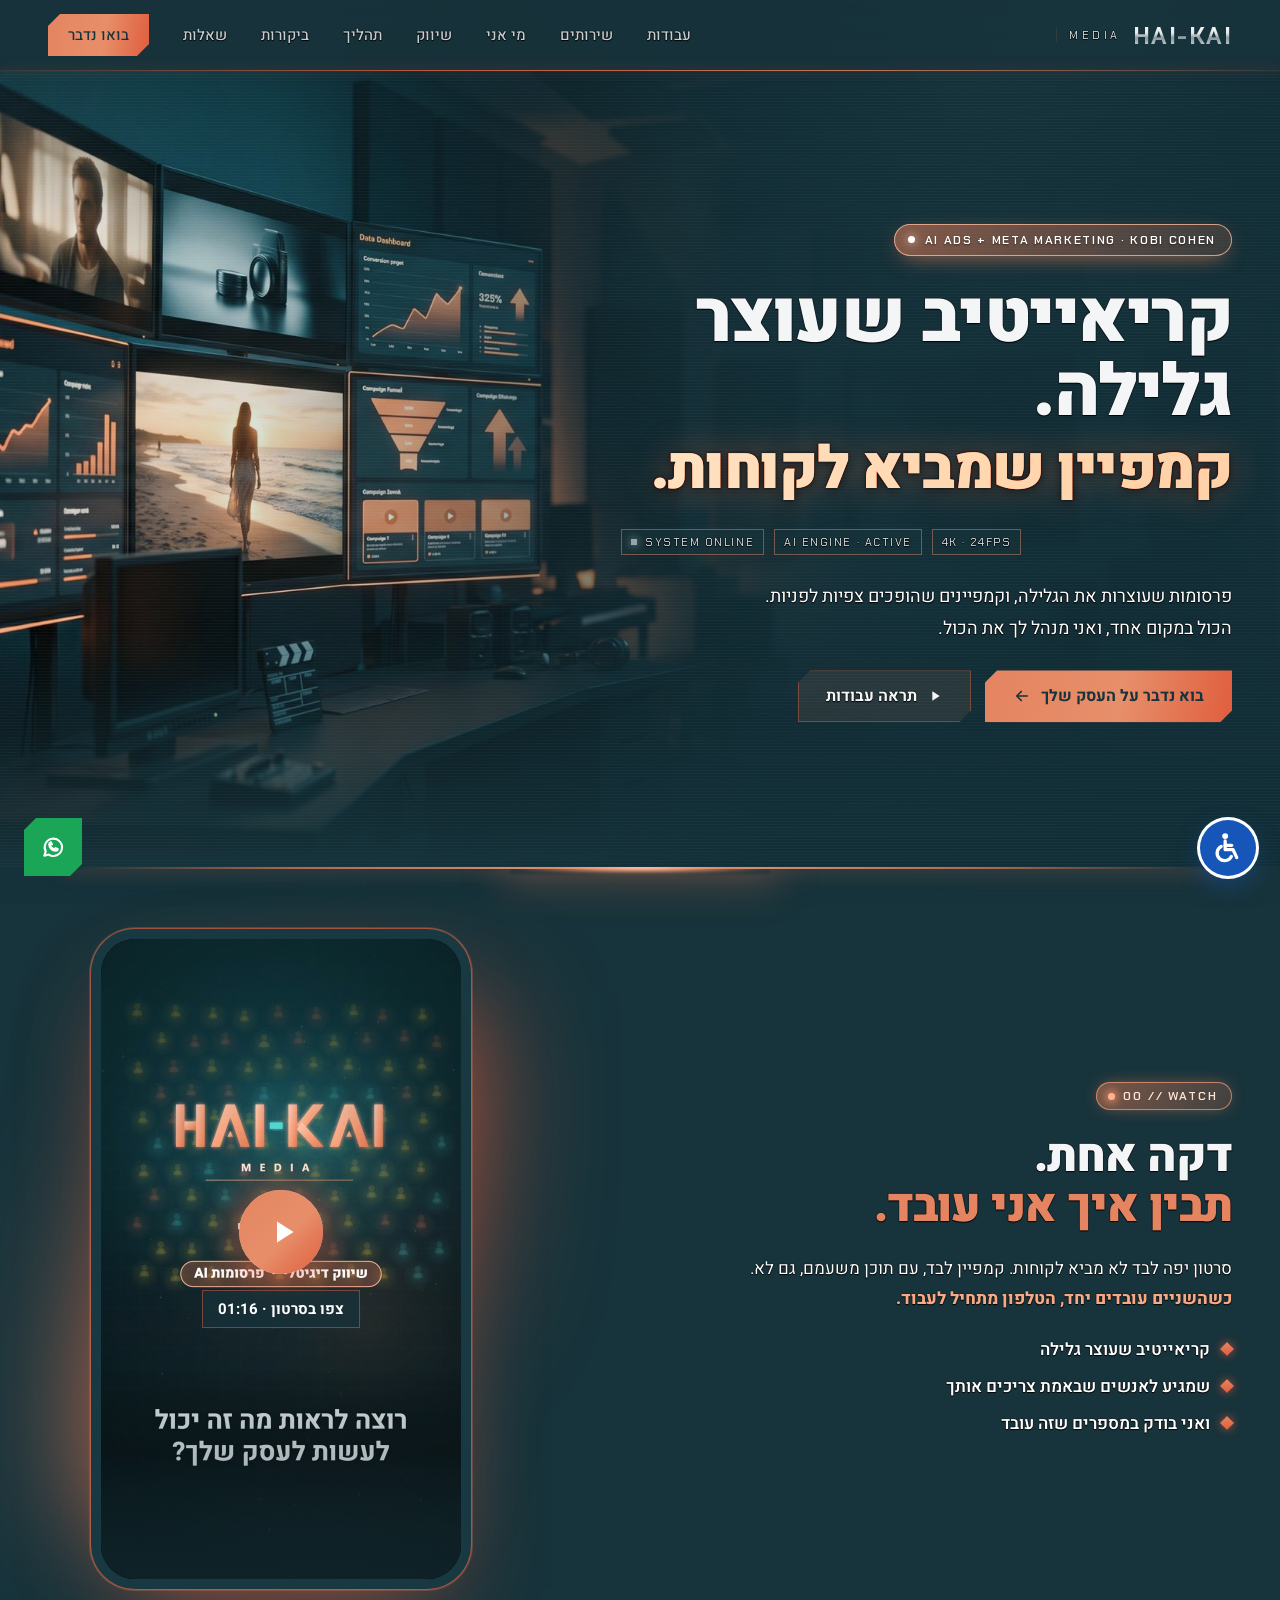
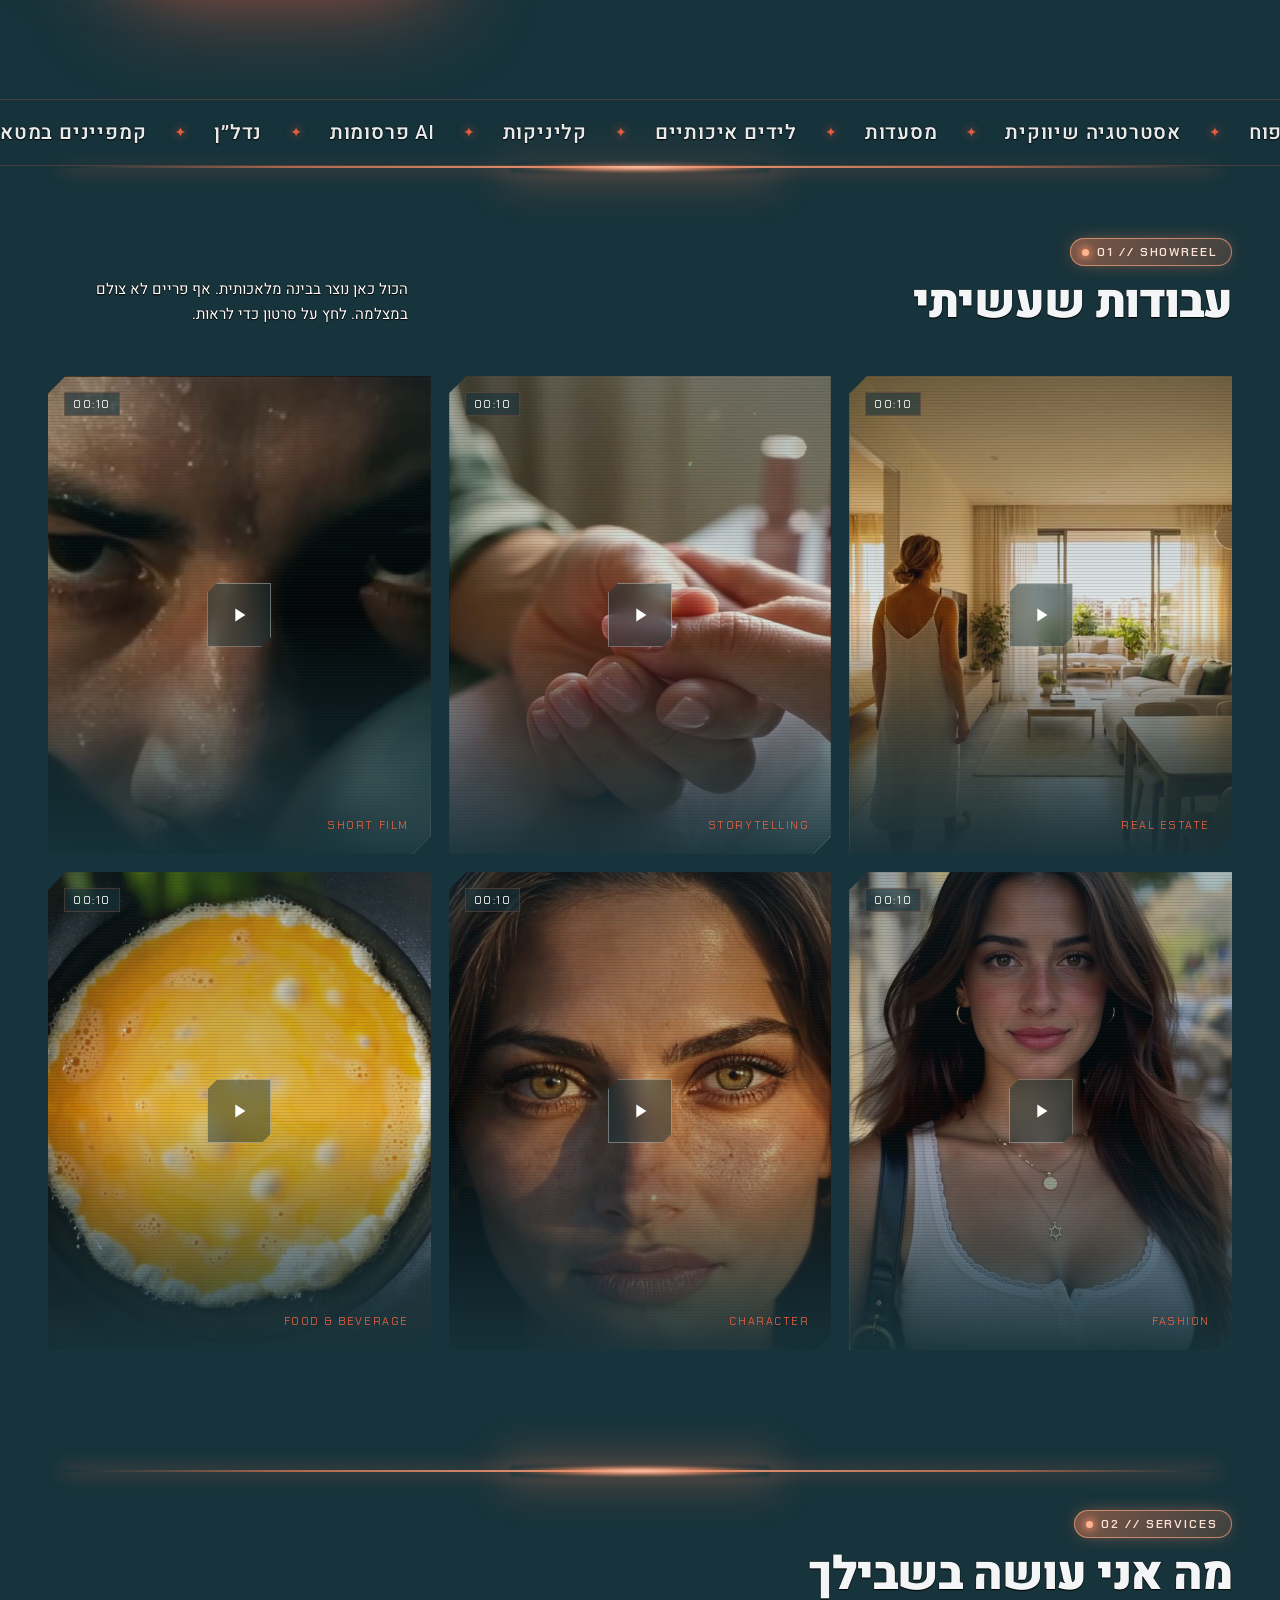
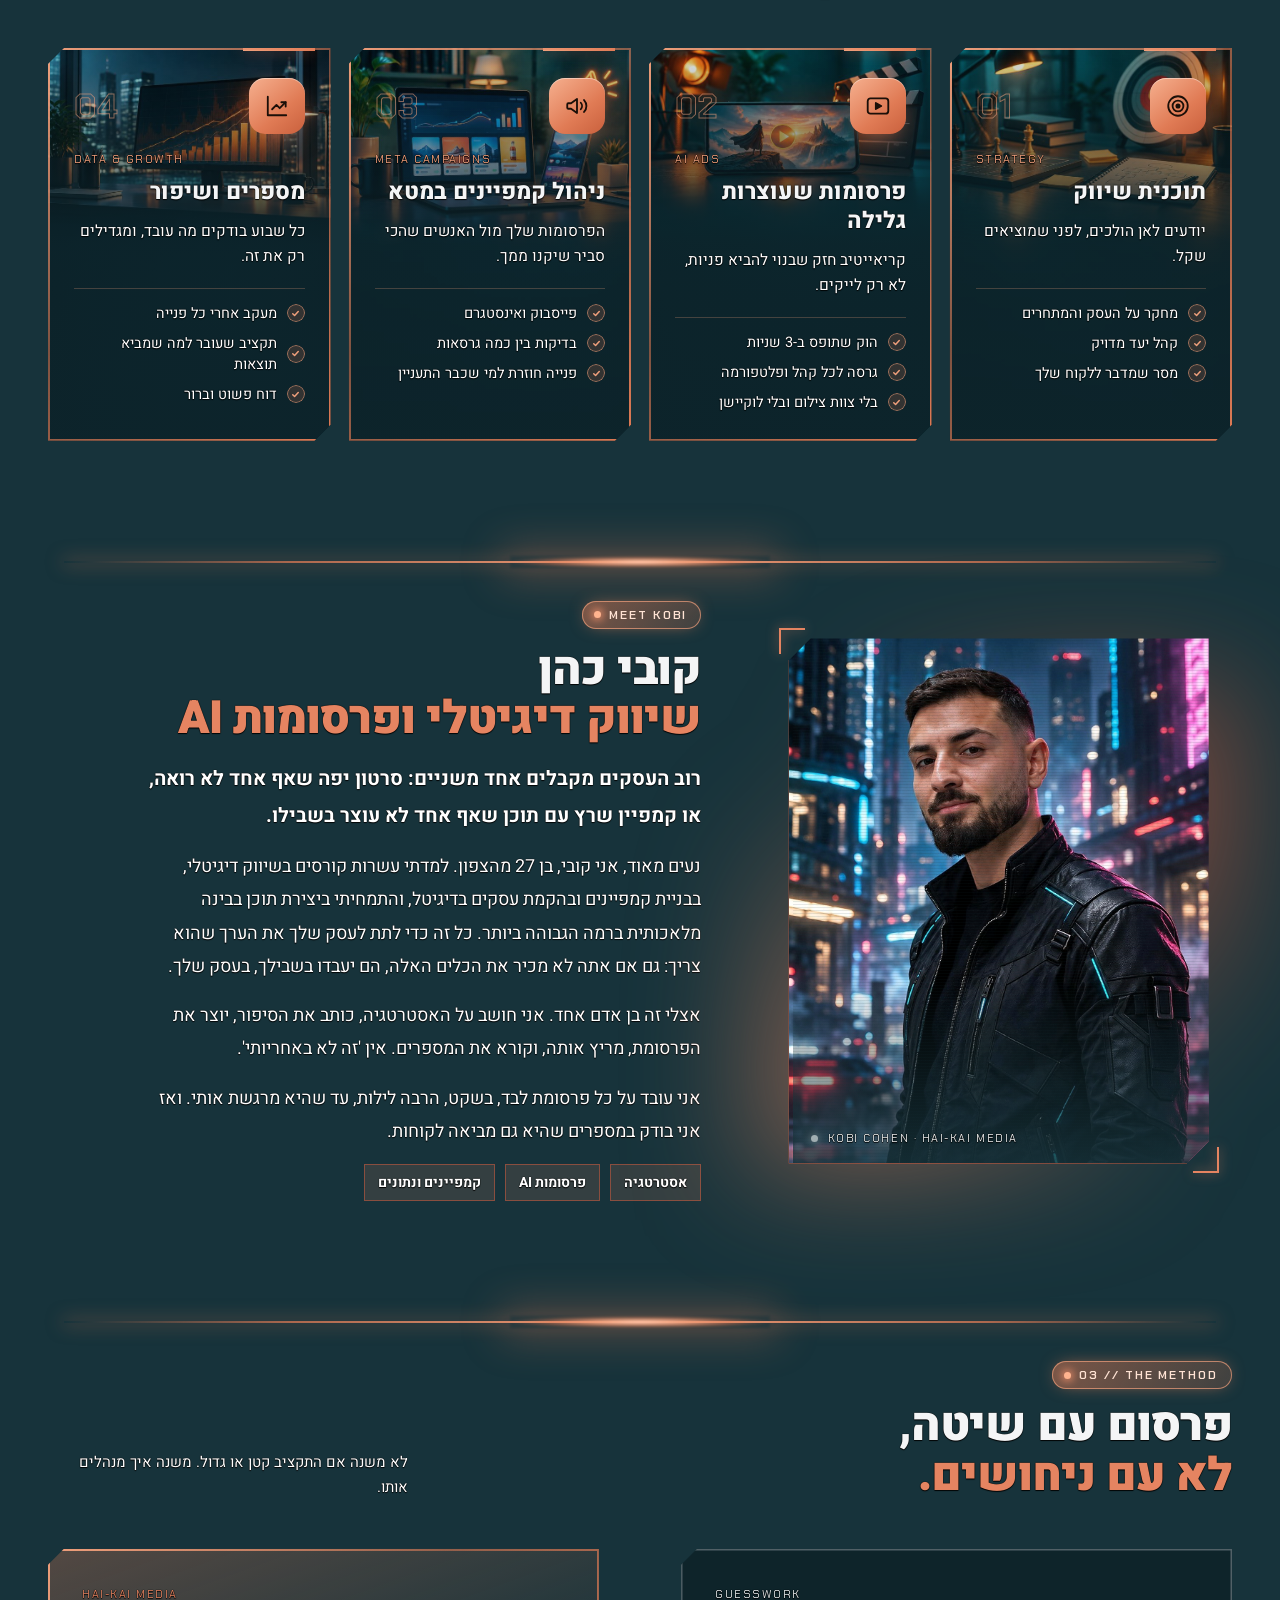
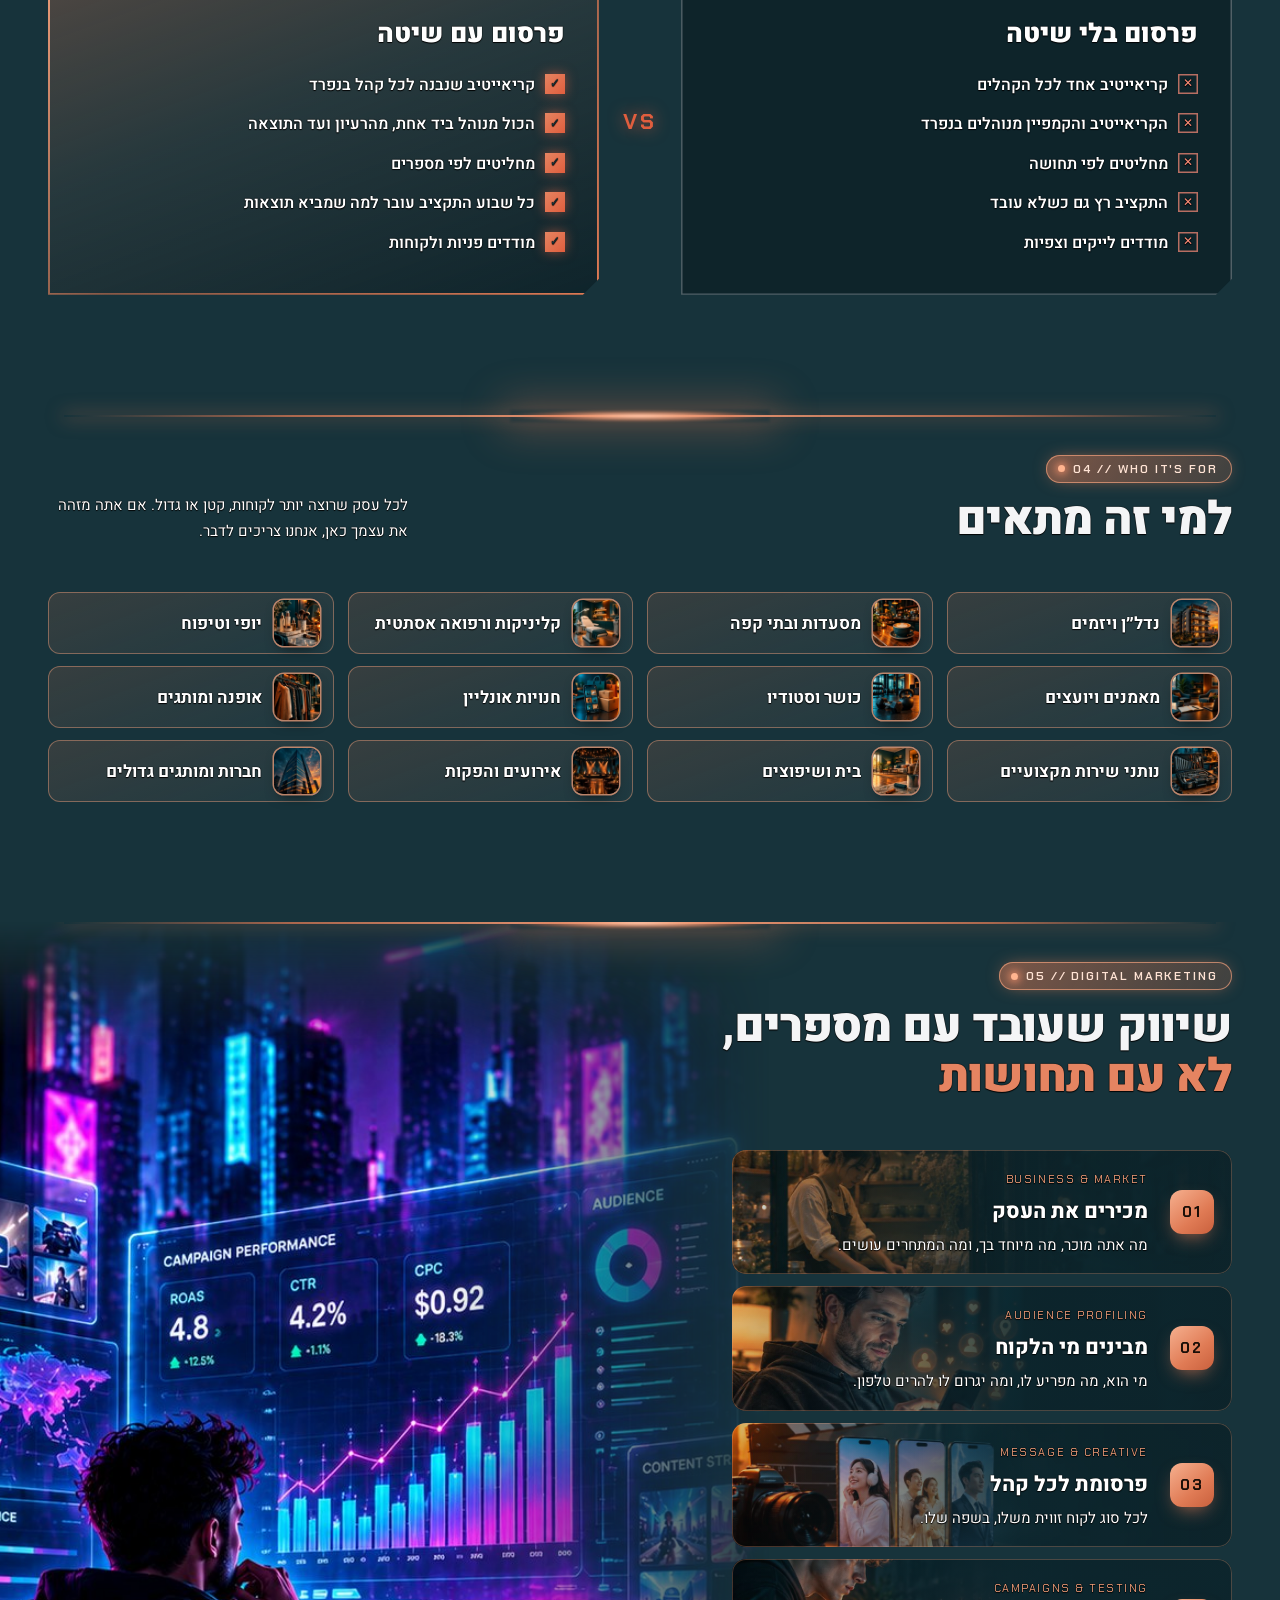
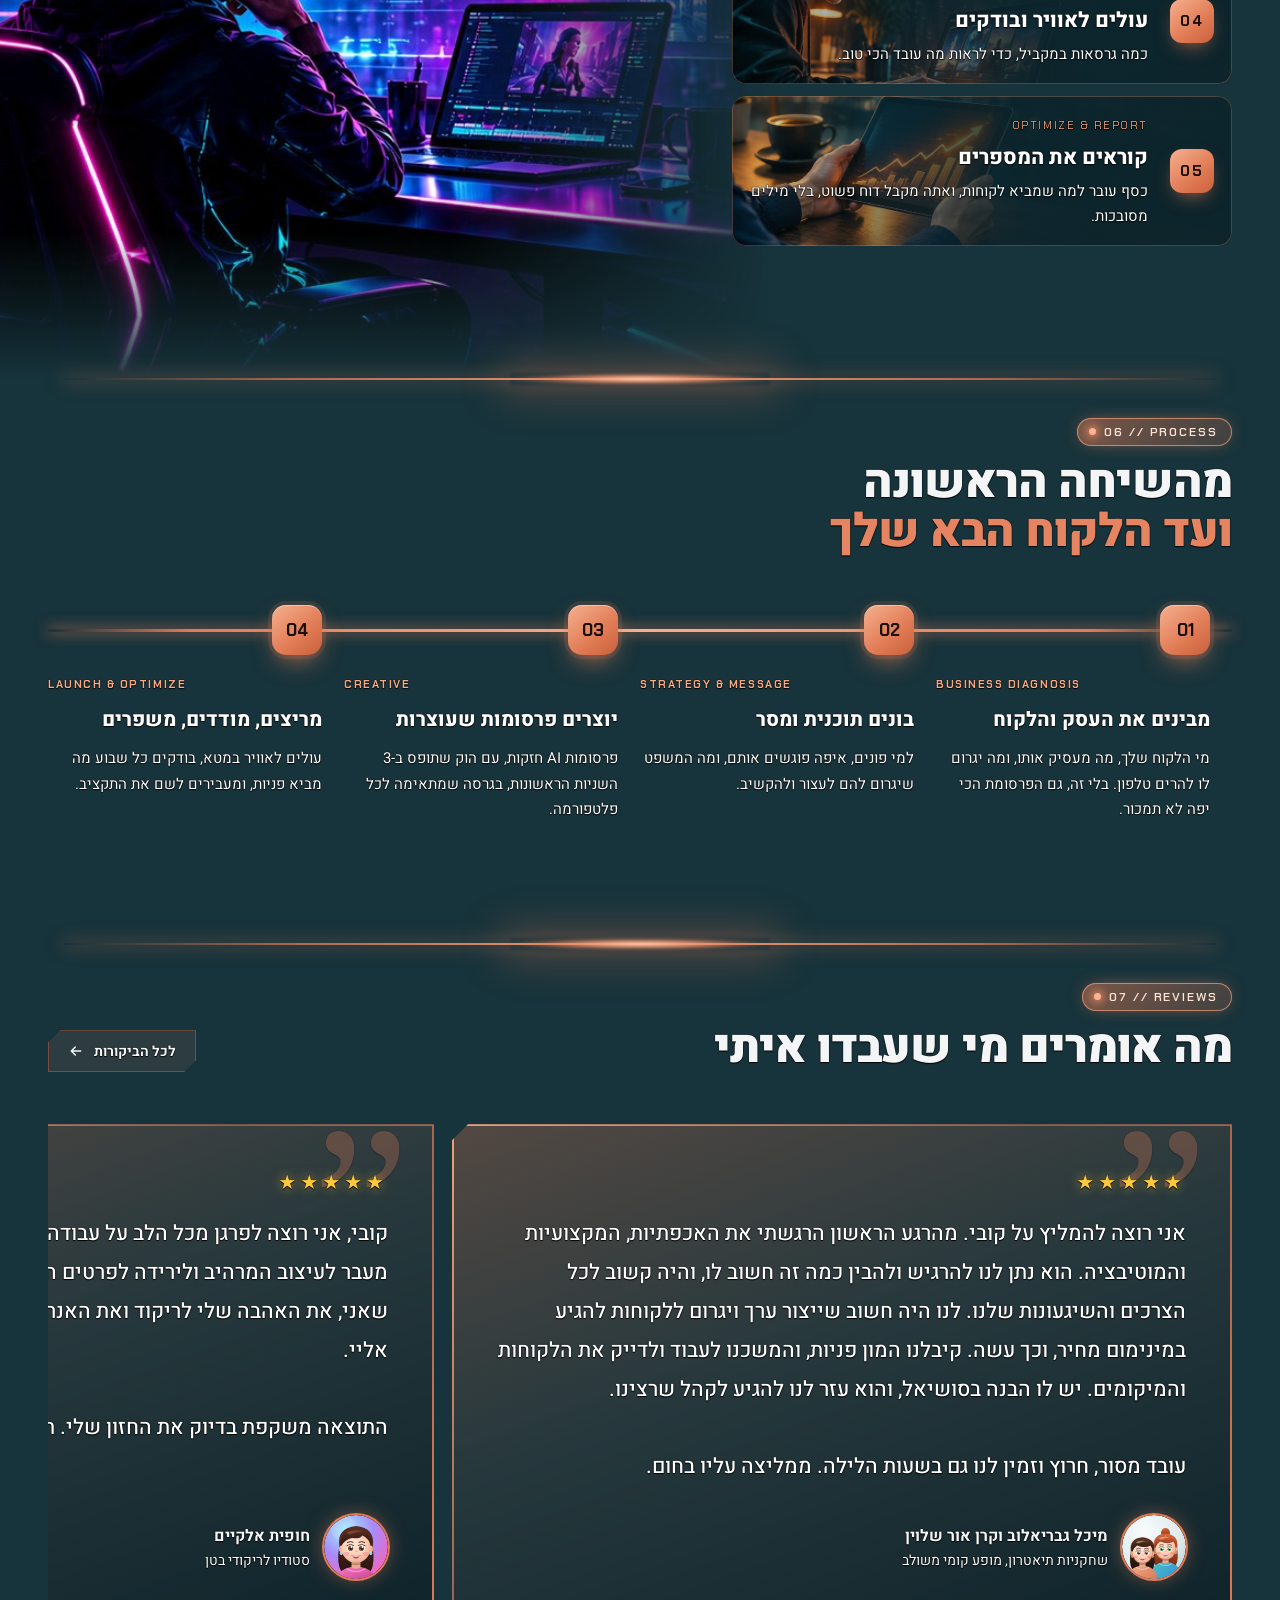
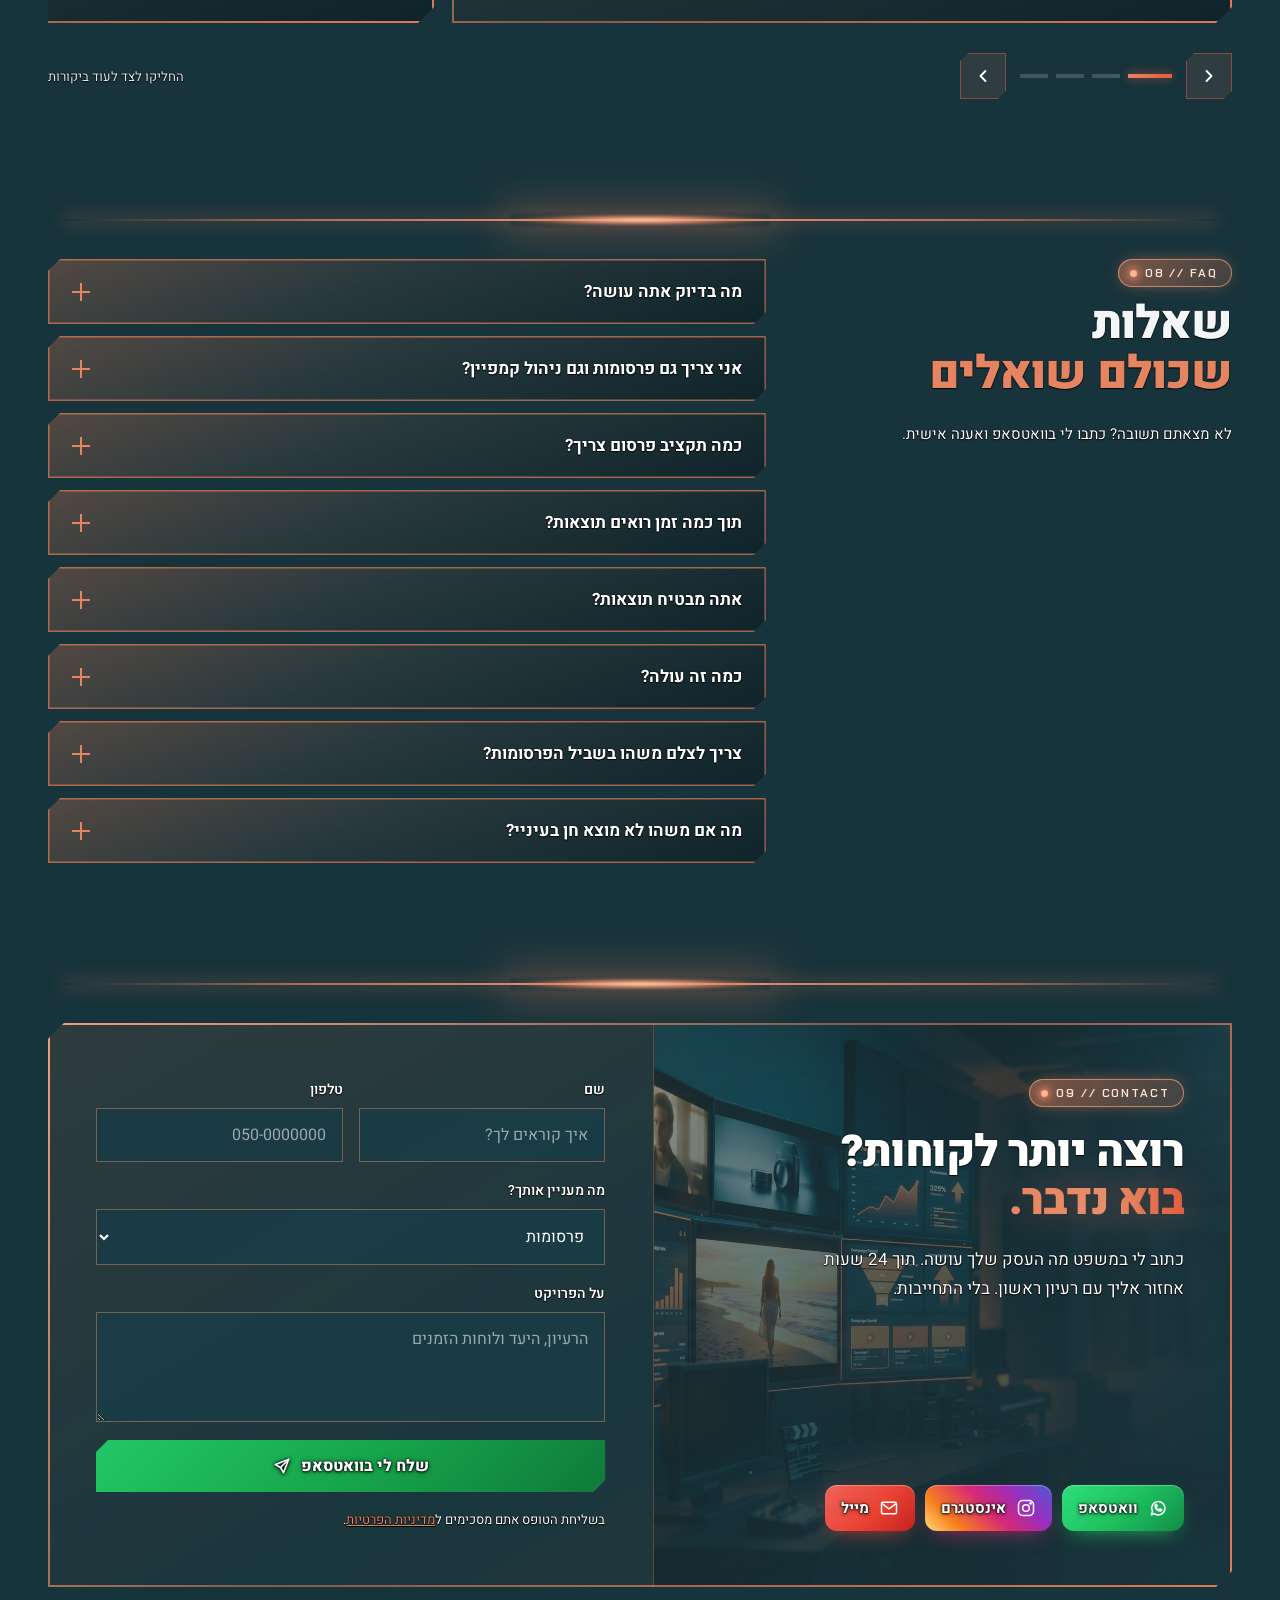
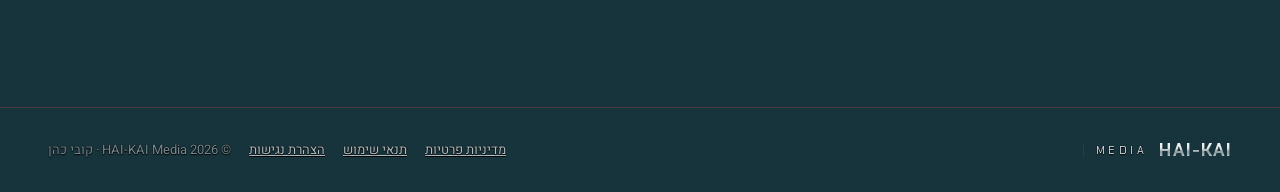
<file: index.html>
<!doctype html>
<html lang="he" dir="rtl">
<head>
<meta charset="utf-8">
<meta name="viewport" content="width=device-width, initial-scale=1, viewport-fit=cover">
<title>סרטוני AI לעסקים ופרסומות בבינה מלאכותית | HAI-KAI Media – קובי כהן</title>
<meta name="description" content="HAI-KAI Media – סטודיו לסרטוני AI לעסקים: פרסומות בבינה מלאכותית, סרטוני תדמית וקמפיינים ממומנים במטא, ברמה קולנועית ובלי צוות צילום. קובי כהן, 050-2701157.">
<meta name="robots" content="index, follow, max-image-preview:large, max-video-preview:-1">
<link rel="canonical" href="https://kaimedia-studio.com/">
<link rel="alternate" hreflang="he-IL" href="https://kaimedia-studio.com/">
<meta name="author" content="קובי כהן">
<meta name="theme-color" content="#17333b">
<meta property="og:type" content="website">
<meta property="og:site_name" content="HAI-KAI Media">
<meta property="og:url" content="https://kaimedia-studio.com/">
<meta property="og:title" content="HAI-KAI Media | סרטוני AI לעסקים">
<meta property="og:description" content="לא רק פרסומות יפות. פרסומות שעובדות בשביל העסק שלך – סרטוני AI וקמפיינים לעסקים.">
<meta property="og:image" content="https://kaimedia-studio.com/assets/og-image.jpg">
<meta property="og:image:width" content="1200">
<meta property="og:image:height" content="630">
<meta property="og:locale" content="he_IL">
<meta name="twitter:card" content="summary_large_image">
<meta name="twitter:title" content="HAI-KAI Media | סרטוני AI לעסקים">
<meta name="twitter:description" content="פרסומות וסרטונים בבינה מלאכותית שעובדים בשביל העסק שלך.">
<meta name="twitter:image" content="https://kaimedia-studio.com/assets/og-image.jpg">
<link rel="icon" href="/favicon.ico" sizes="any">
<link rel="icon" type="image/png" sizes="48x48" href="/favicon-48.png">
<link rel="icon" type="image/png" sizes="192x192" href="/icon-192.png">
<link rel="apple-touch-icon" href="/apple-touch-icon.png">
<script type="application/ld+json">[{"@context": "https://schema.org", "@type": "ProfessionalService", "@id": "https://kaimedia-studio.com/#business", "name": "HAI-KAI Media", "alternateName": "KAI מדיה", "url": "https://kaimedia-studio.com/", "image": "https://kaimedia-studio.com/assets/og-image.jpg", "logo": "https://kaimedia-studio.com/icon-512.png", "description": "HAI-KAI Media – סטודיו לסרטוני AI לעסקים: פרסומות בבינה מלאכותית, סרטוני תדמית וקמפיינים ממומנים במטא, ברמה קולנועית ובלי צוות צילום. קובי כהן, 050-2701157.", "telephone": "+972-50-270-1157", "email": "kobi100055@gmail.com", "areaServed": {"@type": "Country", "name": "Israel"}, "founder": {"@id": "https://kaimedia-studio.com/#kobi"}, "knowsLanguage": ["he", "en"], "sameAs": ["https://www.instagram.com/kobi_cohen_2/"], "hasOfferCatalog": {"@type": "OfferCatalog", "name": "שירותים", "itemListElement": [{"@type": "Offer", "itemOffered": {"@type": "Service", "name": "סרטוני AI לעסקים"}}, {"@type": "Offer", "itemOffered": {"@type": "Service", "name": "פרסומות בבינה מלאכותית"}}, {"@type": "Offer", "itemOffered": {"@type": "Service", "name": "סרטוני תדמית AI"}}, {"@type": "Offer", "itemOffered": {"@type": "Service", "name": "ניהול קמפיינים ממומנים במטא"}}, {"@type": "Offer", "itemOffered": {"@type": "Service", "name": "אפיון קהל יעד ושיווק דיגיטלי"}}]}}, {"@context": "https://schema.org", "@type": "Person", "@id": "https://kaimedia-studio.com/#kobi", "name": "קובי כהן", "alternateName": "Kobi Cohen", "jobTitle": "יוצר תוכן בבינה מלאכותית", "image": "https://kaimedia-studio.com/assets/kobi.jpg", "worksFor": {"@id": "https://kaimedia-studio.com/#business"}, "sameAs": ["https://www.instagram.com/kobi_cohen_2/"]}, {"@context": "https://schema.org", "@type": "WebSite", "@id": "https://kaimedia-studio.com/#website", "url": "https://kaimedia-studio.com/", "name": "HAI-KAI Media", "inLanguage": "he-IL", "publisher": {"@id": "https://kaimedia-studio.com/#business"}}, {"@context": "https://schema.org", "@type": "FAQPage", "mainEntity": [{"@type": "Question", "name": "מה בדיוק אתה עושה?", "acceptedAnswer": {"@type": "Answer", "text": "שני דברים שעובדים יחד: אני יוצר לעסק שלך פרסומות שעוצרות את הגלילה, ומנהל את הקמפיינים במטא (פייסבוק ואינסטגרם) כדי שהן יגיעו לאנשים הנכונים ויביאו פניות."}}, {"@type": "Question", "name": "אני צריך גם פרסומות וגם ניהול קמפיין?", "acceptedAnswer": {"@type": "Answer", "text": "הכי טוב יחד, כי פרסומת חזקה בלי קהל נכון לא מביאה לקוחות, וקמפיין טוב עם תוכן חלש גם לא. אפשר גם להתחיל רק באחד מהם, ונבדוק יחד מה נכון לעסק שלך."}}, {"@type": "Question", "name": "כמה תקציב פרסום צריך?", "acceptedAnswer": {"@type": "Answer", "text": "אין מספר קסם. נגדיר יחד תקציב שמתאים לעסק ולמטרה, נתחיל ממנו, ונגדיל רק את מה שמוכיח את עצמו. תקציב הפרסום משולם ישירות למטא ונשאר בשליטה שלך."}}, {"@type": "Question", "name": "תוך כמה זמן רואים תוצאות?", "acceptedAnswer": {"@type": "Answer", "text": "את הפניות הראשונות רואים בדרך כלל כבר בשבועות הראשונים. את השיפור האמיתי רואים אחרי כמה שבועות של בדיקות, כשכבר ברור מה עובד ולאן להעביר את התקציב."}}, {"@type": "Question", "name": "אתה מבטיח תוצאות?", "acceptedAnswer": {"@type": "Answer", "text": "אף אחד רציני לא יכול להבטיח מספרים. מה שאני כן מבטיח: שיטה מסודרת, בדיקה של המספרים כל שבוע, ודוח פשוט שמראה לך בדיוק לאן הולך כל שקל."}}, {"@type": "Question", "name": "כמה זה עולה?", "acceptedAnswer": {"@type": "Answer", "text": "זה תלוי במה שהעסק צריך: כמה פרסומות, ואם יש גם ניהול קמפיין. בשיחה קצרה של 10 דקות נבין מה מתאים לך, ותקבל הצעה מסודרת ושקופה."}}, {"@type": "Question", "name": "צריך לצלם משהו בשביל הפרסומות?", "acceptedAnswer": {"@type": "Answer", "text": "לא חייבים. אפשר לבנות פרסומת שלמה בבינה מלאכותית. אם יש לך לוגו, תמונות או סרטונים מהעסק, נשתמש בהם כדי שזה ירגיש בדיוק כמו המותג שלך."}}, {"@type": "Question", "name": "מה אם משהו לא מוצא חן בעיניי?", "acceptedAnswer": {"@type": "Answer", "text": "לפני שמתחילים אתה מאשר את הרעיון והמסר, כך שאין הפתעות. אחרי זה יש סבבי תיקונים שמוגדרים מראש."}}]}]</script>
<link rel="preconnect" href="https://fonts.googleapis.com">
<link rel="preconnect" href="https://fonts.gstatic.com" crossorigin>
<link href="https://fonts.googleapis.com/css2?family=Heebo:wght@300;400;500;700;800;900&family=Chakra+Petch:wght@400;500;600;700&display=swap" rel="stylesheet">
<link rel="stylesheet" href="style.css?v=18">
<!-- Meta Pixel -->
<script>
!function(f,b,e,v,n,t,s){if(f.fbq)return;n=f.fbq=function(){n.callMethod?
n.callMethod.apply(n,arguments):n.queue.push(arguments)};if(!f._fbq)f._fbq=n;
n.push=n;n.loaded=!0;n.version='2.0';n.queue=[];t=b.createElement(e);t.async=!0;
t.src=v;s=b.getElementsByTagName(e)[0];s.parentNode.insertBefore(t,s)}(window,
document,'script','https://connect.facebook.net/en_US/fbevents.js');
fbq('init','1378654667816005');
fbq('track','PageView');
</script>
<noscript><img height="1" width="1" style="display:none" src="https://www.facebook.com/tr?id=1378654667816005&ev=PageView&noscript=1" alt=""></noscript>
<!-- End Meta Pixel -->
</head>
<body>

<div class="kai" dir="rtl">
<div class="atmo" aria-hidden="true"></div>

<!-- NAV -->
<header class="nav">
  <div class="wrap nav-in">
    <a class="logo" href="#top" aria-label="HAI-KAI Media – לראש הדף">
      <span class="logo-mark chrome">HAI-KAI</span>
      <span class="logo-sub">MEDIA</span>
    </a>
    <nav class="nav-links" aria-label="ניווט ראשי">
      <a href="#work">עבודות</a>
      <a href="#services">שירותים</a>
      <a href="#about">מי אני</a>
      <a href="#marketing">שיווק</a>
      <a href="#process">תהליך</a>
      <a href="reviews.html">ביקורות</a>
      <a href="#faq">שאלות</a>
      <a class="btn btn-p btn-sm" href="#contact">בואו נדבר</a>
    </nav>
    <button class="burger" type="button" aria-label="תפריט" aria-expanded="false" aria-controls="mmenu">
      <svg class="ico-b" width="22" height="22" viewBox="0 0 24 24" fill="none" stroke="currentColor" stroke-width="2" stroke-linecap="round" aria-hidden="true"><path d="M4 7h16M4 12h16M4 17h10"/></svg>
      <svg class="ico-x" width="22" height="22" viewBox="0 0 24 24" fill="none" stroke="currentColor" stroke-width="2" stroke-linecap="round" aria-hidden="true"><path d="M6 6l12 12M18 6L6 18"/></svg>
    </button>
  </div>
  <nav class="mmenu" id="mmenu" aria-label="תפריט נייד" hidden>
      <a href="#work">עבודות</a>
      <a href="#services">שירותים</a>
      <a href="#about">מי אני</a>
      <a href="#marketing">שיווק</a>
      <a href="#process">תהליך</a>
      <a href="reviews.html">ביקורות</a>
      <a href="#faq">שאלות</a>
      <a href="#contact">בואו נדבר</a>
    </nav>
</header>

<!-- HERO -->
<section class="hero" id="top">
  <div class="hero-bg" aria-hidden="true"></div>
  <div class="hero-shade" aria-hidden="true"></div>
  <div class="scan" aria-hidden="true"></div>
  <div class="wrap">
    <div class="hero-grid">
      <div class="hero-txt">
        <span class="tagline mono"><span class="rec" aria-hidden="true"></span>AI Ads + Meta Marketing · Kobi Cohen</span>
        <h1 class="h1">קריאייטיב שעוצר גלילה.<span class="l2" data-text="קמפיין שמביא לקוחות.">קמפיין שמביא לקוחות.</span></h1>
        <div class="hero-hud mono" aria-hidden="true"><span><i></i>System online</span><span>AI engine · active</span><span>4K · 24FPS</span></div>
        <p class="h-sub">פרסומות שעוצרות את הגלילה, וקמפיינים שהופכים צפיות לפניות. הכול במקום אחד, ואני מנהל לך את הכול.</p>
        <div class="h-cta">
          <a class="btn btn-p" href="#contact">בוא נדבר על העסק שלך
            <svg width="18" height="18" viewBox="0 0 24 24" fill="none" stroke="currentColor" stroke-width="2.2" stroke-linecap="round" stroke-linejoin="round" aria-hidden="true"><path d="M19 12H5M11 6l-6 6 6 6"></path></svg>
          </a>
          <a class="btn btn-g" href="#work">
            <svg width="16" height="16" viewBox="0 0 24 24" fill="currentColor" aria-hidden="true"><path d="M8 5v14l11-7z"></path></svg>
            תראה עבודות
          </a>
        </div>
      </div>

    </div>
  </div>
</section>

<!-- PROMO VIDEO -->
<section class="sec promo" id="promo" style="padding-top: 72px">
  <div class="wrap">
    <div class="promo-grid">
      <div class="promo-txt rv">
        <span class="kicker mono">00 // Watch</span>
        <h2 class="sec-title">דקה אחת.<br><span class="blue">תבין איך אני עובד.</span></h2>
        <p class="promo-lead">סרטון יפה לבד לא מביא לקוחות. קמפיין לבד, עם תוכן משעמם, גם לא. <b>כשהשניים עובדים יחד, הטלפון מתחיל לעבוד.</b></p>
        <ul class="promo-list">
          <li><i aria-hidden="true"></i>קריאייטיב שעוצר גלילה</li>
          <li><i aria-hidden="true"></i>שמגיע לאנשים שבאמת צריכים אותך</li>
          <li><i aria-hidden="true"></i>ואני בודק במספרים שזה עובד</li>
        </ul>
      </div>
      <div class="phone rv">
        <div class="phone-glow" aria-hidden="true"></div>
        <div class="phone-frame">
          <video id="promo-video" src="assets/promo-hk-v4.mp4" poster="assets/promo-hk-v4.jpg" playsinline preload="none" aria-label="סרטון הדגמה של HAI-KAI Media"></video>
          <button class="promo-play" type="button" aria-label="ניגון סרטון ההדגמה (עם קול)">
            <span class="pp-ring" aria-hidden="true"></span>
            <svg width="34" height="34" viewBox="0 0 24 24" fill="#fff" aria-hidden="true"><path d="M8 5v14l11-7z"></path></svg>
            <span class="pp-lbl">צפו בסרטון · 01:16</span>
          </button>
        </div>
      </div>
    </div>
  </div>
</section>

<!-- TICKER -->
<div class="ticker" aria-label="פורמטים ותחומים">
  <div class="tk-track"><span>קמפיינים במטא</span><i aria-hidden="true">✦</i><span>נדל״ן</span><i aria-hidden="true">✦</i><span>פרסומות AI</span><i aria-hidden="true">✦</i><span>קליניקות</span><i aria-hidden="true">✦</i><span>לידים איכותיים</span><i aria-hidden="true">✦</i><span>מסעדות</span><i aria-hidden="true">✦</i><span>אסטרטגיה שיווקית</span><i aria-hidden="true">✦</i><span>יופי וטיפוח</span><i aria-hidden="true">✦</i><span>קריאייטיב שממיר</span><i aria-hidden="true">✦</i><span>חנויות אונליין</span><i aria-hidden="true">✦</i><span>אפיון קהל יעד</span><i aria-hidden="true">✦</i><span>מאמנים ויועצים</span><i aria-hidden="true">✦</i><span>דוחות ותוצאות</span><i aria-hidden="true">✦</i><span>מותגים</span><i aria-hidden="true">✦</i><span>קמפיינים במטא</span><i aria-hidden="true">✦</i><span>נדל״ן</span><i aria-hidden="true">✦</i><span>פרסומות AI</span><i aria-hidden="true">✦</i><span>קליניקות</span><i aria-hidden="true">✦</i><span>לידים איכותיים</span><i aria-hidden="true">✦</i><span>מסעדות</span><i aria-hidden="true">✦</i><span>אסטרטגיה שיווקית</span><i aria-hidden="true">✦</i><span>יופי וטיפוח</span><i aria-hidden="true">✦</i><span>קריאייטיב שממיר</span><i aria-hidden="true">✦</i><span>חנויות אונליין</span><i aria-hidden="true">✦</i><span>אפיון קהל יעד</span><i aria-hidden="true">✦</i><span>מאמנים ויועצים</span><i aria-hidden="true">✦</i><span>דוחות ותוצאות</span><i aria-hidden="true">✦</i><span>מותגים</span><i aria-hidden="true">✦</i><span>קמפיינים במטא</span><i aria-hidden="true">✦</i><span>נדל״ן</span><i aria-hidden="true">✦</i><span>פרסומות AI</span><i aria-hidden="true">✦</i><span>קליניקות</span><i aria-hidden="true">✦</i><span>לידים איכותיים</span><i aria-hidden="true">✦</i><span>מסעדות</span><i aria-hidden="true">✦</i><span>אסטרטגיה שיווקית</span><i aria-hidden="true">✦</i><span>יופי וטיפוח</span><i aria-hidden="true">✦</i><span>קריאייטיב שממיר</span><i aria-hidden="true">✦</i><span>חנויות אונליין</span><i aria-hidden="true">✦</i><span>אפיון קהל יעד</span><i aria-hidden="true">✦</i><span>מאמנים ויועצים</span><i aria-hidden="true">✦</i><span>דוחות ותוצאות</span><i aria-hidden="true">✦</i><span>מותגים</span><i aria-hidden="true">✦</i></div>
</div>

<!-- WORK -->
<section class="sec" id="work" style="padding-top: 72px">
  <div class="wrap">
    <div class="sec-head rv">
      <div class="l">
        <span class="kicker mono">01 // Showreel</span>
        <h2 class="sec-title">עבודות שעשיתי</h2>
      </div>
      <p class="sec-note">הכול כאן נוצר בבינה מלאכותית. אף פריים לא צולם במצלמה. לחץ על סרטון כדי לראות.</p>
    </div>
    <div class="work-grid">
      
        <button type="button" class="tile t2" aria-label="ניגון סרטון: Real Estate">
          <video class="vid" src="assets/837d4fe05f0c63ada25c432255f921f2.mp4" poster="assets/82e15cd63cb4042b28d1b72c87d4db03.jpg" muted loop playsinline preload="none" aria-hidden="true"></video>
          <span class="shade" aria-hidden="true"></span>
          <span class="edge" aria-hidden="true"></span>
          <span class="top mono"><span class="tc">00:10</span>
            <span class="tc live"><span class="eq"><i></i><i></i><i></i></span>LIVE</span>
          </span>
          <span class="play" aria-hidden="true">
            <svg class="i-play" width="22" height="22" viewBox="0 0 24 24" fill="#fff"><path d="M8 5v14l11-7z"></path></svg><svg class="i-pause" width="22" height="22" viewBox="0 0 24 24" fill="#fff"><rect x="6" y="5" width="4" height="14" rx="1"></rect><rect x="14" y="5" width="4" height="14" rx="1"></rect></svg>
          </span>
          <span class="meta">
            <span class="cat mono">Real Estate</span>
          </span>
        </button>
      
        <button type="button" class="tile t4" aria-label="ניגון סרטון: Storytelling">
          <video class="vid" src="assets/story-lakgel.mp4?v=3" poster="assets/story-lakgel.jpg?v=3" muted loop playsinline preload="none" aria-hidden="true"></video>
          <span class="shade" aria-hidden="true"></span>
          <span class="edge" aria-hidden="true"></span>
          <span class="top mono"><span class="tc">00:10</span>
            <span class="tc live"><span class="eq"><i></i><i></i><i></i></span>LIVE</span>
          </span>
          <span class="play" aria-hidden="true">
            <svg class="i-play" width="22" height="22" viewBox="0 0 24 24" fill="#fff"><path d="M8 5v14l11-7z"></path></svg><svg class="i-pause" width="22" height="22" viewBox="0 0 24 24" fill="#fff"><rect x="6" y="5" width="4" height="14" rx="1"></rect><rect x="14" y="5" width="4" height="14" rx="1"></rect></svg>
          </span>
          <span class="meta">
            <span class="cat mono">Storytelling</span>
          </span>
        </button>
      
        <button type="button" class="tile t1" aria-label="ניגון סרטון: Short Film">
          <video class="vid" src="assets/0cb6ffc7882481c1cd4e2a0cde611e87.mp4" poster="assets/a6d01cdb254cf83c4f66868f4983ea25.jpg" muted loop playsinline preload="none" aria-hidden="true"></video>
          <span class="shade" aria-hidden="true"></span>
          <span class="edge" aria-hidden="true"></span>
          <span class="top mono"><span class="tc">00:10</span>
            <span class="tc live"><span class="eq"><i></i><i></i><i></i></span>LIVE</span>
          </span>
          <span class="play" aria-hidden="true">
            <svg class="i-play" width="22" height="22" viewBox="0 0 24 24" fill="#fff"><path d="M8 5v14l11-7z"></path></svg><svg class="i-pause" width="22" height="22" viewBox="0 0 24 24" fill="#fff"><rect x="6" y="5" width="4" height="14" rx="1"></rect><rect x="14" y="5" width="4" height="14" rx="1"></rect></svg>
          </span>
          <span class="meta">
            <span class="cat mono">Short Film</span>
          </span>
        </button>
      
        <button type="button" class="tile t3" aria-label="ניגון סרטון: Fashion">
          <video class="vid" src="assets/a05739889c74566b743c805c3101a6ff.mp4" poster="assets/eb1fe71568a4d2ff684a4f7210304cc1.jpg" muted loop playsinline preload="none" aria-hidden="true"></video>
          <span class="shade" aria-hidden="true"></span>
          <span class="edge" aria-hidden="true"></span>
          <span class="top mono"><span class="tc">00:10</span>
            <span class="tc live"><span class="eq"><i></i><i></i><i></i></span>LIVE</span>
          </span>
          <span class="play" aria-hidden="true">
            <svg class="i-play" width="22" height="22" viewBox="0 0 24 24" fill="#fff"><path d="M8 5v14l11-7z"></path></svg><svg class="i-pause" width="22" height="22" viewBox="0 0 24 24" fill="#fff"><rect x="6" y="5" width="4" height="14" rx="1"></rect><rect x="14" y="5" width="4" height="14" rx="1"></rect></svg>
          </span>
          <span class="meta">
            <span class="cat mono">Fashion</span>
          </span>
        </button>
      
        <button type="button" class="tile t5" aria-label="ניגון סרטון: Character">
          <video class="vid" src="assets/character-koba.mp4?v=2" poster="assets/character-koba.jpg?v=2" muted loop playsinline preload="none" aria-hidden="true"></video>
          <span class="shade" aria-hidden="true"></span>
          <span class="edge" aria-hidden="true"></span>
          <span class="top mono"><span class="tc">00:10</span>
            <span class="tc live"><span class="eq"><i></i><i></i><i></i></span>LIVE</span>
          </span>
          <span class="play" aria-hidden="true">
            <svg class="i-play" width="22" height="22" viewBox="0 0 24 24" fill="#fff"><path d="M8 5v14l11-7z"></path></svg><svg class="i-pause" width="22" height="22" viewBox="0 0 24 24" fill="#fff"><rect x="6" y="5" width="4" height="14" rx="1"></rect><rect x="14" y="5" width="4" height="14" rx="1"></rect></svg>
          </span>
          <span class="meta">
            <span class="cat mono">Character</span>
          </span>
        </button>
      
        <button type="button" class="tile t6" aria-label="ניגון סרטון: Food & Beverage">
          <video class="vid" src="assets/9b2521f8229818cd7be4fae256408923.mp4" poster="assets/0d1915f65cb23bd7eeed6fb586f4551f.jpg" muted loop playsinline preload="none" aria-hidden="true"></video>
          <span class="shade" aria-hidden="true"></span>
          <span class="edge" aria-hidden="true"></span>
          <span class="top mono"><span class="tc">00:10</span>
            <span class="tc live"><span class="eq"><i></i><i></i><i></i></span>LIVE</span>
          </span>
          <span class="play" aria-hidden="true">
            <svg class="i-play" width="22" height="22" viewBox="0 0 24 24" fill="#fff"><path d="M8 5v14l11-7z"></path></svg><svg class="i-pause" width="22" height="22" viewBox="0 0 24 24" fill="#fff"><rect x="6" y="5" width="4" height="14" rx="1"></rect><rect x="14" y="5" width="4" height="14" rx="1"></rect></svg>
          </span>
          <span class="meta">
            <span class="cat mono">Food & Beverage</span>
          </span>
        </button>
      
    </div>
  </div>
</section>

<!-- SERVICES -->
<section class="sec" id="services" style="padding-top: 40px">
  <div class="wrap">
    <div class="sec-head rv">
      <div class="l">
        <span class="kicker mono">02 // Services</span>
        <h2 class="sec-title">מה אני עושה בשבילך</h2>
      </div>
    </div>
    <p class="swipe-hint">החליקו לצד ←</p>
    <div class="svc-grid">
      <article class="panel svc rv">
        <div class="svc-top"><div class="ico"><svg width="26" height="26" viewBox="0 0 24 24" fill="none" stroke="currentColor" stroke-width="1.7" stroke-linecap="round" stroke-linejoin="round" aria-hidden="true"><circle cx="12" cy="12" r="9"/><circle cx="12" cy="12" r="5"/><circle cx="12" cy="12" r="1.5" fill="currentColor"/></svg></div><span class="svc-n mono">01</span></div>
        <span class="en mono">Strategy</span>
        <h3>תוכנית שיווק</h3>
        <p>יודעים לאן הולכים, לפני שמוציאים שקל.</p>
        <ul class="svc-pts"><li>מחקר על העסק והמתחרים</li><li>קהל יעד מדויק</li><li>מסר שמדבר ללקוח שלך</li></ul>
      </article>
      <article class="panel svc rv">
        <div class="svc-top"><div class="ico"><svg width="26" height="26" viewBox="0 0 24 24" fill="none" stroke="currentColor" stroke-width="1.7" stroke-linecap="round" stroke-linejoin="round" aria-hidden="true"><rect x="2.5" y="5" width="19" height="14" rx="2.5"/><path d="M10 9.2l5 2.8-5 2.8z" fill="currentColor"/></svg></div><span class="svc-n mono">02</span></div>
        <span class="en mono">AI Ads</span>
        <h3>פרסומות שעוצרות גלילה</h3>
        <p>קריאייטיב חזק שבנוי להביא פניות, לא רק לייקים.</p>
        <ul class="svc-pts"><li>הוק שתופס ב-3 שניות</li><li>גרסה לכל קהל ופלטפורמה</li><li>בלי צוות צילום ובלי לוקיישן</li></ul>
      </article>
      <article class="panel svc rv">
        <div class="svc-top"><div class="ico"><svg width="26" height="26" viewBox="0 0 24 24" fill="none" stroke="currentColor" stroke-width="1.7" stroke-linecap="round" stroke-linejoin="round" aria-hidden="true"><path d="M3 10.5v3a1 1 0 0 0 1 1h2.5L12 18.5v-13L6.5 9.5H4a1 1 0 0 0-1 1z"/><path d="M15.5 9a4.5 4.5 0 0 1 0 6"/><path d="M18.5 6.5a8 8 0 0 1 0 11"/></svg></div><span class="svc-n mono">03</span></div>
        <span class="en mono">Meta Campaigns</span>
        <h3>ניהול קמפיינים במטא</h3>
        <p>הפרסומות שלך מול האנשים שהכי סביר שיקנו ממך.</p>
        <ul class="svc-pts"><li>פייסבוק ואינסטגרם</li><li>בדיקות בין כמה גרסאות</li><li>פנייה חוזרת למי שכבר התעניין</li></ul>
      </article>
      <article class="panel svc rv">
        <div class="svc-top"><div class="ico"><svg width="26" height="26" viewBox="0 0 24 24" fill="none" stroke="currentColor" stroke-width="1.7" stroke-linecap="round" stroke-linejoin="round" aria-hidden="true"><path d="M3.5 3.5v17h17"/><path d="M7.5 15l4-4 3 3 5.5-5.5"/><path d="M16 8.5h4v4"/></svg></div><span class="svc-n mono">04</span></div>
        <span class="en mono">Data &amp; Growth</span>
        <h3>מספרים ושיפור</h3>
        <p>כל שבוע בודקים מה עובד, ומגדילים רק את זה.</p>
        <ul class="svc-pts"><li>מעקב אחרי כל פנייה</li><li>תקציב שעובר למה שמביא תוצאות</li><li>דוח פשוט וברור</li></ul>
      </article>
    </div>
  </div>
</section>

<!-- ABOUT / MEET KOBI -->
<section class="sec meet" id="about" style="padding-top: 40px">
  <div class="wrap">
    <div class="meet-grid">
      <div class="meet-photo pop">
        <div class="meet-glow" aria-hidden="true"></div>
        <figure class="meet-frame">
          <img src="assets/kobi.jpg?v=2" alt="קובי כהן, יוצר תוכן בבינה מלאכותית" width="1200" height="2126" loading="lazy">
          <figcaption class="meet-tag mono"><span class="rec" aria-hidden="true"></span>Kobi Cohen · HAI-KAI Media</figcaption>
        </figure>
        <span class="corner c-tl" aria-hidden="true"></span><span class="corner c-br" aria-hidden="true"></span>
      </div>
      <div class="meet-txt pop pop-2">
        <span class="kicker mono">Meet Kobi</span>
        <h2 class="sec-title">קובי כהן<br><span class="blue">שיווק דיגיטלי ופרסומות AI</span></h2>
        <p class="meet-bio meet-lead">רוב העסקים מקבלים אחד משניים: סרטון יפה שאף אחד לא רואה, או קמפיין שרץ עם תוכן שאף אחד לא עוצר בשבילו.</p>
        <p class="meet-bio">נעים מאוד, אני קובי, בן 27 מהצפון. למדתי עשרות קורסים בשיווק דיגיטלי, בבניית קמפיינים ובהקמת עסקים בדיגיטל, והתמחיתי ביצירת תוכן בבינה מלאכותית ברמה הגבוהה ביותר. כל זה כדי לתת לעסק שלך את הערך שהוא צריך: גם אם אתה לא מכיר את הכלים האלה, הם יעבדו בשבילך, בעסק שלך.</p>
        <p class="meet-bio">אצלי זה בן אדם אחד. אני חושב על האסטרטגיה, כותב את הסיפור, יוצר את הפרסומת, מריץ אותה, וקורא את המספרים. אין 'זה לא באחריותי'.</p>
        <p class="meet-bio">אני עובד על כל פרסומת לבד, בשקט, הרבה לילות, עד שהיא מרגשת אותי. ואז אני בודק במספרים שהיא גם מביאה לקוחות.</p>
        <ul class="meet-tags">
          <li>אסטרטגיה</li>
          <li>פרסומות AI</li>
          <li>קמפיינים ונתונים</li>
        </ul>
      </div>
    </div>
  </div>
</section>

<!-- WHY AI -->
<section class="sec" id="why" style="padding-top: 40px">
  <div class="wrap">
    <div class="sec-head rv">
      <div class="l">
        <span class="kicker mono">03 // The Method</span>
        <h2 class="sec-title">פרסום עם שיטה,<br><span class="blue">לא עם ניחושים.</span></h2>
      </div>
      <p class="sec-note">לא משנה אם התקציב קטן או גדול. משנה איך מנהלים אותו.</p>
    </div>
    <p class="swipe-hint">החליקו לצד ←</p>
    <div class="vs rv">
      <div class="vs-col old">
        <span class="en mono">Guesswork</span>
        <h3>פרסום בלי שיטה</h3>
        <ul>
          <li>קריאייטיב אחד לכל הקהלים</li>
          <li>הקריאייטיב והקמפיין מנוהלים בנפרד</li>
          <li>מחליטים לפי תחושה</li>
          <li>התקציב רץ גם כשלא עובד</li>
          <li>מודדים לייקים וצפיות</li>
        </ul>
      </div>
      <div class="vs-mid mono" aria-hidden="true">VS</div>
      <div class="vs-col new panel">
        <span class="en mono">HAI-KAI Media</span>
        <h3>פרסום עם שיטה</h3>
        <ul>
          <li>קריאייטיב שנבנה לכל קהל בנפרד</li>
          <li>הכול מנוהל ביד אחת, מהרעיון ועד התוצאה</li>
          <li>מחליטים לפי מספרים</li>
          <li>כל שבוע התקציב עובר למה שמביא תוצאות</li>
          <li>מודדים פניות ולקוחות</li>
        </ul>
      </div>
    </div>
  </div>
</section>

<!-- INDUSTRIES -->
<section class="sec" id="who" style="padding-top: 40px">
  <div class="wrap">
    <div class="sec-head rv">
      <div class="l">
        <span class="kicker mono">04 // Who it's for</span>
        <h2 class="sec-title">למי זה מתאים</h2>
      </div>
      <p class="sec-note">לכל עסק שרוצה יותר לקוחות, קטן או גדול. אם אתה מזהה את עצמך כאן, אנחנו צריכים לדבר.</p>
    </div>
    <ul class="who-list rv">
      <li><img class="who-img" src="assets/who-1.jpg?v=1" alt="" width="200" height="200" loading="lazy">נדל״ן ויזמים</li>
      <li><img class="who-img" src="assets/who-2.jpg?v=1" alt="" width="200" height="200" loading="lazy">מסעדות ובתי קפה</li>
      <li><img class="who-img" src="assets/who-3.jpg?v=1" alt="" width="200" height="200" loading="lazy">קליניקות ורפואה אסתטית</li>
      <li><img class="who-img" src="assets/who-4.jpg?v=1" alt="" width="200" height="200" loading="lazy">יופי וטיפוח</li>
      <li><img class="who-img" src="assets/who-5.jpg?v=1" alt="" width="200" height="200" loading="lazy">מאמנים ויועצים</li>
      <li><img class="who-img" src="assets/who-6.jpg?v=1" alt="" width="200" height="200" loading="lazy">כושר וסטודיו</li>
      <li><img class="who-img" src="assets/who-7.jpg?v=1" alt="" width="200" height="200" loading="lazy">חנויות אונליין</li>
      <li><img class="who-img" src="assets/who-8.jpg?v=1" alt="" width="200" height="200" loading="lazy">אופנה ומותגים</li>
      <li><img class="who-img" src="assets/who-9.jpg?v=1" alt="" width="200" height="200" loading="lazy">נותני שירות מקצועיים</li>
      <li><img class="who-img" src="assets/who-10.jpg?v=1" alt="" width="200" height="200" loading="lazy">בית ושיפוצים</li>
      <li><img class="who-img" src="assets/who-11.jpg?v=1" alt="" width="200" height="200" loading="lazy">אירועים והפקות</li>
      <li><img class="who-img" src="assets/who-12.jpg?v=1" alt="" width="200" height="200" loading="lazy">חברות ומותגים גדולים</li>
    </ul>
  </div>
</section>

<!-- MARKETING -->
<section class="sec mkt-sec" id="marketing" style="padding-top: 40px">
  <div class="mkt-art" role="img" aria-label="ניהול קמפיינים ממומנים: דשבורד ביצועים, קהלים וקריאייטיב"></div>
  <div class="wrap">
    <div class="sec-head rv">
      <div class="l">
        <span class="kicker mono">05 // Digital Marketing</span>
        <h2 class="sec-title">שיווק שעובד עם מספרים,<br><span class="blue">לא עם תחושות</span></h2>
      </div>
    </div>
    <div class="mkt mkt-solo">
      <ol class="mkt-steps rv">
        <li><span class="ms-n mono">01</span><div><span class="en mono">Business &amp; Market</span><h3>מכירים את העסק</h3><p>מה אתה מוכר, מה מיוחד בך, ומה המתחרים עושים.</p></div></li>
        <li><span class="ms-n mono">02</span><div><span class="en mono">Audience Profiling</span><h3>מבינים מי הלקוח</h3><p>מי הוא, מה מפריע לו, ומה יגרום לו להרים טלפון.</p></div></li>
        <li><span class="ms-n mono">03</span><div><span class="en mono">Message &amp; Creative</span><h3>פרסומת לכל קהל</h3><p>לכל סוג לקוח זווית משלו, בשפה שלו.</p></div></li>
        <li><span class="ms-n mono">04</span><div><span class="en mono">Campaigns &amp; Testing</span><h3>עולים לאוויר ובודקים</h3><p>כמה גרסאות במקביל, כדי לראות מה עובד הכי טוב.</p></div></li>
        <li><span class="ms-n mono">05</span><div><span class="en mono">Optimize &amp; Report</span><h3>קוראים את המספרים</h3><p>כסף עובר למה שמביא לקוחות, ואתה מקבל דוח פשוט, בלי מילים מסובכות.</p></div></li>
      </ol>
    </div>
  </div>
</section>

<!-- PROCESS -->
<section class="sec" id="process" style="padding-top: 40px">
  <div class="wrap">
    <div class="sec-head rv">
      <div class="l">
        <span class="kicker mono">06 // Process</span>
        <h2 class="sec-title">מהשיחה הראשונה<br><span class="blue">ועד הלקוח הבא שלך</span></h2>
      </div>
    </div>
    <p class="swipe-hint">החליקו לצד ←</p>
    <div class="proc rv">
      <div class="step"><span class="dot">01</span><span class="en mono">Business Diagnosis</span><h3>מבינים את העסק והלקוח</h3><p>מי הלקוח שלך, מה מעסיק אותו, ומה יגרום לו להרים טלפון. בלי זה, גם הפרסומת הכי יפה לא תמכור.</p></div>
      <div class="step"><span class="dot">02</span><span class="en mono">Strategy &amp; Message</span><h3>בונים תוכנית ומסר</h3><p>למי פונים, איפה פוגשים אותם, ומה המשפט שיגרום להם לעצור ולהקשיב.</p></div>
      <div class="step"><span class="dot">03</span><span class="en mono">Creative</span><h3>יוצרים פרסומות שעוצרות</h3><p>פרסומות AI חזקות, עם הוק שתופס ב-3 השניות הראשונות, בגרסה שמתאימה לכל פלטפורמה.</p></div>
      <div class="step"><span class="dot">04</span><span class="en mono">Launch &amp; Optimize</span><h3>מריצים, מודדים, משפרים</h3><p>עולים לאוויר במטא, בודקים כל שבוע מה מביא פניות, ומעבירים לשם את התקציב.</p></div>
    </div>
  </div>
</section>

<!-- REVIEWS -->
<section class="sec" id="reviews" style="padding-top: 40px">
  <div class="wrap">
    <div class="sec-head rv">
      <div class="l">
        <span class="kicker mono">07 // Reviews</span>
        <h2 class="sec-title">מה אומרים מי שעבדו איתי</h2>
      </div>
      <a class="btn btn-g btn-sm" href="reviews.html">לכל הביקורות
        <svg width="16" height="16" viewBox="0 0 24 24" fill="none" stroke="currentColor" stroke-width="2.2" stroke-linecap="round" stroke-linejoin="round" aria-hidden="true"><path d="M19 12H5M11 6l-6 6 6 6"></path></svg>
      </a>
    </div>
    <div class="rc rv">
      <div class="rc-track" tabindex="0" aria-label="ביקורות לקוחות – החליקו לצד לעוד">
        <figure class="panel quote rc-slide" aria-roledescription="slide">
        <span class="q-mark" aria-hidden="true">”</span>
        <div class="stars" aria-label="5 כוכבים">★★★★★</div>
        <blockquote>אני רוצה להמליץ על קובי. מהרגע הראשון הרגשתי את האכפתיות, המקצועיות והמוטיבציה. הוא נתן לנו להרגיש ולהבין כמה זה חשוב לו, והיה קשוב לכל הצרכים והשיגעונות שלנו. לנו היה חשוב שייצור ערך ויגרום ללקוחות להגיע במינימום מחיר, וכך עשה. קיבלנו המון פניות, והמשכנו לעבוד ולדייק את הלקוחות והמיקומים. יש לו הבנה בסושיאל, והוא עזר לנו להגיע לקהל שרצינו.<br><br>עובד מסור, חרוץ וזמין לנו גם בשעות הלילה. ממליצה עליו בחום.</blockquote>
        <figcaption><img class="q-av-img" src="assets/avatar-duo.svg?v=1" alt="" width="56" height="56"><span><b>מיכל גבריאלוב וקרן אור שלוין</b><span class="q-role">שחקניות תיאטרון, מופע קומי משולב</span></span></figcaption>
      </figure>
        <figure class="panel quote rc-slide" aria-roledescription="slide">
      <span class="q-mark" aria-hidden="true">”</span>
      <div class="stars" aria-label="5 כוכבים">★★★★★</div>
      <blockquote>קובי, אני רוצה לפרגן מכל הלב על עבודה מקצועית, יצירתית ומדויקת להפליא. מעבר לעיצוב המרהיב ולירידה לפרטים הקטנים, הצלחת להביא לידי ביטוי את מי שאני, את האהבה שלי לריקוד ואת האנרגיה שאני רוצה להעביר לנשים שמגיעות אליי.<br><br>התוצאה משקפת בדיוק את החזון שלי. תודה ושמחה שאנו עובדים יחד.</blockquote>
      <figcaption><img class="q-av-img" src="assets/avatar-dancer.svg?v=3" alt="" width="56" height="56"><span><b>חופית אלקיים</b><span class="q-role">סטודיו לריקודי בטן</span></span></figcaption>
    </figure>
        <figure class="panel quote rc-slide" aria-roledescription="slide">
        <span class="q-mark" aria-hidden="true">”</span>
        <div class="stars" aria-label="5 כוכבים">★★★★★</div>
        <blockquote>קובי נותן שירות סופר מקצועי ואנושי.<br>חושב מחוץ לקופסה ויוצר את הקריאטיב בצורה הכי חדשנית שיש היום!!<br>ממליצה בחום.</blockquote>
        <figcaption><img class="q-av-img" src="assets/avatar-shani.svg?v=3" alt="" width="56" height="56"><span><b>שני ברגה</b><span class="q-role">קואוצ׳רית למתבגרים</span></span></figcaption>
      </figure>
        <figure class="panel quote rc-slide" aria-roledescription="slide">
        <span class="q-mark" aria-hidden="true">”</span>
        <div class="stars" aria-label="5 כוכבים">★★★★★</div>
        <blockquote>קובי, תודה רבה על השירות שלך והעזרה שלך בפרויקט האישי שלי.<br>משקיע ומקצוען בטירוף.</blockquote>
        <figcaption><img class="q-av-img" src="assets/avatar-liam.svg?v=3" alt="" width="56" height="56"><span><b>ליאם כהן</b><span class="q-role">פרויקט אישי</span></span></figcaption>
      </figure>
        <div class="panel rc-slide rc-add" aria-roledescription="slide">
          <span class="rc-plus" aria-hidden="true">+</span>
          <h3>עבדתם איתנו?</h3>
          <p>נשמח לשמוע איך היה. כמה מילים בוואטסאפ – והביקורת שלכם תופיע כאן.</p>
          <a class="btn btn-p" href="https://wa.me/972502701157?text=%D7%94%D7%99%D7%99%20%D7%A7%D7%95%D7%91%D7%99%2C%20%D7%A8%D7%A6%D7%99%D7%AA%D7%99%20%D7%9C%D7%94%D7%A9%D7%90%D7%99%D7%A8%20%D7%91%D7%99%D7%A7%D7%95%D7%A8%D7%AA%20%D7%A2%D7%9C%20%D7%94%D7%A2%D7%91%D7%95%D7%93%D7%94%20%D7%90%D7%99%D7%AA%D7%9A%3A" data-wa target="_blank" rel="noopener">השאירו ביקורת</a>
        </div>
      </div>
      <div class="rc-nav">
        <button class="rc-btn" type="button" data-dir="prev" aria-label="הביקורת הקודמת"><svg width="20" height="20" viewBox="0 0 24 24" fill="none" stroke="currentColor" stroke-width="2.2" stroke-linecap="round" stroke-linejoin="round" aria-hidden="true"><path d="M9 6l6 6-6 6"></path></svg></button>
        <div class="rc-dots" role="tablist" aria-label="בחירת ביקורת"></div>
        <button class="rc-btn" type="button" data-dir="next" aria-label="הביקורת הבאה"><svg width="20" height="20" viewBox="0 0 24 24" fill="none" stroke="currentColor" stroke-width="2.2" stroke-linecap="round" stroke-linejoin="round" aria-hidden="true"><path d="M15 6l-6 6 6 6"></path></svg></button>
        <span class="rc-hint">החליקו לצד לעוד ביקורות</span>
      </div>
    </div>
  </div>
</section>

<!-- FAQ -->
<section class="sec" id="faq" style="padding-top: 40px">
  <div class="wrap">
    <div class="faq-grid">
      <div class="sec-head rv" style="flex-direction:column;align-items:flex-start">
        <div class="l">
          <span class="kicker mono">08 // FAQ</span>
          <h2 class="sec-title">שאלות<br><span class="blue">שכולם שואלים</span></h2>
        </div>
        <p class="sec-note">לא מצאתם תשובה? כתבו לי בוואטסאפ ואענה אישית.</p>
      </div>
      <div class="faq rv"><details class="faq-i"><summary><span>מה בדיוק אתה עושה?</span><i aria-hidden="true"></i></summary><p>שני דברים שעובדים יחד: אני יוצר לעסק שלך פרסומות שעוצרות את הגלילה, ומנהל את הקמפיינים במטא (פייסבוק ואינסטגרם) כדי שהן יגיעו לאנשים הנכונים ויביאו פניות.</p></details><details class="faq-i"><summary><span>אני צריך גם פרסומות וגם ניהול קמפיין?</span><i aria-hidden="true"></i></summary><p>הכי טוב יחד, כי פרסומת חזקה בלי קהל נכון לא מביאה לקוחות, וקמפיין טוב עם תוכן חלש גם לא. אפשר גם להתחיל רק באחד מהם, ונבדוק יחד מה נכון לעסק שלך.</p></details><details class="faq-i"><summary><span>כמה תקציב פרסום צריך?</span><i aria-hidden="true"></i></summary><p>אין מספר קסם. נגדיר יחד תקציב שמתאים לעסק ולמטרה, נתחיל ממנו, ונגדיל רק את מה שמוכיח את עצמו. תקציב הפרסום משולם ישירות למטא ונשאר בשליטה שלך.</p></details><details class="faq-i"><summary><span>תוך כמה זמן רואים תוצאות?</span><i aria-hidden="true"></i></summary><p>את הפניות הראשונות רואים בדרך כלל כבר בשבועות הראשונים. את השיפור האמיתי רואים אחרי כמה שבועות של בדיקות, כשכבר ברור מה עובד ולאן להעביר את התקציב.</p></details><details class="faq-i"><summary><span>אתה מבטיח תוצאות?</span><i aria-hidden="true"></i></summary><p>אף אחד רציני לא יכול להבטיח מספרים. מה שאני כן מבטיח: שיטה מסודרת, בדיקה של המספרים כל שבוע, ודוח פשוט שמראה לך בדיוק לאן הולך כל שקל.</p></details><details class="faq-i"><summary><span>כמה זה עולה?</span><i aria-hidden="true"></i></summary><p>זה תלוי במה שהעסק צריך: כמה פרסומות, ואם יש גם ניהול קמפיין. בשיחה קצרה של 10 דקות נבין מה מתאים לך, ותקבל הצעה מסודרת ושקופה.</p></details><details class="faq-i"><summary><span>צריך לצלם משהו בשביל הפרסומות?</span><i aria-hidden="true"></i></summary><p>לא חייבים. אפשר לבנות פרסומת שלמה בבינה מלאכותית. אם יש לך לוגו, תמונות או סרטונים מהעסק, נשתמש בהם כדי שזה ירגיש בדיוק כמו המותג שלך.</p></details><details class="faq-i"><summary><span>מה אם משהו לא מוצא חן בעיניי?</span><i aria-hidden="true"></i></summary><p>לפני שמתחילים אתה מאשר את הרעיון והמסר, כך שאין הפתעות. אחרי זה יש סבבי תיקונים שמוגדרים מראש.</p></details>
    </div>
  </div>
</section>

<!-- CONTACT -->
<section class="sec" id="contact" style="padding-top: 40px">
  <div class="wrap">
    <div class="panel cta cta-strong">
      <div class="cta-side">
        <span class="kicker mono">09 // Contact</span>
        <h2>רוצה יותר לקוחות?<br><span class="blue">בוא נדבר.</span></h2>
        <p>כתוב לי במשפט מה העסק שלך עושה. תוך 24 שעות אחזור אליך עם רעיון ראשון. בלי התחייבות.</p>
        <div class="links">
          <a class="lnk" href="https://wa.me/972502701157?text=%D7%94%D7%99%D7%99%20%D7%A7%D7%95%D7%91%D7%99%2C%20%D7%94%D7%92%D7%A2%D7%AA%D7%99%20%D7%9E%D7%94%D7%90%D7%AA%D7%A8%20%D7%A9%D7%9C%20HAI-KAI%20Media" data-wa target="_blank" rel="noopener">
            <svg width="20" height="20" viewBox="0 0 24 24" fill="none" stroke="currentColor" stroke-width="1.8" stroke-linecap="round" stroke-linejoin="round" aria-hidden="true"><path d="M4 20l1.3-3.9A8 8 0 1 1 8 19z"></path><path d="M9 9.5c.3 2 2.5 4.2 4.5 4.5l1-1 2 1c-.3 1-1.2 1.5-2 1.5A6 6 0 0 1 8.5 9.5c0-.8.5-1.7 1.5-2l1 2z"></path></svg>
            וואטסאפ
          </a>
          <a class="lnk" href="https://www.instagram.com/kobi_cohen_2/" target="_blank" rel="noopener">
            <svg width="20" height="20" viewBox="0 0 24 24" fill="none" stroke="currentColor" stroke-width="1.8" stroke-linecap="round" stroke-linejoin="round" aria-hidden="true"><rect x="3" y="3" width="18" height="18" rx="5"></rect><circle cx="12" cy="12" r="4"></circle><circle cx="17.5" cy="6.5" r=".8" fill="currentColor"></circle></svg>
            אינסטגרם
          </a>
          <a class="lnk" href="mailto:kobi100055@gmail.com">
            <svg width="20" height="20" viewBox="0 0 24 24" fill="none" stroke="currentColor" stroke-width="1.8" stroke-linecap="round" stroke-linejoin="round" aria-hidden="true"><rect x="3" y="5" width="18" height="14" rx="2"></rect><path d="M4 7l8 6 8-6"></path></svg>
            מייל
          </a>
        </div>
      </div>

      <form class="form" id="lead-form" aria-label="טופס יצירת קשר">
        <div class="row2">
          <div class="fld"><label for="f-name">שם</label><input id="f-name" name="name" required type="text" placeholder="איך קוראים לך?" autocomplete="name"></div>
          <div class="fld"><label for="f-phone">טלפון</label><input id="f-phone" name="phone" required type="tel" placeholder="050-0000000" autocomplete="tel" dir="ltr" style="text-align: right"></div>
        </div>
        <div class="fld"><label for="f-type">מה מעניין אותך?</label>
          <select id="f-type" name="type">
            <option>פרסומות</option>
            <option>שיווק דיגיטלי וקמפיינים</option>
            <option>פרויקטים</option>
            <option>הצעות אחרות</option>
          </select>
        </div>
        <div class="fld"><label for="f-msg">על הפרויקט</label><textarea id="f-msg" name="msg" placeholder="הרעיון, היעד ולוחות הזמנים"></textarea></div>
        <button type="submit" class="btn btn-p" style="width: 100%">שלח לי בוואטסאפ
          <svg width="18" height="18" viewBox="0 0 24 24" fill="none" stroke="currentColor" stroke-width="2.2" stroke-linecap="round" stroke-linejoin="round" aria-hidden="true"><path d="M21 3L10 14"></path><path d="M21 3l-7 18-4-7-7-4z"></path></svg>
        </button>
        <p class="fine">בשליחת הטופס אתם מסכימים ל<a href="privacy.html">מדיניות הפרטיות</a>.</p>
        <div class="ok" role="status" hidden>נפתח לך וואטסאפ עם ההודעה מוכנה – רק ללחוץ שליחה ואחזור אליך בהקדם.</div>
        
      </form>
    </div>
  </div>
</section>

<footer class="foot">
  <div class="wrap foot-in">
    <span class="logo"><span class="logo-mark chrome" style="font-size: 18px">HAI-KAI</span><span class="logo-sub">MEDIA</span></span>
    <span style="display: flex; gap: 18px; flex-wrap: wrap; align-items: center"><a href="privacy.html" style="color: #b2bdc0">מדיניות פרטיות</a><a href="terms.html" style="color: #b2bdc0">תנאי שימוש</a><a href="accessibility.html" style="color: #b2bdc0">הצהרת נגישות</a><span>© 2026 HAI-KAI Media · קובי כהן</span></span>
  </div>
</footer>

<a class="fab" href="https://wa.me/972502701157?text=%D7%94%D7%99%D7%99%20%D7%A7%D7%95%D7%91%D7%99%2C%20%D7%94%D7%92%D7%A2%D7%AA%D7%99%20%D7%9E%D7%94%D7%90%D7%AA%D7%A8%20%D7%A9%D7%9C%20HAI-KAI%20Media" data-wa target="_blank" rel="noopener" aria-label="שליחת הודעה בוואטסאפ">
  <svg width="26" height="26" viewBox="0 0 24 24" fill="none" stroke="currentColor" stroke-width="1.9" stroke-linecap="round" stroke-linejoin="round" aria-hidden="true"><path d="M4 20l1.3-3.9A8 8 0 1 1 8 19z"></path><path d="M9 9.5c.3 2 2.5 4.2 4.5 4.5l1-1 2 1c-.3 1-1.2 1.5-2 1.5A6 6 0 0 1 8.5 9.5c0-.8.5-1.7 1.5-2l1 2z"></path></svg>
</a>

</div>

<script>
(function () {
  var track = function (ev, data) { try { if (window.fbq) fbq('track', ev, data || {}); } catch (e) {} };

  var burger = document.querySelector('.burger'), menu = document.getElementById('mmenu');
  burger.addEventListener('click', function () {
    var open = burger.getAttribute('aria-expanded') !== 'true';
    burger.setAttribute('aria-expanded', open); menu.hidden = !open;
  });
  menu.addEventListener('click', function (e) { if (e.target.closest('a')) { burger.setAttribute('aria-expanded', 'false'); menu.hidden = true; } });

  // work videos: tap to play, tap again to pause (one at a time)
  var allVids = function () { return document.querySelectorAll('video'); };
  var pauseOthers = function (keep) { allVids().forEach(function (x) { if (x !== keep && !x.paused) x.pause(); }); };
  document.querySelectorAll('.tile').forEach(function (t) {
    var v = t.querySelector('video'), name = t.getAttribute('aria-label').replace('ניגון סרטון: ', '');
    t.setAttribute('aria-label', 'ניגון סרטון: ' + name); t.setAttribute('aria-pressed', 'false');
    v.addEventListener('play', function () { t.classList.add('on'); t.setAttribute('aria-pressed', 'true'); t.setAttribute('aria-label', 'עצירת סרטון: ' + name); });
    v.addEventListener('pause', function () { t.classList.remove('on'); t.setAttribute('aria-pressed', 'false'); t.setAttribute('aria-label', 'ניגון סרטון: ' + name); });
    t.addEventListener('click', function () {
      if (v.paused) { pauseOthers(v); v.preload = 'auto'; v.muted = true; var p = v.play(); if (p) p.catch(function () {}); }
      else v.pause();
    });
  });

  // reviews carousel
  document.querySelectorAll('.rc').forEach(function (rc) {
    var track = rc.querySelector('.rc-track'), slides = [].slice.call(rc.querySelectorAll('.rc-slide')), dots = rc.querySelector('.rc-dots'), cur = 0;
    slides.forEach(function (sl, i) {
      if (sl.classList.contains('rc-add')) return;
      var d = document.createElement('button'); d.type = 'button'; d.className = 'rc-dot'; d.setAttribute('aria-label', 'ביקורת ' + (i + 1));
      d.addEventListener('click', function () { go(i); }); dots.appendChild(d);
    });
    function go(i) { i = Math.max(0, Math.min(slides.length - 1, i)); var sl = slides[i];
      var tr = track.getBoundingClientRect(), r = sl.getBoundingClientRect();
      track.scrollBy({ left: r.right - tr.right, behavior: 'smooth' }); }
    function mark() { var c = Math.min(cur, dots.children.length - 1); [].forEach.call(dots.children, function (d, i) { d.classList.toggle('on', i === c); d.setAttribute('aria-current', i === c ? 'true' : 'false'); }); }
    function sync() { var tr = track.getBoundingClientRect(), best = 0, bd = 1e9;
      slides.forEach(function (sl, i) { var d = Math.abs(sl.getBoundingClientRect().right - tr.right); if (d < bd) { bd = d; best = i; } });
      if (best !== cur) { cur = best; mark(); } }
    var st2; track.addEventListener('scroll', function () { clearTimeout(st2); st2 = setTimeout(sync, 60); }, { passive: true });
    window.addEventListener('resize', sync);
    rc.querySelectorAll('.rc-btn').forEach(function (b) { b.addEventListener('click', function () { go(cur + (b.dataset.dir === 'next' ? 1 : -1)); }); });
    mark();
  });

  // promo video
  var pv = document.getElementById('promo-video'), pb = document.querySelector('.promo-play');
  if (pv && pb) {
    pb.addEventListener('click', function () {
      pv.controls = true; pv.muted = false; pb.hidden = true; pauseOthers(pv);
      var pr = pv.play(); if (pr) pr.catch(function () { pb.hidden = false; });
      track('ViewContent', { content_name: 'promo_video' });
    });
    pv.addEventListener('ended', function () { pv.controls = false; pb.hidden = false; pv.load(); });
    pv.addEventListener('play', function () { pauseOthers(pv); pb.hidden = true; });
    pv.addEventListener('pause', function () { if (!pv.ended) pb.hidden = false; });
  }

  // "meet Kobi" pop-in
  var pops = document.querySelectorAll('.pop');
  if ('IntersectionObserver' in window && pops.length) {
    document.documentElement.classList.add('js-pop');
    var io3 = new IntersectionObserver(function (es) { es.forEach(function (e) { if (e.isIntersecting) { e.target.classList.add('in'); io3.unobserve(e.target); } }); }, { threshold: .25 });
    pops.forEach(function (el) { io3.observe(el); });
  }
  document.querySelectorAll('[data-wa]').forEach(function (a) { a.addEventListener('click', function () { track('Contact', { method: 'whatsapp' }); }); });

  var form = document.getElementById('lead-form');
  form.addEventListener('submit', function (e) {
    e.preventDefault();
    var f = form.elements, lines = ['היי קובי, הגעתי מהאתר של HAI-KAI Media.'];
    lines.push('שם: ' + f.name.value);
    lines.push('טלפון: ' + f.phone.value);
    lines.push('מעניין אותי: ' + f.type.value);
    if (f.msg.value) lines.push('על הפרויקט: ' + f.msg.value);
    track('Lead', { content_category: f.type.value });
    window.open('https://wa.me/972502701157?text=' + encodeURIComponent(lines.join('\n')), '_blank');
    form.querySelector('.ok').hidden = false;
  });
})();
</script>
<script src="a11y.js" defer></script>
<script src="protect.js" defer></script>
</body>
</html>
</file>
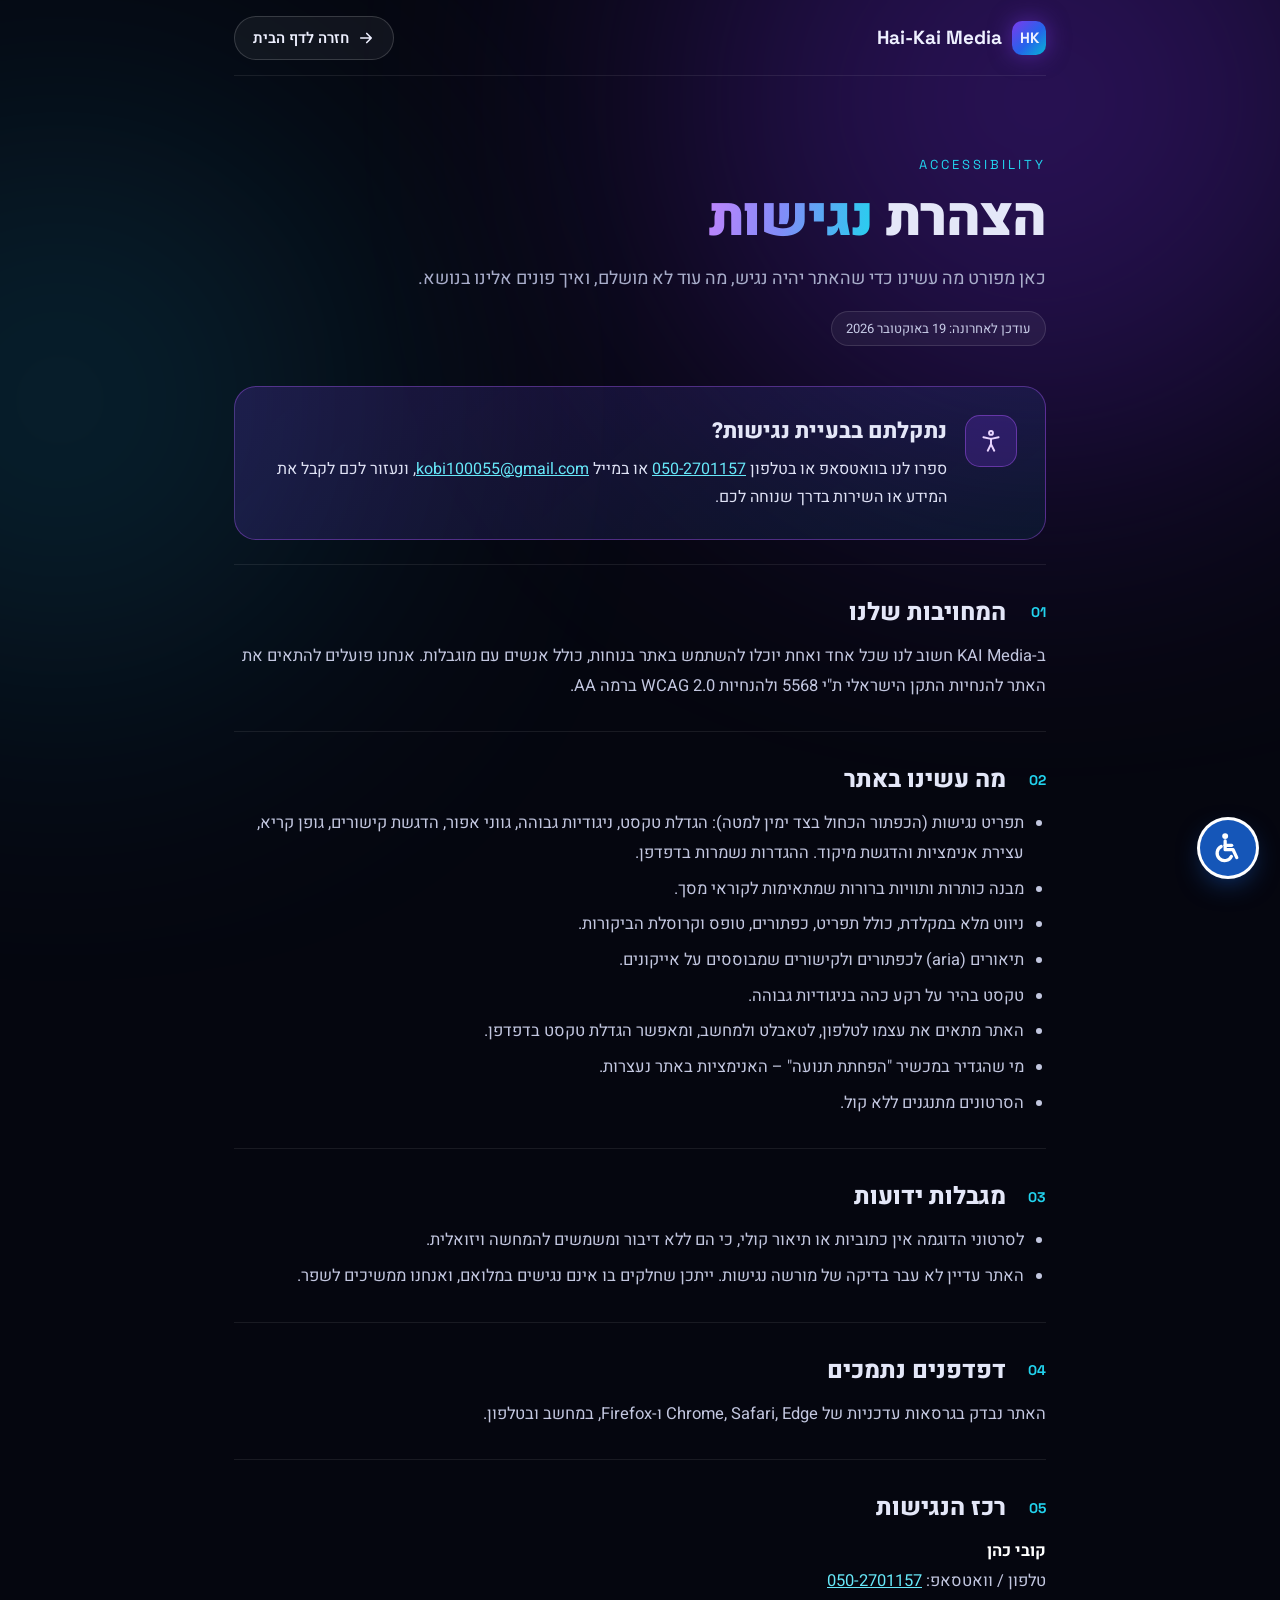
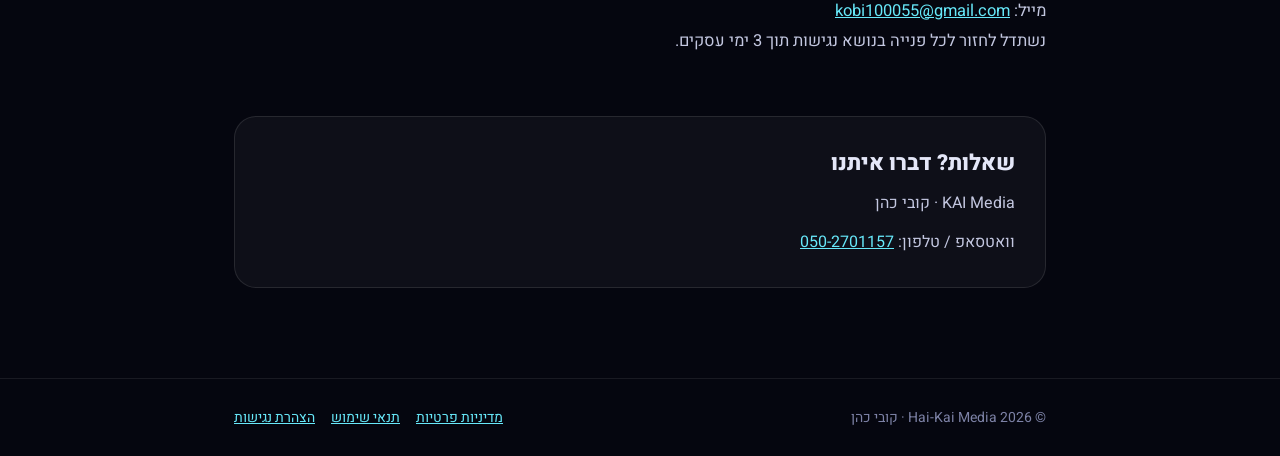
<file: accessibility.html>
<!doctype html>
<html lang="he" dir="rtl">
<head>
<meta charset="utf-8">
<meta name="viewport" content="width=device-width, initial-scale=1">
<title>הצהרת נגישות | KAI Media</title>
<meta name="description" content="הצהרת הנגישות של אתר KAI Media – מה הונגש, מגבלות ידועות ופרטי רכז הנגישות.">
<link rel="canonical" href="https://kaimedia-studio.com/accessibility">
<meta property="og:url" content="https://kaimedia-studio.com/accessibility">
<meta property="og:image" content="https://kaimedia-studio.com/assets/og-image.jpg">
<link rel="icon" href="/favicon.ico" sizes="any">
<link rel="apple-touch-icon" href="/apple-touch-icon.png">
<meta name="robots" content="noindex">
<link rel="preconnect" href="https://fonts.googleapis.com">
<link href="https://fonts.googleapis.com/css2?family=Heebo:wght@400;500;700;800;900&family=Space+Grotesk:wght@500;700&display=swap" rel="stylesheet">
<style>
body{margin:0;background:#05060f}
*{box-sizing:border-box}
a{color:#67e8f9}a:hover{color:#a5f3fc}
.pp{font-family:'Heebo',system-ui,sans-serif;color:#e4e7f8;background:#05060f;position:relative;overflow-x:hidden}
.pp-glow{position:absolute;top:-260px;right:-120px;width:720px;height:720px;border-radius:50%;background:#6d28d9;filter:blur(140px);opacity:.35;pointer-events:none}
.pp-glow2{position:absolute;top:120px;left:-220px;width:560px;height:560px;border-radius:50%;background:#0e7490;filter:blur(140px);opacity:.28;pointer-events:none}
.wrap{max-width:860px;margin:0 auto;padding:0 24px;position:relative;z-index:1}
.top{display:flex;justify-content:space-between;align-items:center;height:76px;border-bottom:1px solid rgba(255,255,255,.08)}
.logo{display:flex;align-items:center;gap:10px;text-decoration:none;color:#eef0ff;font-family:'Space Grotesk',sans-serif;font-weight:700;font-size:19px}
.logo:hover{color:#fff}
.mark{width:34px;height:34px;border-radius:10px;display:grid;place-items:center;background:linear-gradient(135deg,#7c3aed,#2563eb 55%,#06b6d4);box-shadow:0 0 22px rgba(124,58,237,.5);font-size:15px}
.back{display:inline-flex;align-items:center;gap:8px;min-height:44px;padding:0 18px;border-radius:999px;border:1px solid rgba(255,255,255,.16);background:rgba(255,255,255,.05);color:#eef0ff;text-decoration:none;font-weight:600;font-size:15px}
.back:hover{color:#fff;background:rgba(255,255,255,.1)}
.head{padding:80px 0 40px;display:flex;flex-direction:column;gap:16px}
.kicker{font-family:'Space Grotesk',sans-serif;font-size:13px;letter-spacing:3px;color:#22d3ee;direction:ltr;text-align:right}
h1{margin:0;font-size:54px;font-weight:900;line-height:1.08;letter-spacing:-1px}
.grad{background:linear-gradient(100deg,#c084fc,#818cf8 45%,#22d3ee);-webkit-background-clip:text;background-clip:text;-webkit-text-fill-color:transparent}
.lead{margin:0;font-size:18px;color:#a9aecb;line-height:1.75}
.upd{display:inline-flex;align-self:flex-start;padding:7px 14px;border-radius:999px;font-size:13px;background:rgba(255,255,255,.05);border:1px solid rgba(255,255,255,.12);color:#c7cbe6}
.ai-box{display:flex;gap:18px;align-items:flex-start;padding:28px;border-radius:22px;border:1px solid rgba(168,85,247,.4);background:linear-gradient(140deg,rgba(124,58,237,.2),rgba(6,182,212,.08));margin-bottom:24px}
.ai-ico{flex:none;width:52px;height:52px;border-radius:15px;display:grid;place-items:center;background:rgba(124,58,237,.22);border:1px solid rgba(168,85,247,.45);color:#e9d5ff}
.ai-box h2{margin:0 0 8px;font-size:22px;font-weight:800}
.ai-box p{margin:0;font-size:16px;line-height:1.75;color:#dfe2f5}
.sec{padding:30px 0;border-top:1px solid rgba(255,255,255,.08);display:flex;flex-direction:column;gap:12px}
.sec h2{margin:0;font-size:24px;font-weight:800;display:flex;align-items:center;gap:12px}
.n{font-family:'Space Grotesk',sans-serif;font-size:14px;font-weight:700;color:#22d3ee;min-width:28px}
.sec p,.sec li{margin:0;font-size:16.5px;line-height:1.8;color:#c3c7e0}
.sec ul{margin:0;padding-inline-start:22px;display:flex;flex-direction:column;gap:6px}
.sec b{color:#fff;font-weight:700}
.contact{margin:30px 0 90px;padding:30px;border-radius:22px;background:rgba(255,255,255,.04);border:1px solid rgba(255,255,255,.1);display:flex;flex-direction:column;gap:10px}
.contact h2{margin:0;font-size:22px;font-weight:800}
.contact p{margin:0;color:#c3c7e0;line-height:1.8}
.foot{border-top:1px solid rgba(255,255,255,.08);padding:28px 0;color:#7d82a6;font-size:14px}
@media (max-width:600px){
  .wrap{padding:0 18px}
  h1{font-size:36px}
  .head{padding:52px 0 28px}
  .lead{font-size:16px}
  .ai-box{flex-direction:column;padding:22px}
  .sec h2{font-size:20px}
  .sec p,.sec li{font-size:15.5px}
  .back span{display:none}
}
</style>

</head>
<body>
<div class="pp" dir="rtl">
  <div class="pp-glow" aria-hidden="true"></div>
  <div class="pp-glow2" aria-hidden="true"></div>
  <div class="wrap">
    <header class="top">
      <a class="logo" href="index.html"><span class="mark">HK</span><span dir="ltr">Hai-Kai Media</span></a>
      <a class="back" href="index.html" aria-label="חזרה לדף הבית">
        <svg width="18" height="18" viewBox="0 0 24 24" fill="none" stroke="currentColor" stroke-width="2.2" stroke-linecap="round" stroke-linejoin="round" aria-hidden="true"><path d="M5 12h14M13 6l6 6-6 6"></path></svg>
        <span>חזרה לדף הבית</span>
      </a>
    </header>

    <div class="head">
      <span class="kicker">ACCESSIBILITY</span>
      <h1>הצהרת <span class="grad">נגישות</span></h1>
      <p class="lead">כאן מפורט מה עשינו כדי שהאתר יהיה נגיש, מה עוד לא מושלם, ואיך פונים אלינו בנושא.</p>
      <span class="upd">עודכן לאחרונה: 19 באוקטובר 2026</span>
    </div>

    <aside class="ai-box">
      <span class="ai-ico" aria-hidden="true">
        <svg width="26" height="26" viewBox="0 0 24 24" fill="none" stroke="currentColor" stroke-width="1.8" stroke-linecap="round" stroke-linejoin="round"><circle cx="12" cy="4.5" r="1.8"></circle><path d="M5 8.5l7 1.5 7-1.5"></path><path d="M12 10v5l-3 6M12 15l3 6"></path></svg>
      </span>
      <div>
        <h2>נתקלתם בבעיית נגישות?</h2>
        <p>ספרו לנו בוואטסאפ או בטלפון <a href="https://wa.me/972502701157" dir="ltr">050-2701157</a> או במייל <a href="mailto:kobi100055@gmail.com">kobi100055@gmail.com</a>, ונעזור לכם לקבל את המידע או השירות בדרך שנוחה לכם.</p>
      </div>
    </aside>

    <section class="sec">
      <h2><span class="n">01</span>המחויבות שלנו</h2>
      <p>ב-KAI Media חשוב לנו שכל אחד ואחת יוכלו להשתמש באתר בנוחות, כולל אנשים עם מוגבלות. אנחנו פועלים להתאים את האתר להנחיות התקן הישראלי ת"י 5568 ולהנחיות WCAG 2.0 ברמה AA.</p>
    </section>
    <section class="sec">
      <h2><span class="n">02</span>מה עשינו באתר</h2>
      <ul><li>תפריט נגישות (הכפתור הכחול בצד ימין למטה): הגדלת טקסט, ניגודיות גבוהה, גווני אפור, הדגשת קישורים, גופן קריא, עצירת אנימציות והדגשת מיקוד. ההגדרות נשמרות בדפדפן.</li><li>מבנה כותרות ותוויות ברורות שמתאימות לקוראי מסך.</li><li>ניווט מלא במקלדת, כולל תפריט, כפתורים, טופס וקרוסלת הביקורות.</li><li>תיאורים (aria) לכפתורים ולקישורים שמבוססים על אייקונים.</li><li>טקסט בהיר על רקע כהה בניגודיות גבוהה.</li><li>האתר מתאים את עצמו לטלפון, לטאבלט ולמחשב, ומאפשר הגדלת טקסט בדפדפן.</li><li>מי שהגדיר במכשיר "הפחתת תנועה" – האנימציות באתר נעצרות.</li><li>הסרטונים מתנגנים ללא קול.</li></ul>
    </section>
    <section class="sec">
      <h2><span class="n">03</span>מגבלות ידועות</h2>
      <ul><li>לסרטוני הדוגמה אין כתוביות או תיאור קולי, כי הם ללא דיבור ומשמשים להמחשה ויזואלית.</li><li>האתר עדיין לא עבר בדיקה של מורשה נגישות. ייתכן שחלקים בו אינם נגישים במלואם, ואנחנו ממשיכים לשפר.</li></ul>
    </section>
    <section class="sec">
      <h2><span class="n">04</span>דפדפנים נתמכים</h2>
      <p>האתר נבדק בגרסאות עדכניות של Chrome, Safari, Edge ו-Firefox, במחשב ובטלפון.</p>
    </section>
    <section class="sec">
      <h2><span class="n">05</span>רכז הנגישות</h2>
      <p><b>קובי כהן</b><br>טלפון / וואטסאפ: <a href="https://wa.me/972502701157" dir="ltr">050-2701157</a><br>מייל: <a href="mailto:kobi100055@gmail.com">kobi100055@gmail.com</a><br>נשתדל לחזור לכל פנייה בנושא נגישות תוך 3 ימי עסקים.</p>
    </section>

    <div class="contact">
      <h2>שאלות? דברו איתנו</h2>
      <p>KAI Media · קובי כהן</p>
      <p>וואטסאפ / טלפון: <a href="https://wa.me/972502701157" dir="ltr">050-2701157</a></p>
    </div>
  </div>
  <footer class="foot">
    <div class="wrap" style="display:flex;gap:18px;flex-wrap:wrap;justify-content:space-between"><span>© 2026 Hai-Kai Media · קובי כהן</span><span style="display:flex;gap:16px;flex-wrap:wrap"><a href="privacy.html">מדיניות פרטיות</a><a href="terms.html">תנאי שימוש</a><a href="accessibility.html">הצהרת נגישות</a></span></div>
  </footer>
</div>
<script src="a11y.js" defer></script>
<script src="protect.js" defer></script>
</body>
</html>
</file>
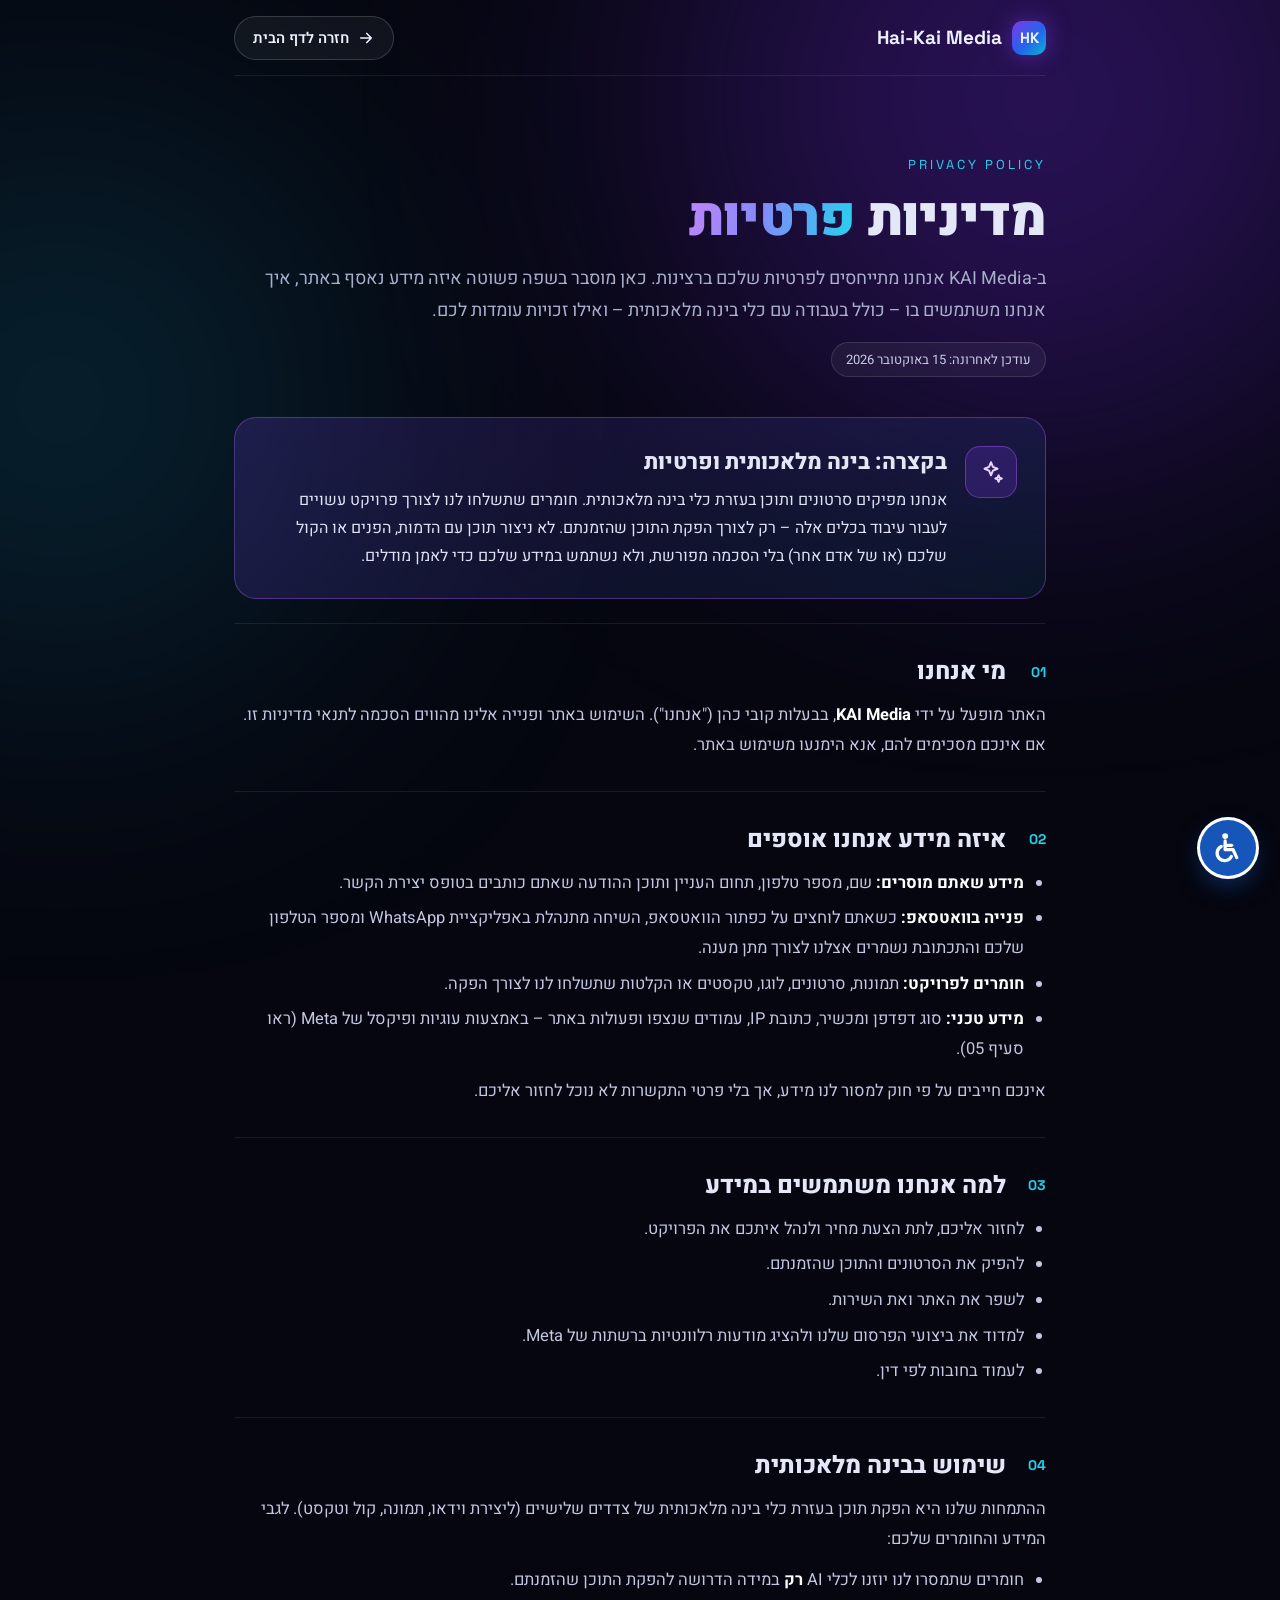
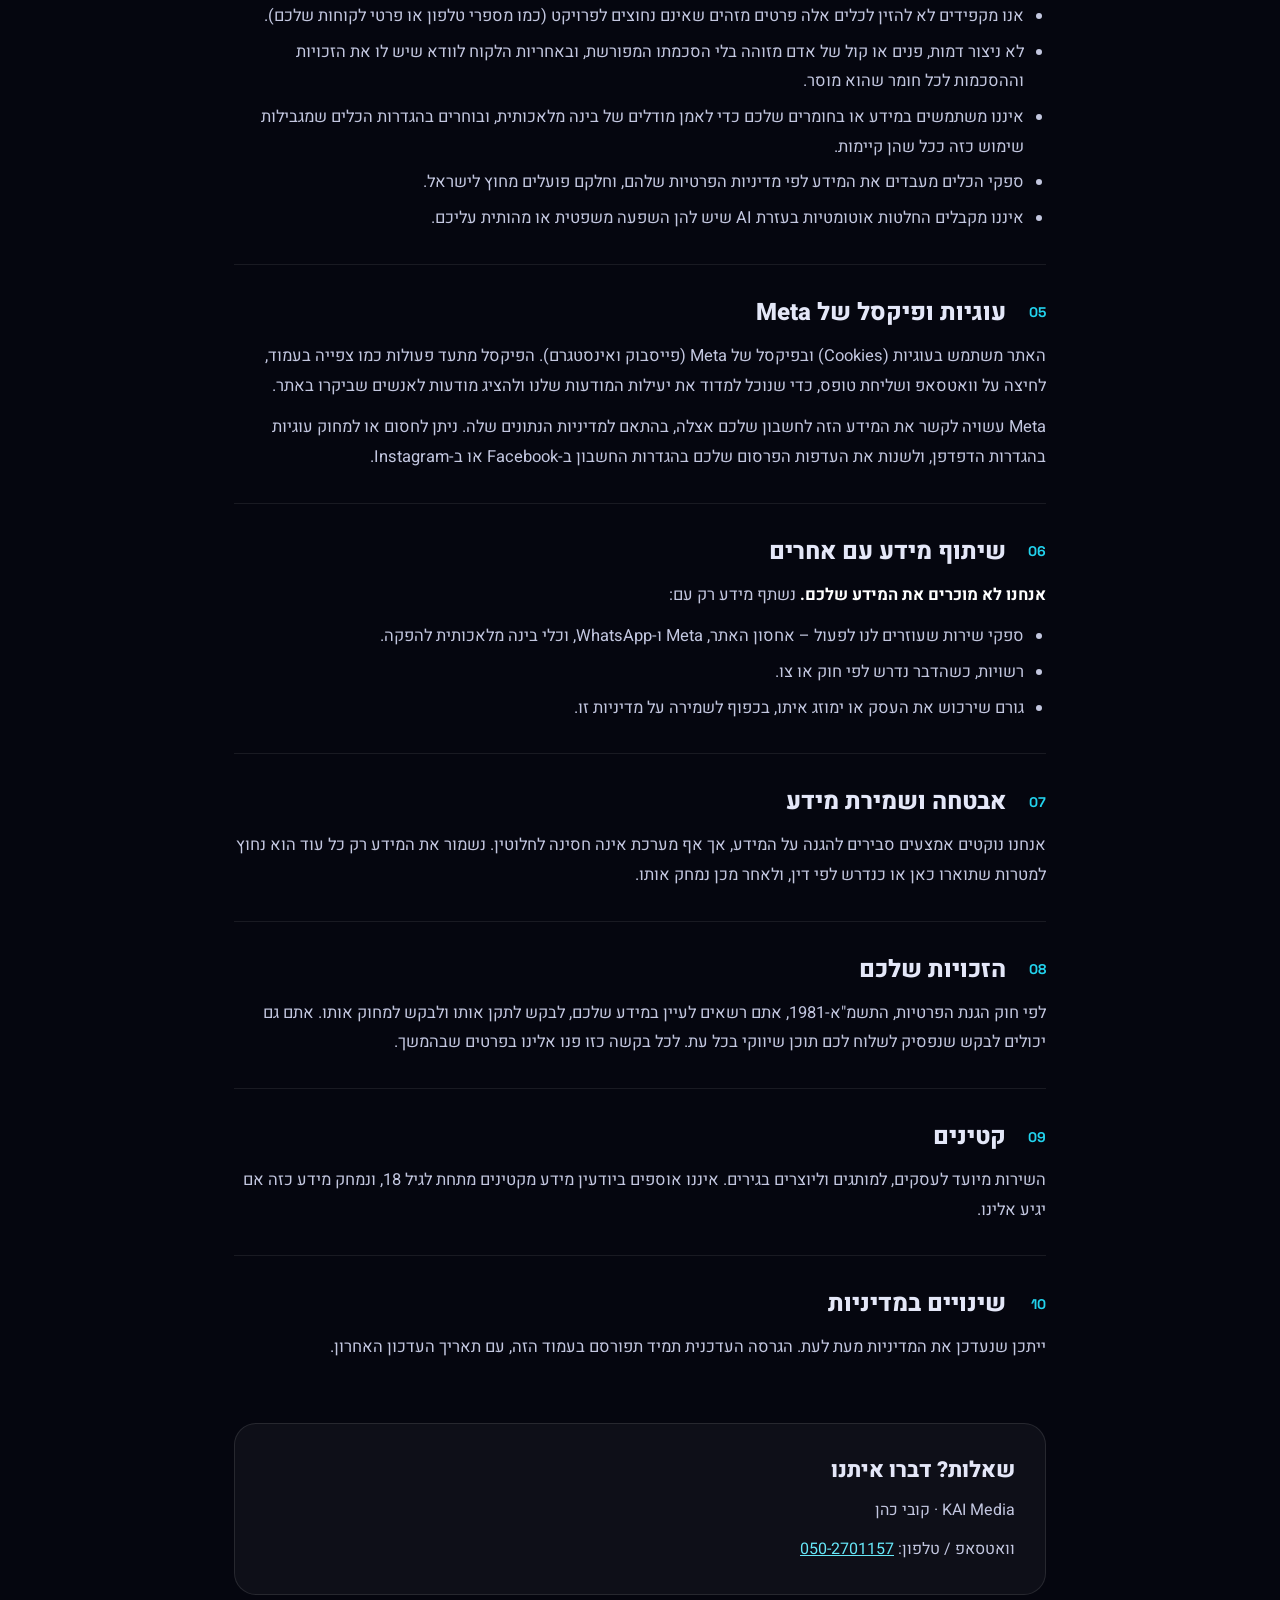
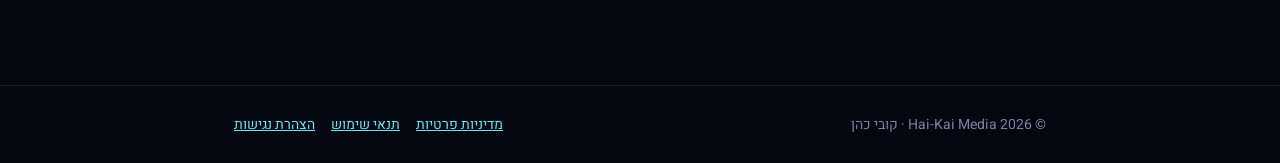
<file: privacy.html>
<!doctype html>
<html lang="he" dir="rtl">
<head>
<meta charset="utf-8">
<meta name="viewport" content="width=device-width, initial-scale=1">
<title>מדיניות פרטיות | KAI Media</title>
<meta name="description" content="מדיניות הפרטיות של KAI Media – איזה מידע נאסף, שימוש בבינה מלאכותית, עוגיות ופיקסל של Meta, והזכויות שלכם.">
<link rel="canonical" href="https://kaimedia-studio.com/privacy">
<meta property="og:url" content="https://kaimedia-studio.com/privacy">
<meta property="og:image" content="https://kaimedia-studio.com/assets/og-image.jpg">
<link rel="icon" href="/favicon.ico" sizes="any">
<link rel="apple-touch-icon" href="/apple-touch-icon.png">
<meta name="robots" content="noindex">
<link rel="preconnect" href="https://fonts.googleapis.com">
<link href="https://fonts.googleapis.com/css2?family=Heebo:wght@400;500;700;800;900&family=Space+Grotesk:wght@500;700&display=swap" rel="stylesheet">
<style>
body{margin:0;background:#05060f}
*{box-sizing:border-box}
a{color:#67e8f9}a:hover{color:#a5f3fc}
.pp{font-family:'Heebo',system-ui,sans-serif;color:#e4e7f8;background:#05060f;position:relative;overflow-x:hidden}
.pp-glow{position:absolute;top:-260px;right:-120px;width:720px;height:720px;border-radius:50%;background:#6d28d9;filter:blur(140px);opacity:.35;pointer-events:none}
.pp-glow2{position:absolute;top:120px;left:-220px;width:560px;height:560px;border-radius:50%;background:#0e7490;filter:blur(140px);opacity:.28;pointer-events:none}
.wrap{max-width:860px;margin:0 auto;padding:0 24px;position:relative;z-index:1}
.top{display:flex;justify-content:space-between;align-items:center;height:76px;border-bottom:1px solid rgba(255,255,255,.08)}
.logo{display:flex;align-items:center;gap:10px;text-decoration:none;color:#eef0ff;font-family:'Space Grotesk',sans-serif;font-weight:700;font-size:19px}
.logo:hover{color:#fff}
.mark{width:34px;height:34px;border-radius:10px;display:grid;place-items:center;background:linear-gradient(135deg,#7c3aed,#2563eb 55%,#06b6d4);box-shadow:0 0 22px rgba(124,58,237,.5);font-size:15px}
.back{display:inline-flex;align-items:center;gap:8px;min-height:44px;padding:0 18px;border-radius:999px;border:1px solid rgba(255,255,255,.16);background:rgba(255,255,255,.05);color:#eef0ff;text-decoration:none;font-weight:600;font-size:15px}
.back:hover{color:#fff;background:rgba(255,255,255,.1)}
.head{padding:80px 0 40px;display:flex;flex-direction:column;gap:16px}
.kicker{font-family:'Space Grotesk',sans-serif;font-size:13px;letter-spacing:3px;color:#22d3ee;direction:ltr;text-align:right}
h1{margin:0;font-size:54px;font-weight:900;line-height:1.08;letter-spacing:-1px}
.grad{background:linear-gradient(100deg,#c084fc,#818cf8 45%,#22d3ee);-webkit-background-clip:text;background-clip:text;-webkit-text-fill-color:transparent}
.lead{margin:0;font-size:18px;color:#a9aecb;line-height:1.75}
.upd{display:inline-flex;align-self:flex-start;padding:7px 14px;border-radius:999px;font-size:13px;background:rgba(255,255,255,.05);border:1px solid rgba(255,255,255,.12);color:#c7cbe6}
.ai-box{display:flex;gap:18px;align-items:flex-start;padding:28px;border-radius:22px;border:1px solid rgba(168,85,247,.4);background:linear-gradient(140deg,rgba(124,58,237,.2),rgba(6,182,212,.08));margin-bottom:24px}
.ai-ico{flex:none;width:52px;height:52px;border-radius:15px;display:grid;place-items:center;background:rgba(124,58,237,.22);border:1px solid rgba(168,85,247,.45);color:#e9d5ff}
.ai-box h2{margin:0 0 8px;font-size:22px;font-weight:800}
.ai-box p{margin:0;font-size:16px;line-height:1.75;color:#dfe2f5}
.sec{padding:30px 0;border-top:1px solid rgba(255,255,255,.08);display:flex;flex-direction:column;gap:12px}
.sec h2{margin:0;font-size:24px;font-weight:800;display:flex;align-items:center;gap:12px}
.n{font-family:'Space Grotesk',sans-serif;font-size:14px;font-weight:700;color:#22d3ee;min-width:28px}
.sec p,.sec li{margin:0;font-size:16.5px;line-height:1.8;color:#c3c7e0}
.sec ul{margin:0;padding-inline-start:22px;display:flex;flex-direction:column;gap:6px}
.sec b{color:#fff;font-weight:700}
.contact{margin:30px 0 90px;padding:30px;border-radius:22px;background:rgba(255,255,255,.04);border:1px solid rgba(255,255,255,.1);display:flex;flex-direction:column;gap:10px}
.contact h2{margin:0;font-size:22px;font-weight:800}
.contact p{margin:0;color:#c3c7e0;line-height:1.8}
.foot{border-top:1px solid rgba(255,255,255,.08);padding:28px 0;color:#7d82a6;font-size:14px}
@media (max-width:600px){
  .wrap{padding:0 18px}
  h1{font-size:36px}
  .head{padding:52px 0 28px}
  .lead{font-size:16px}
  .ai-box{flex-direction:column;padding:22px}
  .sec h2{font-size:20px}
  .sec p,.sec li{font-size:15.5px}
  .back span{display:none}
}
</style>

</head>
<body>
<div class="pp" dir="rtl">
  <div class="pp-glow" aria-hidden="true"></div>
  <div class="pp-glow2" aria-hidden="true"></div>
  <div class="wrap">
    <header class="top">
      <a class="logo" href="index.html"><span class="mark">HK</span><span dir="ltr">Hai-Kai Media</span></a>
      <a class="back" href="index.html" aria-label="חזרה לדף הבית">
        <svg width="18" height="18" viewBox="0 0 24 24" fill="none" stroke="currentColor" stroke-width="2.2" stroke-linecap="round" stroke-linejoin="round" aria-hidden="true"><path d="M5 12h14M13 6l6 6-6 6"></path></svg>
        <span>חזרה לדף הבית</span>
      </a>
    </header>

    <div class="head">
      <span class="kicker">PRIVACY POLICY</span>
      <h1>מדיניות <span class="grad">פרטיות</span></h1>
      <p class="lead">ב-KAI Media אנחנו מתייחסים לפרטיות שלכם ברצינות. כאן מוסבר בשפה פשוטה איזה מידע נאסף באתר, איך אנחנו משתמשים בו – כולל בעבודה עם כלי בינה מלאכותית – ואילו זכויות עומדות לכם.</p>
      <span class="upd">עודכן לאחרונה: 15 באוקטובר 2026</span>
    </div>

    <aside class="ai-box">
      <span class="ai-ico" aria-hidden="true">
        <svg width="26" height="26" viewBox="0 0 24 24" fill="none" stroke="currentColor" stroke-width="1.8" stroke-linecap="round" stroke-linejoin="round"><path d="M12 3l1.8 4.2L18 9l-4.2 1.8L12 15l-1.8-4.2L6 9l4.2-1.8z"></path><path d="M19 15l.9 2.1L22 18l-2.1.9L19 21l-.9-2.1L16 18l2.1-.9z"></path></svg>
      </span>
      <div>
        <h2>בקצרה: בינה מלאכותית ופרטיות</h2>
        <p>אנחנו מפיקים סרטונים ותוכן בעזרת כלי בינה מלאכותית. חומרים שתשלחו לנו לצורך פרויקט עשויים לעבור עיבוד בכלים אלה – רק לצורך הפקת התוכן שהזמנתם. לא ניצור תוכן עם הדמות, הפנים או הקול שלכם (או של אדם אחר) בלי הסכמה מפורשת, ולא נשתמש במידע שלכם כדי לאמן מודלים.</p>
      </div>
    </aside>

    <section class="sec">
      <h2><span class="n">01</span>מי אנחנו</h2>
      <p>האתר מופעל על ידי <b>KAI Media</b>, בבעלות קובי כהן ("אנחנו"). השימוש באתר ופנייה אלינו מהווים הסכמה לתנאי מדיניות זו. אם אינכם מסכימים להם, אנא הימנעו משימוש באתר.</p>
    </section>

    <section class="sec">
      <h2><span class="n">02</span>איזה מידע אנחנו אוספים</h2>
      <ul>
        <li><b>מידע שאתם מוסרים:</b> שם, מספר טלפון, תחום העניין ותוכן ההודעה שאתם כותבים בטופס יצירת הקשר.</li>
        <li><b>פנייה בוואטסאפ:</b> כשאתם לוחצים על כפתור הוואטסאפ, השיחה מתנהלת באפליקציית WhatsApp ומספר הטלפון שלכם והתכתובת נשמרים אצלנו לצורך מתן מענה.</li>
        <li><b>חומרים לפרויקט:</b> תמונות, סרטונים, לוגו, טקסטים או הקלטות שתשלחו לנו לצורך הפקה.</li>
        <li><b>מידע טכני:</b> סוג דפדפן ומכשיר, כתובת IP, עמודים שנצפו ופעולות באתר – באמצעות עוגיות ופיקסל של Meta (ראו סעיף 05).</li>
      </ul>
      <p>אינכם חייבים על פי חוק למסור לנו מידע, אך בלי פרטי התקשרות לא נוכל לחזור אליכם.</p>
    </section>

    <section class="sec">
      <h2><span class="n">03</span>למה אנחנו משתמשים במידע</h2>
      <ul>
        <li>לחזור אליכם, לתת הצעת מחיר ולנהל איתכם את הפרויקט.</li>
        <li>להפיק את הסרטונים והתוכן שהזמנתם.</li>
        <li>לשפר את האתר ואת השירות.</li>
        <li>למדוד את ביצועי הפרסום שלנו ולהציג מודעות רלוונטיות ברשתות של Meta.</li>
        <li>לעמוד בחובות לפי דין.</li>
      </ul>
    </section>

    <section class="sec">
      <h2><span class="n">04</span>שימוש בבינה מלאכותית</h2>
      <p>ההתמחות שלנו היא הפקת תוכן בעזרת כלי בינה מלאכותית של צדדים שלישיים (ליצירת וידאו, תמונה, קול וטקסט). לגבי המידע והחומרים שלכם:</p>
      <ul>
        <li>חומרים שתמסרו לנו יוזנו לכלי AI <b>רק</b> במידה הדרושה להפקת התוכן שהזמנתם.</li>
        <li>אנו מקפידים לא להזין לכלים אלה פרטים מזהים שאינם נחוצים לפרויקט (כמו מספרי טלפון או פרטי לקוחות שלכם).</li>
        <li>לא ניצור דמות, פנים או קול של אדם מזוהה בלי הסכמתו המפורשת, ובאחריות הלקוח לוודא שיש לו את הזכויות וההסכמות לכל חומר שהוא מוסר.</li>
        <li>איננו משתמשים במידע או בחומרים שלכם כדי לאמן מודלים של בינה מלאכותית, ובוחרים בהגדרות הכלים שמגבילות שימוש כזה ככל שהן קיימות.</li>
        <li>ספקי הכלים מעבדים את המידע לפי מדיניות הפרטיות שלהם, וחלקם פועלים מחוץ לישראל.</li>
        <li>איננו מקבלים החלטות אוטומטיות בעזרת AI שיש להן השפעה משפטית או מהותית עליכם.</li>
      </ul>
    </section>

    <section class="sec">
      <h2><span class="n">05</span>עוגיות ופיקסל של Meta</h2>
      <p>האתר משתמש בעוגיות (Cookies) ובפיקסל של Meta (פייסבוק ואינסטגרם). הפיקסל מתעד פעולות כמו צפייה בעמוד, לחיצה על וואטסאפ ושליחת טופס, כדי שנוכל למדוד את יעילות המודעות שלנו ולהציג מודעות לאנשים שביקרו באתר.</p>
      <p>Meta עשויה לקשר את המידע הזה לחשבון שלכם אצלה, בהתאם למדיניות הנתונים שלה. ניתן לחסום או למחוק עוגיות בהגדרות הדפדפן, ולשנות את העדפות הפרסום שלכם בהגדרות החשבון ב-Facebook או ב-Instagram.</p>
    </section>

    <section class="sec">
      <h2><span class="n">06</span>שיתוף מידע עם אחרים</h2>
      <p><b>אנחנו לא מוכרים את המידע שלכם.</b> נשתף מידע רק עם:</p>
      <ul>
        <li>ספקי שירות שעוזרים לנו לפעול – אחסון האתר, Meta ו-WhatsApp, וכלי בינה מלאכותית להפקה.</li>
        <li>רשויות, כשהדבר נדרש לפי חוק או צו.</li>
        <li>גורם שירכוש את העסק או ימוזג איתו, בכפוף לשמירה על מדיניות זו.</li>
      </ul>
    </section>

    <section class="sec">
      <h2><span class="n">07</span>אבטחה ושמירת מידע</h2>
      <p>אנחנו נוקטים אמצעים סבירים להגנה על המידע, אך אף מערכת אינה חסינה לחלוטין. נשמור את המידע רק כל עוד הוא נחוץ למטרות שתוארו כאן או כנדרש לפי דין, ולאחר מכן נמחק אותו.</p>
    </section>

    <section class="sec">
      <h2><span class="n">08</span>הזכויות שלכם</h2>
      <p>לפי חוק הגנת הפרטיות, התשמ"א-1981, אתם רשאים לעיין במידע שלכם, לבקש לתקן אותו ולבקש למחוק אותו. אתם גם יכולים לבקש שנפסיק לשלוח לכם תוכן שיווקי בכל עת. לכל בקשה כזו פנו אלינו בפרטים שבהמשך.</p>
    </section>

    <section class="sec">
      <h2><span class="n">09</span>קטינים</h2>
      <p>השירות מיועד לעסקים, למותגים וליוצרים בגירים. איננו אוספים ביודעין מידע מקטינים מתחת לגיל 18, ונמחק מידע כזה אם יגיע אלינו.</p>
    </section>

    <section class="sec">
      <h2><span class="n">10</span>שינויים במדיניות</h2>
      <p>ייתכן שנעדכן את המדיניות מעת לעת. הגרסה העדכנית תמיד תפורסם בעמוד הזה, עם תאריך העדכון האחרון.</p>
    </section>

    <div class="contact">
      <h2>שאלות? דברו איתנו</h2>
      <p>KAI Media · קובי כהן</p>
      <p>וואטסאפ / טלפון: <a href="https://wa.me/972502701157" dir="ltr">050-2701157</a></p>
    </div>
  </div>
  <footer class="foot">
    <div class="wrap" style="display:flex;gap:18px;flex-wrap:wrap;justify-content:space-between"><span>© 2026 Hai-Kai Media · קובי כהן</span><span style="display:flex;gap:16px;flex-wrap:wrap"><a href="privacy.html">מדיניות פרטיות</a><a href="terms.html">תנאי שימוש</a><a href="accessibility.html">הצהרת נגישות</a></span></div>
  </footer>
</div>
<script src="a11y.js" defer></script>
<script src="protect.js" defer></script>
</body>
</html>
</file>
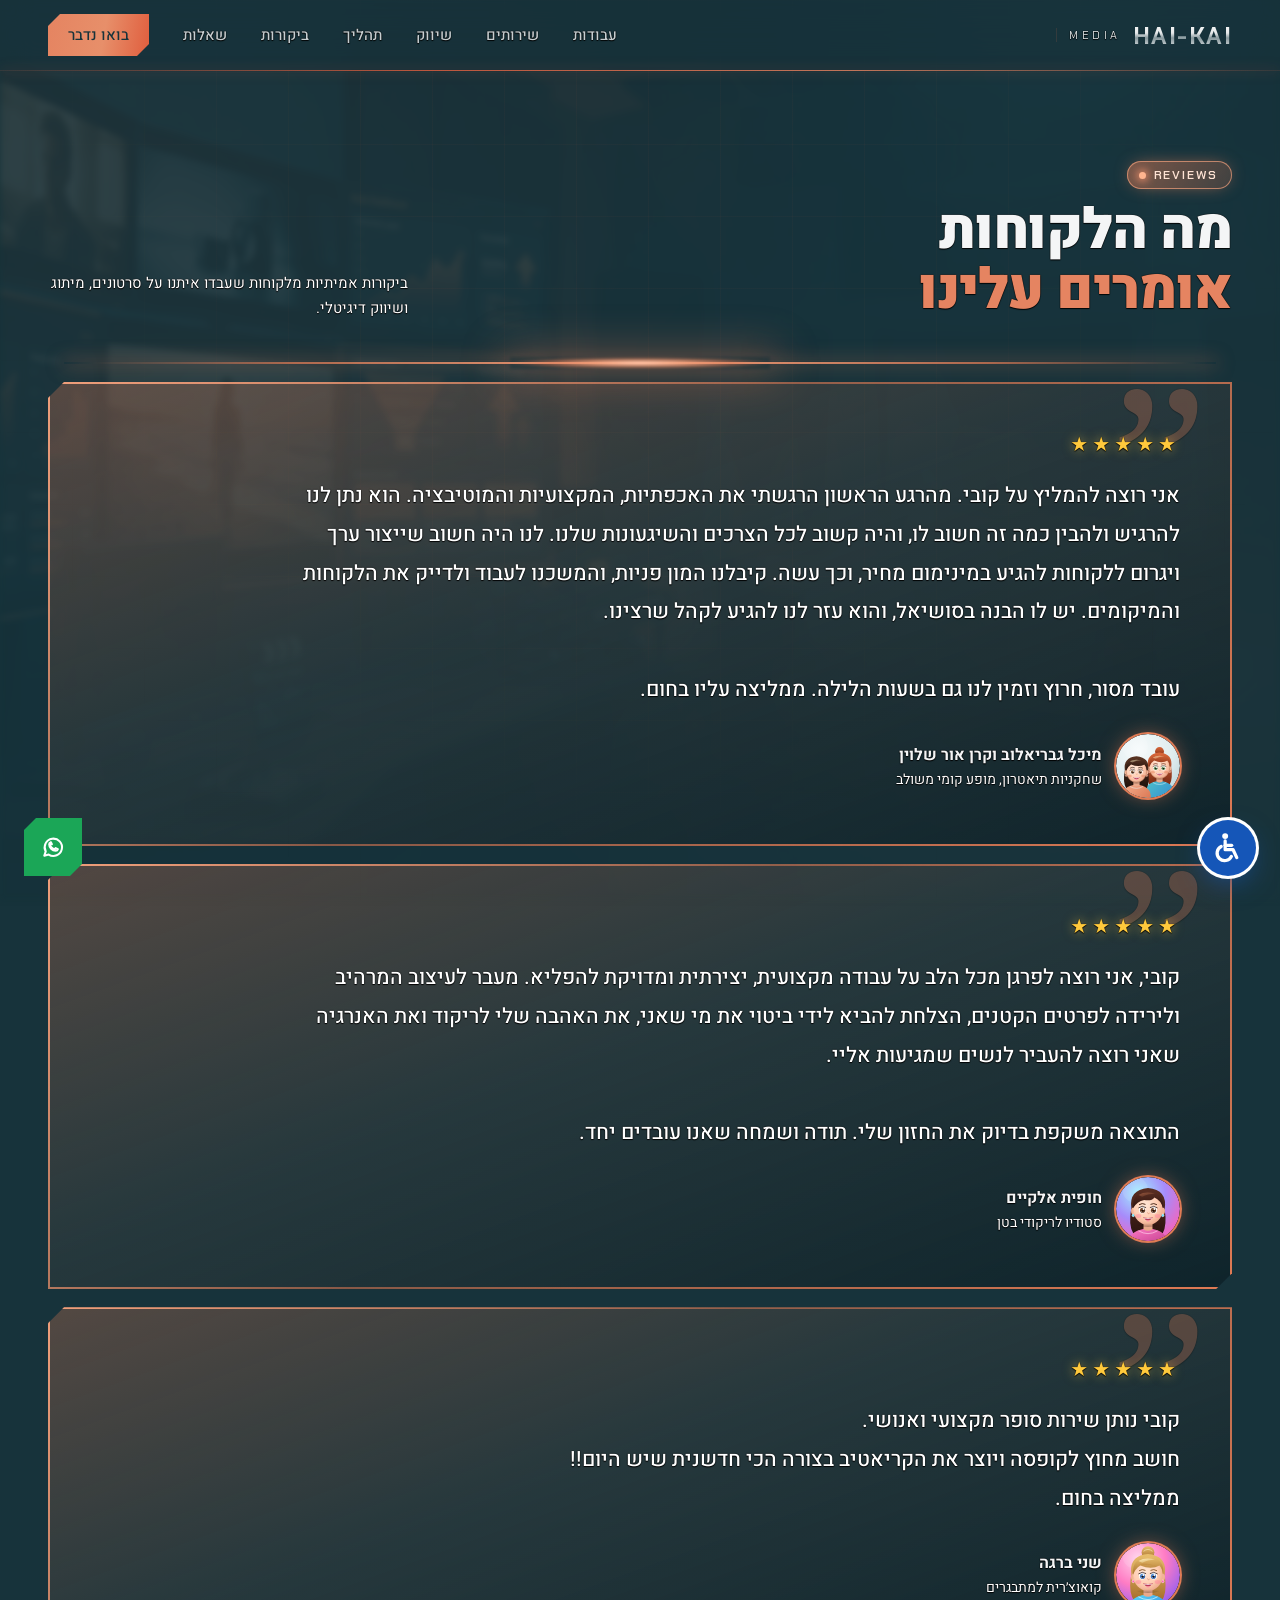
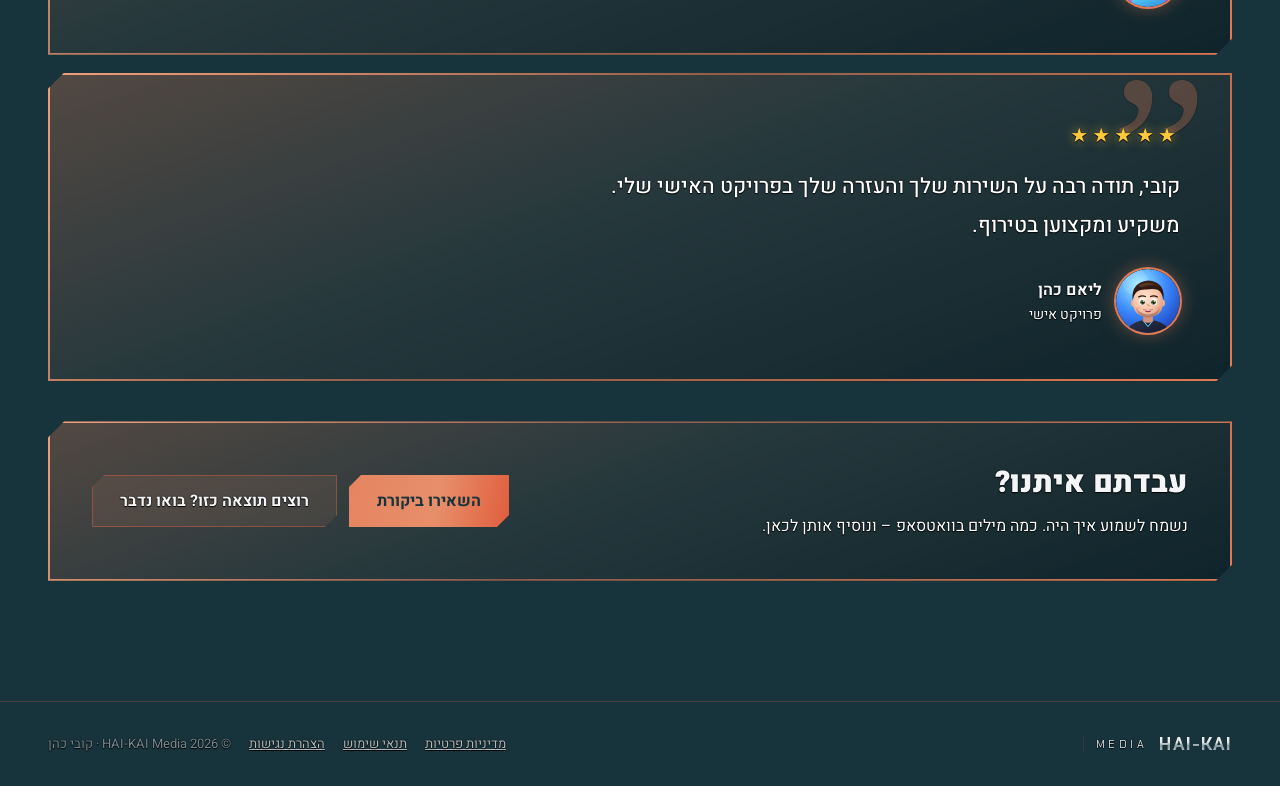
<file: reviews.html>
<!doctype html>
<html lang="he" dir="rtl">
<head>
<meta charset="utf-8">
<meta name="viewport" content="width=device-width, initial-scale=1, viewport-fit=cover">
<title>ביקורות | HAI-KAI Media – קובי כהן</title>
<meta name="description" content="מה הלקוחות אומרים על HAI-KAI Media – סרטוני AI ושיווק דיגיטלי לעסקים.">
<link rel="canonical" href="https://kaimedia-studio.com/reviews">
<meta property="og:url" content="https://kaimedia-studio.com/reviews">
<meta property="og:image" content="https://kaimedia-studio.com/assets/og-image.jpg">
<link rel="icon" href="/favicon.ico" sizes="any">
<link rel="apple-touch-icon" href="/apple-touch-icon.png">
<meta name="theme-color" content="#17333b">
<meta property="og:type" content="website">
<meta property="og:title" content="ביקורות | HAI-KAI Media">
<meta property="og:description" content="לא רק פרסומות יפות. פרסומות שעובדות בשביל העסק שלך.">
<meta property="og:locale" content="he_IL">
<link rel="preconnect" href="https://fonts.googleapis.com">
<link rel="preconnect" href="https://fonts.gstatic.com" crossorigin>
<link href="https://fonts.googleapis.com/css2?family=Heebo:wght@300;400;500;700;800;900&family=Chakra+Petch:wght@400;500;600;700&display=swap" rel="stylesheet">
<link rel="stylesheet" href="style.css?v=16">
<!-- Meta Pixel -->
<script>
!function(f,b,e,v,n,t,s){if(f.fbq)return;n=f.fbq=function(){n.callMethod?
n.callMethod.apply(n,arguments):n.queue.push(arguments)};if(!f._fbq)f._fbq=n;
n.push=n;n.loaded=!0;n.version='2.0';n.queue=[];t=b.createElement(e);t.async=!0;
t.src=v;s=b.getElementsByTagName(e)[0];s.parentNode.insertBefore(t,s)}(window,
document,'script','https://connect.facebook.net/en_US/fbevents.js');
fbq('init','1378654667816005');
fbq('track','PageView');
</script>
<noscript><img height="1" width="1" style="display:none" src="https://www.facebook.com/tr?id=1378654667816005&ev=PageView&noscript=1" alt=""></noscript>
<!-- End Meta Pixel -->
</head>
<body>

<div class="kai" dir="rtl">
<div class="atmo" aria-hidden="true"></div>

<!-- NAV -->
<header class="nav">
  <div class="wrap nav-in">
    <a class="logo" href="index.html" aria-label="HAI-KAI Media – לראש הדף">
      <span class="logo-mark chrome">HAI-KAI</span>
      <span class="logo-sub">MEDIA</span>
    </a>
    <nav class="nav-links" aria-label="ניווט ראשי">
      <a href="index.html#work">עבודות</a>
      <a href="index.html#services">שירותים</a>
      <a href="index.html#marketing">שיווק</a>
      <a href="index.html#process">תהליך</a>
      <a href="reviews.html">ביקורות</a>
      <a href="index.html#faq">שאלות</a>
      <a class="btn btn-p btn-sm" href="index.html#contact">בואו נדבר</a>
    </nav>
    <button class="burger" type="button" aria-label="תפריט" aria-expanded="false" aria-controls="mmenu">
      <svg class="ico-b" width="22" height="22" viewBox="0 0 24 24" fill="none" stroke="currentColor" stroke-width="2" stroke-linecap="round" aria-hidden="true"><path d="M4 7h16M4 12h16M4 17h10"/></svg>
      <svg class="ico-x" width="22" height="22" viewBox="0 0 24 24" fill="none" stroke="currentColor" stroke-width="2" stroke-linecap="round" aria-hidden="true"><path d="M6 6l12 12M18 6L6 18"/></svg>
    </button>
  </div>
  <nav class="mmenu" id="mmenu" aria-label="תפריט נייד" hidden>
      <a href="index.html#work">עבודות</a>
      <a href="index.html#services">שירותים</a>
      <a href="index.html#marketing">שיווק</a>
      <a href="index.html#process">תהליך</a>
      <a href="reviews.html">ביקורות</a>
      <a href="index.html#faq">שאלות</a>
      <a href="index.html#contact">בואו נדבר</a>
    </nav>
</header>


<!-- REVIEWS HERO -->
<section class="sec rv-hero">
  <div class="wrap">
    <div class="sec-head" style="margin-bottom:0">
      <div class="l">
        <span class="kicker mono">Reviews</span>
        <h1 class="sec-title" style="font-size:56px">מה הלקוחות<br><span class="blue">אומרים עלינו</span></h1>
      </div>
      <p class="sec-note">ביקורות אמיתיות מלקוחות שעבדו איתנו על סרטונים, מיתוג ושיווק דיגיטלי.</p>
    </div>
  </div>
</section>

<section class="sec" style="padding-top:20px">
  <div class="wrap">
    <div class="rv-list">
      <figure class="panel quote">
        <span class="q-mark" aria-hidden="true">”</span>
        <div class="stars" aria-label="5 כוכבים">★★★★★</div>
        <blockquote>אני רוצה להמליץ על קובי. מהרגע הראשון הרגשתי את האכפתיות, המקצועיות והמוטיבציה. הוא נתן לנו להרגיש ולהבין כמה זה חשוב לו, והיה קשוב לכל הצרכים והשיגעונות שלנו. לנו היה חשוב שייצור ערך ויגרום ללקוחות להגיע במינימום מחיר, וכך עשה. קיבלנו המון פניות, והמשכנו לעבוד ולדייק את הלקוחות והמיקומים. יש לו הבנה בסושיאל, והוא עזר לנו להגיע לקהל שרצינו.<br><br>עובד מסור, חרוץ וזמין לנו גם בשעות הלילה. ממליצה עליו בחום.</blockquote>
        <figcaption><img class="q-av-img" src="assets/avatar-duo.svg?v=1" alt="" width="56" height="56"><span><b>מיכל גבריאלוב וקרן אור שלוין</b><span class="q-role">שחקניות תיאטרון, מופע קומי משולב</span></span></figcaption>
      </figure>
      <figure class="panel quote">
        <span class="q-mark" aria-hidden="true">”</span>
        <div class="stars" aria-label="5 כוכבים">★★★★★</div>
        <blockquote>קובי, אני רוצה לפרגן מכל הלב על עבודה מקצועית, יצירתית ומדויקת להפליא. מעבר לעיצוב המרהיב ולירידה לפרטים הקטנים, הצלחת להביא לידי ביטוי את מי שאני, את האהבה שלי לריקוד ואת האנרגיה שאני רוצה להעביר לנשים שמגיעות אליי.<br><br>התוצאה משקפת בדיוק את החזון שלי. תודה ושמחה שאנו עובדים יחד.</blockquote>
        <figcaption><img class="q-av-img" src="assets/avatar-dancer.svg?v=3" alt="" width="56" height="56"><span><b>חופית אלקיים</b><span class="q-role">סטודיו לריקודי בטן</span></span></figcaption>
      </figure>
      <figure class="panel quote">
        <span class="q-mark" aria-hidden="true">”</span>
        <div class="stars" aria-label="5 כוכבים">★★★★★</div>
        <blockquote>קובי נותן שירות סופר מקצועי ואנושי.<br>חושב מחוץ לקופסה ויוצר את הקריאטיב בצורה הכי חדשנית שיש היום!!<br>ממליצה בחום.</blockquote>
        <figcaption><img class="q-av-img" src="assets/avatar-shani.svg?v=3" alt="" width="56" height="56"><span><b>שני ברגה</b><span class="q-role">קואוצ׳רית למתבגרים</span></span></figcaption>
      </figure>
      <figure class="panel quote">
        <span class="q-mark" aria-hidden="true">”</span>
        <div class="stars" aria-label="5 כוכבים">★★★★★</div>
        <blockquote>קובי, תודה רבה על השירות שלך והעזרה שלך בפרויקט האישי שלי.<br>משקיע ומקצוען בטירוף.</blockquote>
        <figcaption><img class="q-av-img" src="assets/avatar-liam.svg?v=3" alt="" width="56" height="56"><span><b>ליאם כהן</b><span class="q-role">פרויקט אישי</span></span></figcaption>
      </figure>
    </div>

    <div class="panel rv-cta">
      <div>
        <h2>עבדתם איתנו?</h2>
        <p>נשמח לשמוע איך היה. כמה מילים בוואטסאפ – ונוסיף אותן לכאן.</p>
      </div>
      <div class="rv-btns">
        <a class="btn btn-p" href="https://wa.me/972502701157?text=%D7%94%D7%99%D7%99%20%D7%A7%D7%95%D7%91%D7%99%2C%20%D7%A8%D7%A6%D7%99%D7%AA%D7%99%20%D7%9C%D7%94%D7%A9%D7%90%D7%99%D7%A8%20%D7%91%D7%99%D7%A7%D7%95%D7%A8%D7%AA%20%D7%A2%D7%9C%20%D7%94%D7%A2%D7%91%D7%95%D7%93%D7%94%20%D7%90%D7%99%D7%AA%D7%9A%3A" data-wa target="_blank" rel="noopener">השאירו ביקורת</a>
        <a class="btn btn-g" href="index.html#contact">רוצים תוצאה כזו? בואו נדבר</a>
      </div>
    </div>
  </div>
</section>

<footer class="foot">
  <div class="wrap foot-in">
    <span class="logo"><span class="logo-mark chrome" style="font-size: 18px">HAI-KAI</span><span class="logo-sub">MEDIA</span></span>
    <span style="display: flex; gap: 18px; flex-wrap: wrap; align-items: center"><a href="privacy.html" style="color: #b2bdc0">מדיניות פרטיות</a><a href="terms.html" style="color: #b2bdc0">תנאי שימוש</a><a href="accessibility.html" style="color: #b2bdc0">הצהרת נגישות</a><span>© 2026 HAI-KAI Media · קובי כהן</span></span>
  </div>
</footer>

<a class="fab" href="https://wa.me/972502701157?text=%D7%94%D7%99%D7%99%20%D7%A7%D7%95%D7%91%D7%99%2C%20%D7%94%D7%92%D7%A2%D7%AA%D7%99%20%D7%9E%D7%94%D7%90%D7%AA%D7%A8%20%D7%A9%D7%9C%20HAI-KAI%20Media" data-wa target="_blank" rel="noopener" aria-label="שליחת הודעה בוואטסאפ">
  <svg width="26" height="26" viewBox="0 0 24 24" fill="none" stroke="currentColor" stroke-width="1.9" stroke-linecap="round" stroke-linejoin="round" aria-hidden="true"><path d="M4 20l1.3-3.9A8 8 0 1 1 8 19z"></path><path d="M9 9.5c.3 2 2.5 4.2 4.5 4.5l1-1 2 1c-.3 1-1.2 1.5-2 1.5A6 6 0 0 1 8.5 9.5c0-.8.5-1.7 1.5-2l1 2z"></path></svg>
</a>

</div>

<script>
(function () {
  var track = function (ev, data) { try { if (window.fbq) fbq('track', ev, data || {}); } catch (e) {} };
  var burger = document.querySelector('.burger'), menu = document.getElementById('mmenu');
  burger.addEventListener('click', function () { var open = burger.getAttribute('aria-expanded') !== 'true'; burger.setAttribute('aria-expanded', open); menu.hidden = !open; });
  menu.addEventListener('click', function (e) { if (e.target.closest('a')) { burger.setAttribute('aria-expanded', 'false'); menu.hidden = true; } });
  document.querySelectorAll('[data-wa]').forEach(function (a) { a.addEventListener('click', function () { track('Contact', { method: 'whatsapp' }); }); });
})();
</script>
<script src="a11y.js" defer></script>
<script src="protect.js" defer></script>
</body>
</html>
</file>
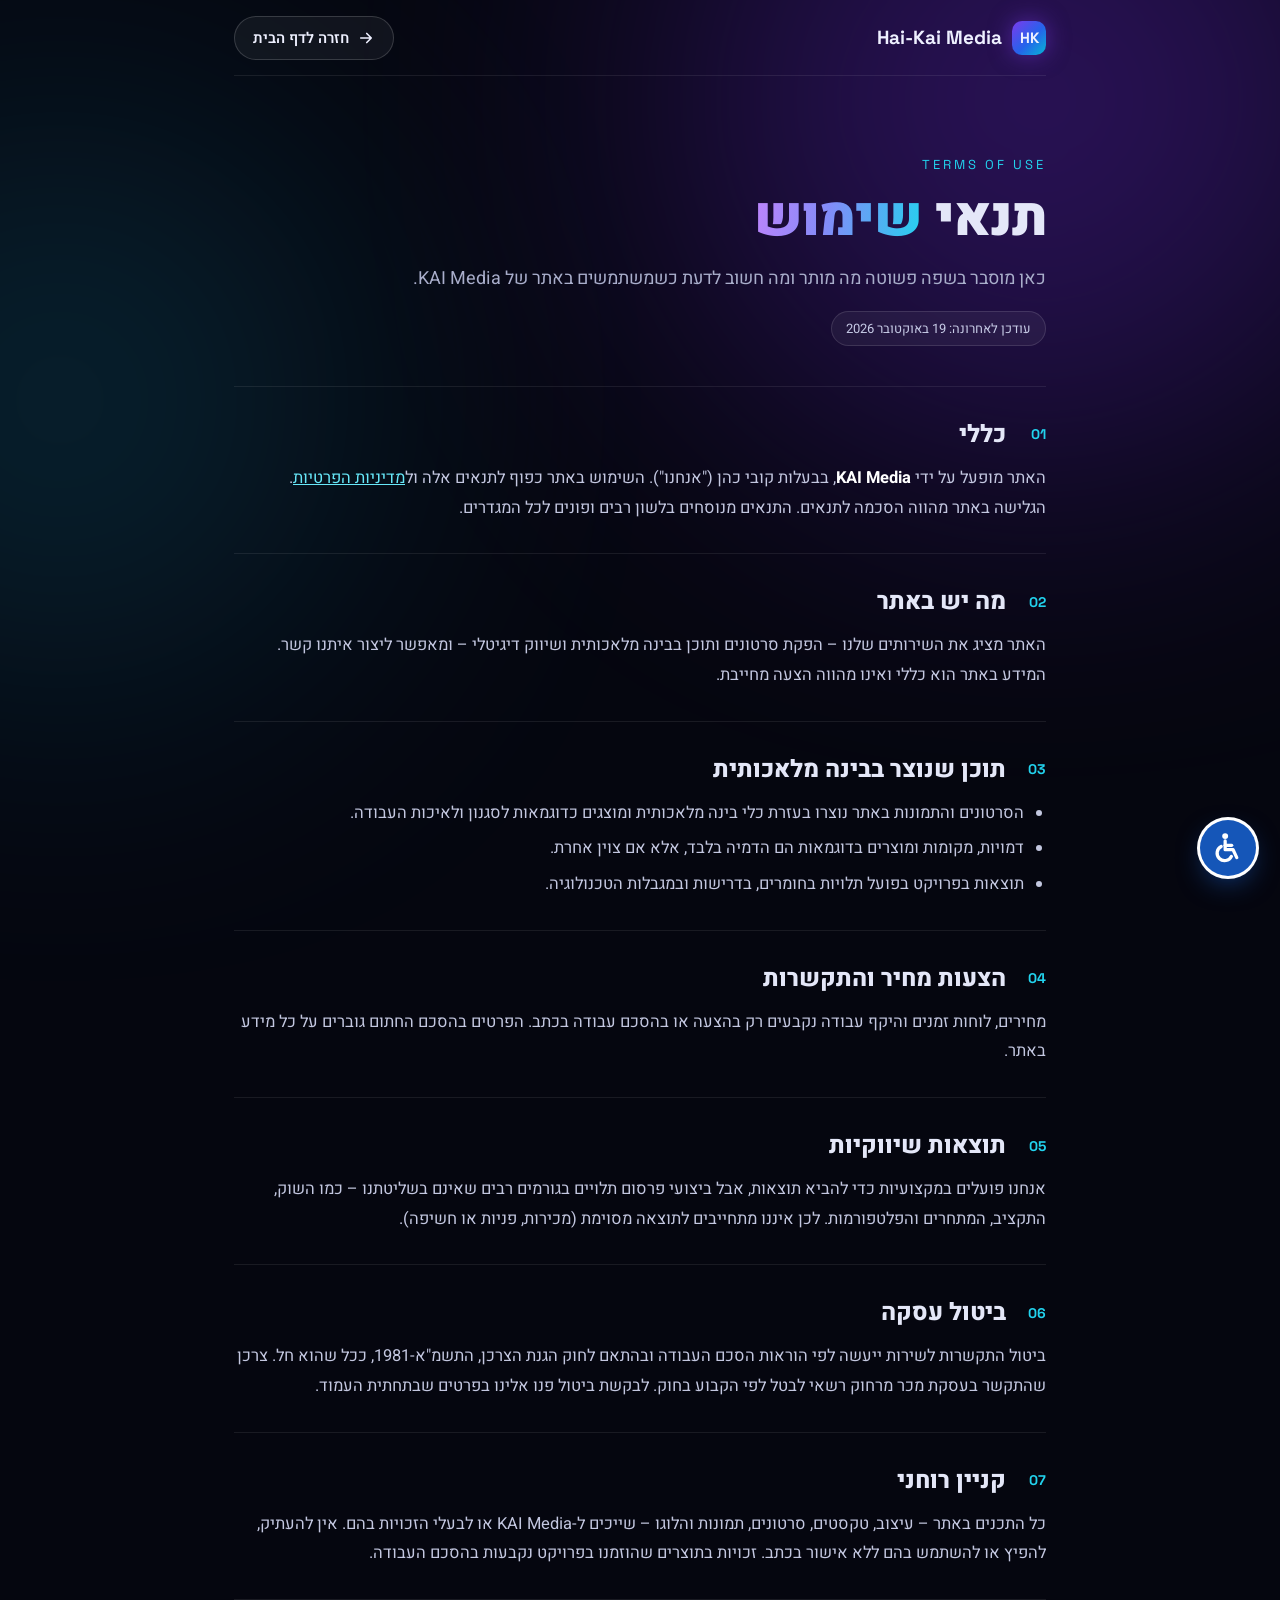
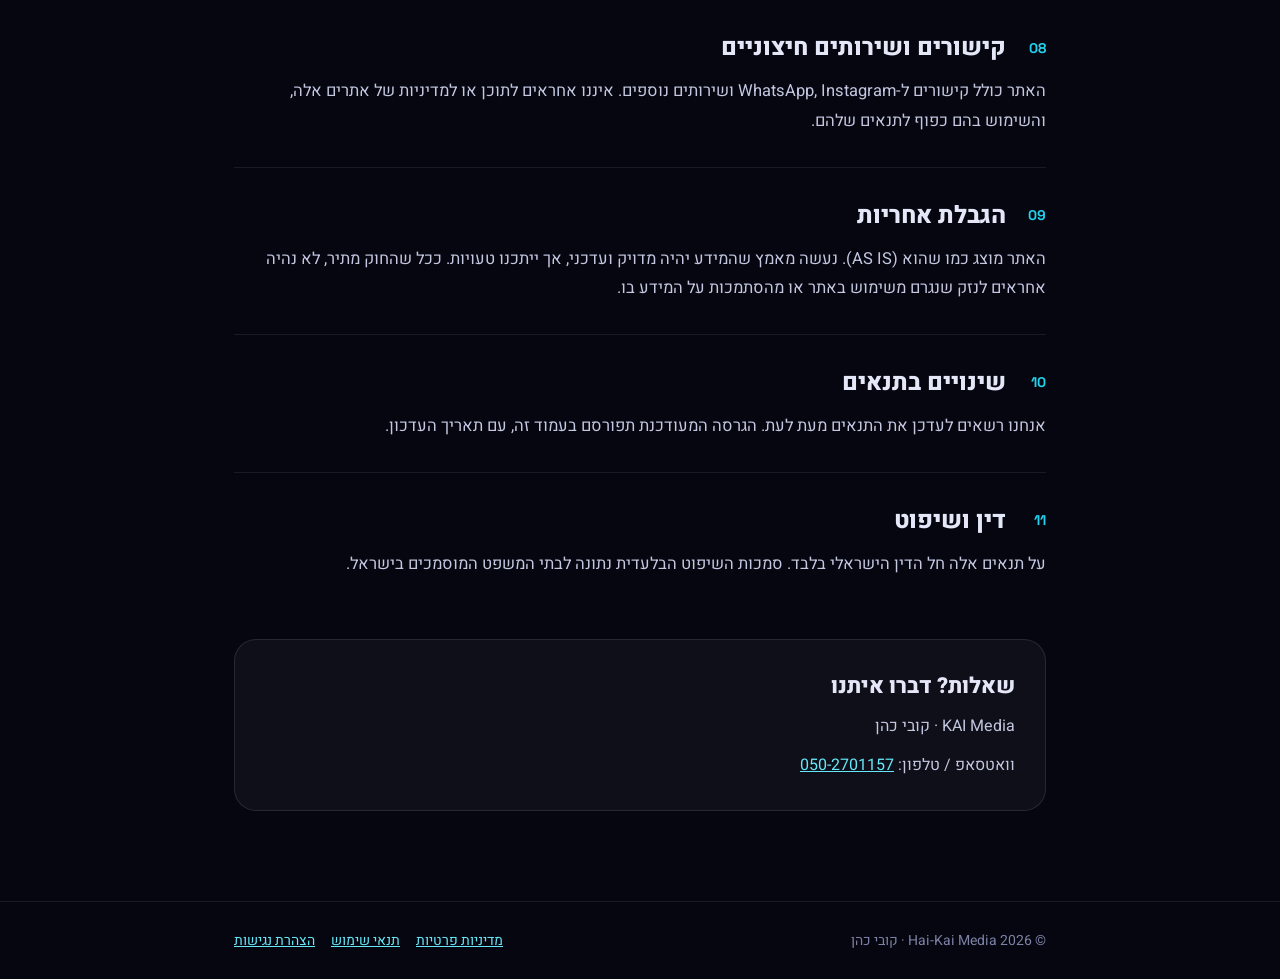
<file: terms.html>
<!doctype html>
<html lang="he" dir="rtl">
<head>
<meta charset="utf-8">
<meta name="viewport" content="width=device-width, initial-scale=1">
<title>תנאי שימוש | KAI Media</title>
<meta name="description" content="תנאי השימוש באתר KAI Media – תוכן בבינה מלאכותית, הצעות מחיר, קניין רוחני והגבלת אחריות.">
<link rel="canonical" href="https://kaimedia-studio.com/terms">
<meta property="og:url" content="https://kaimedia-studio.com/terms">
<meta property="og:image" content="https://kaimedia-studio.com/assets/og-image.jpg">
<link rel="icon" href="/favicon.ico" sizes="any">
<link rel="apple-touch-icon" href="/apple-touch-icon.png">
<meta name="robots" content="noindex">
<link rel="preconnect" href="https://fonts.googleapis.com">
<link href="https://fonts.googleapis.com/css2?family=Heebo:wght@400;500;700;800;900&family=Space+Grotesk:wght@500;700&display=swap" rel="stylesheet">
<style>
body{margin:0;background:#05060f}
*{box-sizing:border-box}
a{color:#67e8f9}a:hover{color:#a5f3fc}
.pp{font-family:'Heebo',system-ui,sans-serif;color:#e4e7f8;background:#05060f;position:relative;overflow-x:hidden}
.pp-glow{position:absolute;top:-260px;right:-120px;width:720px;height:720px;border-radius:50%;background:#6d28d9;filter:blur(140px);opacity:.35;pointer-events:none}
.pp-glow2{position:absolute;top:120px;left:-220px;width:560px;height:560px;border-radius:50%;background:#0e7490;filter:blur(140px);opacity:.28;pointer-events:none}
.wrap{max-width:860px;margin:0 auto;padding:0 24px;position:relative;z-index:1}
.top{display:flex;justify-content:space-between;align-items:center;height:76px;border-bottom:1px solid rgba(255,255,255,.08)}
.logo{display:flex;align-items:center;gap:10px;text-decoration:none;color:#eef0ff;font-family:'Space Grotesk',sans-serif;font-weight:700;font-size:19px}
.logo:hover{color:#fff}
.mark{width:34px;height:34px;border-radius:10px;display:grid;place-items:center;background:linear-gradient(135deg,#7c3aed,#2563eb 55%,#06b6d4);box-shadow:0 0 22px rgba(124,58,237,.5);font-size:15px}
.back{display:inline-flex;align-items:center;gap:8px;min-height:44px;padding:0 18px;border-radius:999px;border:1px solid rgba(255,255,255,.16);background:rgba(255,255,255,.05);color:#eef0ff;text-decoration:none;font-weight:600;font-size:15px}
.back:hover{color:#fff;background:rgba(255,255,255,.1)}
.head{padding:80px 0 40px;display:flex;flex-direction:column;gap:16px}
.kicker{font-family:'Space Grotesk',sans-serif;font-size:13px;letter-spacing:3px;color:#22d3ee;direction:ltr;text-align:right}
h1{margin:0;font-size:54px;font-weight:900;line-height:1.08;letter-spacing:-1px}
.grad{background:linear-gradient(100deg,#c084fc,#818cf8 45%,#22d3ee);-webkit-background-clip:text;background-clip:text;-webkit-text-fill-color:transparent}
.lead{margin:0;font-size:18px;color:#a9aecb;line-height:1.75}
.upd{display:inline-flex;align-self:flex-start;padding:7px 14px;border-radius:999px;font-size:13px;background:rgba(255,255,255,.05);border:1px solid rgba(255,255,255,.12);color:#c7cbe6}
.ai-box{display:flex;gap:18px;align-items:flex-start;padding:28px;border-radius:22px;border:1px solid rgba(168,85,247,.4);background:linear-gradient(140deg,rgba(124,58,237,.2),rgba(6,182,212,.08));margin-bottom:24px}
.ai-ico{flex:none;width:52px;height:52px;border-radius:15px;display:grid;place-items:center;background:rgba(124,58,237,.22);border:1px solid rgba(168,85,247,.45);color:#e9d5ff}
.ai-box h2{margin:0 0 8px;font-size:22px;font-weight:800}
.ai-box p{margin:0;font-size:16px;line-height:1.75;color:#dfe2f5}
.sec{padding:30px 0;border-top:1px solid rgba(255,255,255,.08);display:flex;flex-direction:column;gap:12px}
.sec h2{margin:0;font-size:24px;font-weight:800;display:flex;align-items:center;gap:12px}
.n{font-family:'Space Grotesk',sans-serif;font-size:14px;font-weight:700;color:#22d3ee;min-width:28px}
.sec p,.sec li{margin:0;font-size:16.5px;line-height:1.8;color:#c3c7e0}
.sec ul{margin:0;padding-inline-start:22px;display:flex;flex-direction:column;gap:6px}
.sec b{color:#fff;font-weight:700}
.contact{margin:30px 0 90px;padding:30px;border-radius:22px;background:rgba(255,255,255,.04);border:1px solid rgba(255,255,255,.1);display:flex;flex-direction:column;gap:10px}
.contact h2{margin:0;font-size:22px;font-weight:800}
.contact p{margin:0;color:#c3c7e0;line-height:1.8}
.foot{border-top:1px solid rgba(255,255,255,.08);padding:28px 0;color:#7d82a6;font-size:14px}
@media (max-width:600px){
  .wrap{padding:0 18px}
  h1{font-size:36px}
  .head{padding:52px 0 28px}
  .lead{font-size:16px}
  .ai-box{flex-direction:column;padding:22px}
  .sec h2{font-size:20px}
  .sec p,.sec li{font-size:15.5px}
  .back span{display:none}
}
</style>

</head>
<body>
<div class="pp" dir="rtl">
  <div class="pp-glow" aria-hidden="true"></div>
  <div class="pp-glow2" aria-hidden="true"></div>
  <div class="wrap">
    <header class="top">
      <a class="logo" href="index.html"><span class="mark">HK</span><span dir="ltr">Hai-Kai Media</span></a>
      <a class="back" href="index.html" aria-label="חזרה לדף הבית">
        <svg width="18" height="18" viewBox="0 0 24 24" fill="none" stroke="currentColor" stroke-width="2.2" stroke-linecap="round" stroke-linejoin="round" aria-hidden="true"><path d="M5 12h14M13 6l6 6-6 6"></path></svg>
        <span>חזרה לדף הבית</span>
      </a>
    </header>

    <div class="head">
      <span class="kicker">TERMS OF USE</span>
      <h1>תנאי <span class="grad">שימוש</span></h1>
      <p class="lead">כאן מוסבר בשפה פשוטה מה מותר ומה חשוב לדעת כשמשתמשים באתר של KAI Media.</p>
      <span class="upd">עודכן לאחרונה: 19 באוקטובר 2026</span>
    </div>

    <section class="sec">
      <h2><span class="n">01</span>כללי</h2>
      <p>האתר מופעל על ידי <b>KAI Media</b>, בבעלות קובי כהן ("אנחנו"). השימוש באתר כפוף לתנאים אלה ול<a href="privacy.html">מדיניות הפרטיות</a>. הגלישה באתר מהווה הסכמה לתנאים. התנאים מנוסחים בלשון רבים ופונים לכל המגדרים.</p>
    </section>
    <section class="sec">
      <h2><span class="n">02</span>מה יש באתר</h2>
      <p>האתר מציג את השירותים שלנו – הפקת סרטונים ותוכן בבינה מלאכותית ושיווק דיגיטלי – ומאפשר ליצור איתנו קשר. המידע באתר הוא כללי ואינו מהווה הצעה מחייבת.</p>
    </section>
    <section class="sec">
      <h2><span class="n">03</span>תוכן שנוצר בבינה מלאכותית</h2>
      <ul><li>הסרטונים והתמונות באתר נוצרו בעזרת כלי בינה מלאכותית ומוצגים כדוגמאות לסגנון ולאיכות העבודה.</li><li>דמויות, מקומות ומוצרים בדוגמאות הם הדמיה בלבד, אלא אם צוין אחרת.</li><li>תוצאות בפרויקט בפועל תלויות בחומרים, בדרישות ובמגבלות הטכנולוגיה.</li></ul>
    </section>
    <section class="sec">
      <h2><span class="n">04</span>הצעות מחיר והתקשרות</h2>
      <p>מחירים, לוחות זמנים והיקף עבודה נקבעים רק בהצעה או בהסכם עבודה בכתב. הפרטים בהסכם החתום גוברים על כל מידע באתר.</p>
    </section>
    <section class="sec">
      <h2><span class="n">05</span>תוצאות שיווקיות</h2>
      <p>אנחנו פועלים במקצועיות כדי להביא תוצאות, אבל ביצועי פרסום תלויים בגורמים רבים שאינם בשליטתנו – כמו השוק, התקציב, המתחרים והפלטפורמות. לכן איננו מתחייבים לתוצאה מסוימת (מכירות, פניות או חשיפה).</p>
    </section>
    <section class="sec">
      <h2><span class="n">06</span>ביטול עסקה</h2>
      <p>ביטול התקשרות לשירות ייעשה לפי הוראות הסכם העבודה ובהתאם לחוק הגנת הצרכן, התשמ"א-1981, ככל שהוא חל. צרכן שהתקשר בעסקת מכר מרחוק רשאי לבטל לפי הקבוע בחוק. לבקשת ביטול פנו אלינו בפרטים שבתחתית העמוד.</p>
    </section>
    <section class="sec">
      <h2><span class="n">07</span>קניין רוחני</h2>
      <p>כל התכנים באתר – עיצוב, טקסטים, סרטונים, תמונות והלוגו – שייכים ל-KAI Media או לבעלי הזכויות בהם. אין להעתיק, להפיץ או להשתמש בהם ללא אישור בכתב. זכויות בתוצרים שהוזמנו בפרויקט נקבעות בהסכם העבודה.</p>
    </section>
    <section class="sec">
      <h2><span class="n">08</span>קישורים ושירותים חיצוניים</h2>
      <p>האתר כולל קישורים ל-WhatsApp, Instagram ושירותים נוספים. איננו אחראים לתוכן או למדיניות של אתרים אלה, והשימוש בהם כפוף לתנאים שלהם.</p>
    </section>
    <section class="sec">
      <h2><span class="n">09</span>הגבלת אחריות</h2>
      <p>האתר מוצג כמו שהוא (AS IS). נעשה מאמץ שהמידע יהיה מדויק ועדכני, אך ייתכנו טעויות. ככל שהחוק מתיר, לא נהיה אחראים לנזק שנגרם משימוש באתר או מהסתמכות על המידע בו.</p>
    </section>
    <section class="sec">
      <h2><span class="n">10</span>שינויים בתנאים</h2>
      <p>אנחנו רשאים לעדכן את התנאים מעת לעת. הגרסה המעודכנת תפורסם בעמוד זה, עם תאריך העדכון.</p>
    </section>
    <section class="sec">
      <h2><span class="n">11</span>דין ושיפוט</h2>
      <p>על תנאים אלה חל הדין הישראלי בלבד. סמכות השיפוט הבלעדית נתונה לבתי המשפט המוסמכים בישראל.</p>
    </section>

    <div class="contact">
      <h2>שאלות? דברו איתנו</h2>
      <p>KAI Media · קובי כהן</p>
      <p>וואטסאפ / טלפון: <a href="https://wa.me/972502701157" dir="ltr">050-2701157</a></p>
    </div>
  </div>
  <footer class="foot">
    <div class="wrap" style="display:flex;gap:18px;flex-wrap:wrap;justify-content:space-between"><span>© 2026 Hai-Kai Media · קובי כהן</span><span style="display:flex;gap:16px;flex-wrap:wrap"><a href="privacy.html">מדיניות פרטיות</a><a href="terms.html">תנאי שימוש</a><a href="accessibility.html">הצהרת נגישות</a></span></div>
  </footer>
</div>
<script src="a11y.js" defer></script>
<script src="protect.js" defer></script>
</body>
</html>
</file>
<file: style.css>
body{margin:0;background:#16333b}
*{box-sizing:border-box}
html{scroll-behavior:smooth}
a{color:#e58461}a:hover{color:#e6e9ea}
.kai{--bg:#16333b;--ink:#f4f5f6;--mute:#97a6aa;--line:rgba(225,109,71,.14);--blue:#e16d47;--cyan:#e58461;--amber:#e69f63;--pink:#e05e3e;font-family:'Heebo',system-ui,sans-serif;color:var(--ink);background:var(--bg);overflow-x:hidden;position:relative;min-height:100vh}
.kai::before{content:"";position:fixed;inset:0;pointer-events:none;z-index:0;background-image:linear-gradient(rgba(225,109,71,.045) 1px,transparent 1px),linear-gradient(90deg,rgba(225,109,71,.045) 1px,transparent 1px);background-size:72px 72px;-webkit-mask-image:radial-gradient(ellipse at 50% 0%,#000 30%,transparent 80%);mask-image:radial-gradient(ellipse at 50% 0%,#000 30%,transparent 80%)}
.wrap{max-width:1240px;margin:0 auto;padding:0 28px;position:relative;z-index:2}
.mono{font-family:'Chakra Petch','Heebo',sans-serif;letter-spacing:.14em;text-transform:uppercase;direction:ltr;unicode-bidi:isolate}
.chrome{background:linear-gradient(180deg,#ffffff 0%,#e5e8e9 42%,#87989d 58%,#f2f3f4 100%);-webkit-background-clip:text;background-clip:text;-webkit-text-fill-color:transparent}
.blue{color:var(--cyan)}

/* NAV */
.nav{position:sticky;top:0;z-index:50;background:rgba(22,51,59,.72);backdrop-filter:blur(16px);-webkit-backdrop-filter:blur(16px);border-bottom:1px solid var(--line)}
.nav-in{display:flex;align-items:center;justify-content:space-between;height:70px}
.logo{display:flex;align-items:center;gap:12px;text-decoration:none;color:var(--ink)}
.logo:hover{color:#fff}
.logo-mark{font-family:'Chakra Petch',sans-serif;font-weight:700;font-size:24px;letter-spacing:.06em;direction:ltr}
.logo-sub{font-family:'Chakra Petch',sans-serif;font-size:11px;letter-spacing:.32em;color:var(--mute);direction:ltr;padding-inline-start:12px;border-inline-start:1px solid var(--line)}
.nav-links{display:flex;gap:34px;align-items:center}
.nav-links a{color:#c6ced1;text-decoration:none;font-size:15px;font-weight:500;transition:color .2s}
.nav-links a:hover{color:#fff}
.burger{display:none;width:46px;height:46px;border-radius:10px;border:1px solid var(--line);background:rgba(255,255,255,.03);color:#fff;align-items:center;justify-content:center;cursor:pointer}
.mmenu{display:flex;flex-direction:column;padding:6px 28px 24px;border-top:1px solid var(--line)}
.mmenu a{color:var(--ink);text-decoration:none;font-size:19px;font-weight:700;padding:14px 2px;border-bottom:1px solid rgba(255,255,255,.06)}

/* BUTTONS */
.btn{position:relative;display:inline-flex;align-items:center;justify-content:center;gap:10px;min-height:52px;padding:0 28px;font-weight:700;font-size:16px;text-decoration:none;cursor:pointer;border:0;font-family:inherit;transition:transform .25s,box-shadow .25s,background .25s,color .25s;clip-path:polygon(12px 0,100% 0,100% calc(100% - 12px),calc(100% - 12px) 100%,0 100%,0 12px)}
.btn-p{color:#193841;background:linear-gradient(100deg,#e58461,#e16d47);box-shadow:0 0 30px -6px rgba(225,109,71,.8)}
.btn-p:hover{color:#193841;transform:translateY(-2px);box-shadow:0 0 44px -4px rgba(229,132,97,.9)}
.btn-g{color:var(--ink);background:rgba(225,109,71,.08);box-shadow:inset 0 0 0 1px rgba(225,109,71,.3)}
.btn-g:hover{color:#fff;background:rgba(225,109,71,.16)}
.btn-sm{min-height:42px;padding:0 20px;font-size:14px}

/* HERO */
.hero{position:relative;padding:72px 0 64px;overflow:hidden}
.hero-bg{position:absolute;inset:0;z-index:0;pointer-events:none;background:url('assets/hero-ai-marketing.jpg') 60% 40%/cover no-repeat;filter:saturate(1.1);transform:scale(1.04);animation:breathe 22s ease-in-out infinite alternate}
.hero-person{position:absolute;z-index:1;left:4%;bottom:0;top:0;width:min(46%,620px);pointer-events:none;background:url('data:,') 50% 12%/cover no-repeat;-webkit-mask-image:linear-gradient(to left,transparent 0%,#000 30%,#000 82%,transparent 100%),linear-gradient(to top,transparent 0%,#000 22%);-webkit-mask-composite:source-in;mask-image:linear-gradient(to left,transparent 0%,#000 30%,#000 82%,transparent 100%),linear-gradient(to top,transparent 0%,#000 22%);mask-composite:intersect;animation:breathe 18s ease-in-out infinite alternate}
@keyframes breathe{from{transform:scale(1)}to{transform:scale(1.04)}}
.hero-shade{position:absolute;inset:0;z-index:1;pointer-events:none;background:linear-gradient(to left,rgba(22,51,59,.9) 0%,rgba(22,51,59,.72) 34%,rgba(22,51,59,.18) 62%,rgba(22,51,59,.1) 100%),linear-gradient(to bottom,rgba(22,51,59,.45) 0%,transparent 22%,transparent 68%,#16333b 100%)}
.id-tag{justify-self:end;align-self:end;display:flex;flex-direction:column;gap:4px;padding-inline-start:14px;border-inline-start:2px solid var(--pink);margin-bottom:24px}
.id-tag .nm{font-size:24px;font-weight:800;color:#fff;text-shadow:0 2px 18px rgba(20,46,54,.8)}
.id-tag .rl{font-size:11px;color:#dadfe1}
.scan{position:absolute;inset:0;z-index:1;pointer-events:none;background:repeating-linear-gradient(0deg,rgba(255,255,255,.022) 0 1px,transparent 1px 3px)}
.hero-grid{display:grid;grid-template-columns:minmax(0,6fr) minmax(0,5fr);gap:64px;align-items:center;min-height:660px}
.hero-txt{display:flex;flex-direction:column;gap:26px}
.tagline{display:inline-flex;align-items:center;gap:12px;font-size:12px;color:#e16d47;align-self:flex-start}
.tagline::before{content:"";width:34px;height:1px;background:linear-gradient(90deg,var(--cyan),transparent)}
.rec{width:7px;height:7px;border-radius:50%;background:#a1aeb2;box-shadow:0 0 10px #a1aeb2;animation:blink 1.4s steps(2) infinite}
@keyframes blink{50%{opacity:.15}}
.h1{margin:0;font-size:64px;font-weight:900;line-height:1.04;letter-spacing:-1.5px}
.h1{font-size:72px}
.h1 .l2{display:block;background:linear-gradient(90deg,var(--cyan),#e78f6a 55%,var(--pink));-webkit-background-clip:text;background-clip:text;-webkit-text-fill-color:transparent;filter:drop-shadow(0 0 22px rgba(224,94,62,.35))}
.h-sub{margin:0;max-width:470px;font-size:18px;line-height:1.75;color:#b2bdc0}
.h-cta{display:flex;gap:14px;flex-wrap:wrap}

.portrait{position:relative;margin:0;width:100%;max-width:470px;justify-self:center;aspect-ratio:4/5}
.portrait .glow{position:absolute;inset:6% -8% -4% -8%;background:radial-gradient(circle at 75% 25%,rgba(224,94,62,.55),transparent 55%),radial-gradient(circle at 20% 80%,rgba(229,132,97,.5),transparent 55%);filter:blur(50px);z-index:0;animation:pulseglow 7s ease-in-out infinite alternate}
@keyframes pulseglow{from{opacity:.7}to{opacity:1}}
.portrait .frame{position:absolute;inset:0;z-index:1;overflow:hidden;background:#000;box-shadow:0 0 0 1px rgba(225,109,71,.3),0 40px 110px -30px rgba(225,109,71,.7);clip-path:polygon(22px 0,100% 0,100% calc(100% - 22px),calc(100% - 22px) 100%,0 100%,0 22px)}
.portrait .frame img{width:100%;height:100%;object-fit:cover;object-position:50% 20%;display:block;animation:breathe 16s ease-in-out infinite alternate}
@keyframes breathe{from{transform:scale(1.02)}to{transform:scale(1.08)}}
.portrait .frame::after{content:"";position:absolute;inset:0;background:repeating-linear-gradient(0deg,rgba(20,46,54,.14) 0 1px,transparent 1px 3px),linear-gradient(to top,rgba(22,51,59,.9) 0%,transparent 38%);pointer-events:none}
.portrait .sweep{z-index:2}
.portrait .hud{z-index:3}
.portrait .corner{z-index:3}
.id-card{position:absolute;z-index:3;bottom:22px;inset-inline:22px;display:flex;flex-direction:column;gap:4px;padding-inline-start:14px;border-inline-start:2px solid var(--pink);box-shadow:none}
.id-card .nm{font-size:26px;font-weight:800;color:#fff}
.id-card .rl{font-size:11px;color:#dadfe1}
.corner{position:absolute;width:26px;height:26px;border-color:var(--cyan);border-style:solid;filter:drop-shadow(0 0 6px rgba(229,132,97,.8))}
.c-tl{top:-10px;left:-10px;border-width:2px 0 0 2px}.c-tr{top:-10px;right:-10px;border-width:2px 2px 0 0}
.c-bl{bottom:-10px;left:-10px;border-width:0 0 2px 2px}.c-br{bottom:-10px;right:-10px;border-width:0 2px 2px 0}
.hud{position:absolute;left:16px;right:16px;display:flex;justify-content:space-between;align-items:center;font-size:11px;color:#eaedee;z-index:2}
.hud-t{top:14px}.hud-b{bottom:14px}
.hud .pill{display:inline-flex;align-items:center;gap:8px;padding:5px 10px;background:rgba(22,51,59,.6);box-shadow:inset 0 0 0 1px rgba(225,109,71,.25)}
.sweep{position:absolute;inset:0;z-index:1;pointer-events:none;background:linear-gradient(180deg,transparent 0%,rgba(229,132,97,.14) 50%,transparent 100%);height:30%;animation:sweep 6s linear infinite}
@keyframes sweep{from{transform:translateY(-100%)}to{transform:translateY(400%)}}

.tools{display:flex;align-items:center;gap:22px;flex-wrap:wrap;margin-top:64px;padding-top:26px;border-top:1px solid var(--line)}
.tools .lbl{font-size:11px;color:var(--mute)}
.tools .list{display:flex;gap:30px;flex-wrap:wrap;direction:ltr}
.tools .list span{font-family:'Chakra Petch',sans-serif;font-weight:600;font-size:18px;color:#b0bcbf;letter-spacing:.04em;transition:color .2s,text-shadow .2s}
.tools .list span:hover{color:#fff;text-shadow:0 0 18px rgba(229,132,97,.8)}

/* SECTIONS */
.sec{padding:120px 0;position:relative}
.sec-head{display:flex;justify-content:space-between;align-items:flex-end;gap:24px;margin-bottom:48px;flex-wrap:wrap}
.sec-head .l{display:flex;flex-direction:column;gap:12px}
.kicker{font-size:12px;color:var(--cyan)}
.sec-title{margin:0;font-size:46px;font-weight:900;line-height:1.08;letter-spacing:-1px}
.sec-note{margin:0;color:var(--mute);font-size:15px;max-width:360px;line-height:1.7}
.panel{position:relative;background:linear-gradient(160deg,rgba(28,42,46,.55),rgba(24,55,64,.65));box-shadow:inset 0 0 0 1px var(--line);clip-path:polygon(16px 0,100% 0,100% calc(100% - 16px),calc(100% - 16px) 100%,0 100%,0 16px)}

/* WORK */
.work-grid{display:grid;grid-template-columns:repeat(3,minmax(0,1fr));gap:18px}
.tile{position:relative;aspect-ratio:4/5;overflow:hidden;cursor:pointer;padding:0;border:0;background:#18373f;color:#fff;font-family:inherit;text-align:right;display:block;width:100%;clip-path:polygon(18px 0,100% 0,100% calc(100% - 18px),calc(100% - 18px) 100%,0 100%,0 18px);box-shadow:inset 0 0 0 1px var(--line);transition:transform .4s}
.tile:hover,.tile.on{transform:translateY(-4px)}
.tile .vid{position:absolute;inset:0;width:100%;height:100%;object-fit:cover;filter:saturate(1.05) contrast(1.04);transition:transform 1.2s cubic-bezier(.2,.7,.2,1),filter .4s}
.tile:hover .vid,.tile.on .vid{transform:scale(1.05);filter:saturate(1.15) contrast(1.08)}
.tile .shade{position:absolute;inset:0;background:linear-gradient(to top,rgba(22,51,59,.95) 0%,rgba(22,51,59,.15) 50%,rgba(22,51,59,.35) 100%)}
.tile .edge{position:absolute;inset:0;pointer-events:none;box-shadow:inset 0 0 0 1px rgba(229,132,97,0);transition:box-shadow .4s}
.tile:hover .edge,.tile.on .edge{box-shadow:inset 0 0 0 1px rgba(229,132,97,.7),inset 0 0 40px -10px rgba(229,132,97,.5)}
.tile .top{position:absolute;top:16px;inset-inline:16px;display:flex;justify-content:space-between;align-items:center;font-size:11px;direction:ltr}
.tc{padding:5px 9px;background:rgba(22,51,59,.6);box-shadow:inset 0 0 0 1px rgba(225,109,71,.22);display:inline-flex;align-items:center;gap:8px}
.tile .meta{position:absolute;inset:auto 0 0 0;padding:22px;display:flex;flex-direction:column;gap:6px}
.tile .cat{font-size:11px;color:var(--cyan)}
.tile .nm{font-size:22px;font-weight:800}
.play{position:absolute;top:50%;left:50%;width:64px;height:64px;margin:-32px 0 0 -32px;display:grid;place-items:center;background:rgba(22,51,59,.45);box-shadow:inset 0 0 0 1px rgba(255,255,255,.35);backdrop-filter:blur(8px);clip-path:polygon(10px 0,100% 0,100% calc(100% - 10px),calc(100% - 10px) 100%,0 100%,0 10px);opacity:0;transform:scale(.85);transition:opacity .35s,transform .35s}
.tile:hover .play,.tile.on .play{opacity:1;transform:scale(1)}
.eq{display:inline-flex;gap:2px;align-items:flex-end;height:10px}
.eq i{width:2px;background:var(--cyan);animation:eq .9s ease-in-out infinite}
.eq i:nth-child(2){animation-delay:.2s}.eq i:nth-child(3){animation-delay:.4s}
@keyframes eq{0%,100%{height:2px}50%{height:10px}}

/* SERVICES */
.svc-grid{display:grid;grid-template-columns:repeat(4,minmax(0,1fr));gap:18px}
.svc{padding:34px 28px;display:flex;flex-direction:column;gap:14px;transition:transform .35s}
.svc:hover{transform:translateY(-4px)}
.svc::after{content:"";position:absolute;top:0;inset-inline-start:16px;width:56px;height:2px;background:linear-gradient(90deg,var(--cyan),var(--pink));box-shadow:0 0 14px rgba(224,94,62,.7)}
.ico{width:52px;height:52px;display:grid;place-items:center;color:#eff2f2;filter:drop-shadow(0 0 10px rgba(229,132,97,.55))}
.svc .en{font-size:11px;color:var(--mute)}
.svc h3{margin:0;font-size:22px;font-weight:800}
.svc p{margin:0;color:#afbabd;line-height:1.7;font-size:15px}

/* PROCESS */
.proc{display:grid;grid-template-columns:repeat(4,minmax(0,1fr));gap:0;position:relative}
.proc::before{content:"";position:absolute;top:22px;inset-inline:0;height:1px;background:linear-gradient(90deg,transparent,rgba(229,132,97,.55),rgba(225,109,71,.55),transparent)}
.step{padding:0 22px 0 0;display:flex;flex-direction:column;gap:12px;position:relative}
.step .dot{width:44px;height:44px;display:grid;place-items:center;background:#16333b;box-shadow:inset 0 0 0 1px rgba(229,132,97,.6),0 0 18px -4px rgba(229,132,97,.8);font-family:'Chakra Petch',sans-serif;font-weight:700;font-size:15px;color:var(--cyan);clip-path:polygon(8px 0,100% 0,100% calc(100% - 8px),calc(100% - 8px) 100%,0 100%,0 8px)}
.step h3{margin:8px 0 0;font-size:20px;font-weight:800}
.step p{margin:0;color:#afbabd;line-height:1.7;font-size:15px;max-width:270px}
.step .en{font-size:11px;color:var(--cyan);margin-top:10px}
.step h3{margin-top:2px}

/* CONTACT */
.cta{display:grid;grid-template-columns:minmax(0,1fr) minmax(0,1.05fr);gap:0;overflow:hidden}
.cta-side{position:relative;padding:56px 48px;display:flex;flex-direction:column;gap:22px;overflow:hidden}
.cta-side::before{content:"";position:absolute;inset:0;background:url('assets/48eb1368707901686ffc2904d9ad0e08.jpg') 70% 40%/cover no-repeat;opacity:.22;filter:saturate(1.2)}
.cta-side::after{content:"";position:absolute;inset:0;background:linear-gradient(150deg,rgba(22,51,59,.35),rgba(22,51,59,.92) 75%)}
.cta-side > *{position:relative;z-index:1}
.cta-side h2{margin:0;font-size:44px;font-weight:900;line-height:1.08;letter-spacing:-1px}
.cta-side p{margin:0;color:#b2bdc0;font-size:17px;line-height:1.7;max-width:400px}
.links{display:flex;flex-wrap:wrap;gap:10px;margin-top:auto}
.lnk{display:inline-flex;align-items:center;gap:10px;min-height:46px;padding:0 16px;color:var(--ink);text-decoration:none;font-weight:600;font-size:15px;background:rgba(22,51,59,.55);box-shadow:inset 0 0 0 1px rgba(225,109,71,.22);transition:box-shadow .25s,color .25s}
.lnk:hover{color:#fff;box-shadow:inset 0 0 0 1px var(--cyan),0 0 22px -6px var(--cyan)}
.form{padding:56px 48px;display:flex;flex-direction:column;gap:18px;border-inline-start:1px solid var(--line)}
.fld{display:flex;flex-direction:column;gap:8px}
.fld label{font-size:14px;font-weight:600;color:#e16d47}
.fld input,.fld textarea,.fld select{font-family:inherit;font-size:16px;color:#fff;background:rgba(22,51,59,.7);border:1px solid rgba(225,109,71,.2);border-radius:0;padding:14px 16px;outline:none;transition:border-color .2s,box-shadow .2s}
.fld input:focus,.fld textarea:focus,.fld select:focus{border-color:var(--cyan);box-shadow:0 0 0 3px rgba(229,132,97,.18)}
.fld textarea{min-height:110px;resize:vertical}
.row2{display:grid;grid-template-columns:repeat(2,minmax(0,1fr));gap:16px}
.ok{padding:14px 16px;background:rgba(229,132,97,.1);box-shadow:inset 0 0 0 1px rgba(229,132,97,.45);color:#eef0f1;font-weight:600}
.fine{margin:0;font-size:13px;color:#88999d;line-height:1.6}

/* FOOTER + FAB */
.foot{border-top:1px solid var(--line);padding:30px 0;color:#76898f;font-size:13px;position:relative;z-index:2}
.foot-in{display:flex;justify-content:space-between;align-items:center;gap:16px;flex-wrap:wrap}
.fab{position:fixed;bottom:24px;left:24px;z-index:60;width:58px;height:58px;display:grid;place-items:center;background:#1ba657;color:#fff;text-decoration:none;box-shadow:0 10px 30px -8px rgba(27,166,87,.8);clip-path:polygon(12px 0,100% 0,100% calc(100% - 12px),calc(100% - 12px) 100%,0 100%,0 12px);transition:transform .25s}
.fab:hover{color:#fff;transform:scale(1.07)}

/* CYBER LAYER */
.kai{--violet:#e78f6a;background:#17333b}
.atmo{position:fixed;inset:0;z-index:0;pointer-events:none;background:url('assets/hero-ai-marketing.jpg') 50% 30%/cover no-repeat;opacity:.17;filter:blur(3px) saturate(1.3)}
.atmo::after{content:"";position:absolute;inset:0;background:radial-gradient(ellipse at 12% 18%,rgba(224,94,62,.2),transparent 45%),radial-gradient(ellipse at 88% 72%,rgba(229,132,97,.16),transparent 45%),linear-gradient(to bottom,rgba(23,51,59,.35),rgba(23,51,59,.85))}
.nav{background:rgba(23,51,59,.7)}
.nav::after{content:"";position:absolute;left:0;right:0;bottom:-1px;height:1px;background:linear-gradient(90deg,transparent,rgba(224,94,62,.8),rgba(229,132,97,.8),transparent);box-shadow:0 0 12px rgba(224,94,62,.6)}
.sec::before{content:"";position:absolute;top:0;left:50%;width:min(1180px,90%);height:1px;transform:translateX(-50%);background:linear-gradient(90deg,transparent,rgba(224,94,62,.45),rgba(229,132,97,.45),transparent)}
.sec::after{content:"";position:absolute;top:-2px;left:50%;width:120px;height:5px;margin-left:-60px;background:radial-gradient(ellipse,rgba(229,132,97,.9),transparent 70%);filter:blur(1px);animation:travel 7s ease-in-out infinite alternate}
@keyframes travel{from{transform:translateX(-38vw)}to{transform:translateX(38vw)}}
.kicker{color:var(--pink);text-shadow:0 0 12px rgba(224,94,62,.6)}
.kicker::before{content:"[ ";color:var(--cyan)}
.kicker::after{content:" ]";color:var(--cyan)}
.sec-title{text-shadow:-1.5px 0 rgba(224,94,62,.55),1.5px 0 rgba(229,132,97,.55),0 0 34px rgba(231,143,106,.35)}
.h1 .l2{position:relative}
.h1 .l2::before,.h1 .l2::after{content:attr(data-text);position:absolute;inset:0;pointer-events:none;background:none}
.h1 .l2::before{-webkit-text-fill-color:#e58461;color:#e58461;mix-blend-mode:screen;animation:gl1 4s infinite steps(1)}
.h1 .l2::after{-webkit-text-fill-color:#e05e3e;color:#e05e3e;mix-blend-mode:screen;animation:gl2 4s infinite steps(1)}
@keyframes gl1{0%,90%,100%{transform:none;clip-path:inset(0 0 100% 0)}92%{transform:translate(-5px,1px);clip-path:inset(12% 0 55% 0)}95%{transform:translate(4px,-1px);clip-path:inset(60% 0 10% 0)}}
@keyframes gl2{0%,91%,100%{transform:none;clip-path:inset(0 0 100% 0)}93%{transform:translate(5px,-1px);clip-path:inset(45% 0 25% 0)}96%{transform:translate(-4px,1px);clip-path:inset(5% 0 70% 0)}}
.btn-p{color:#17333b;background:linear-gradient(100deg,#e58461 0%,#e78f6a 55%,#e05e3e 100%);box-shadow:0 0 30px -6px rgba(224,94,62,.7)}
.btn-p:hover{color:#17333b;box-shadow:0 0 46px -4px rgba(224,94,62,.9),0 0 30px -10px rgba(229,132,97,.9)}
.btn-g{background:rgba(231,143,106,.1);box-shadow:inset 0 0 0 1px rgba(224,94,62,.45)}
.btn-g:hover{background:rgba(224,94,62,.14)}
.panel{background:linear-gradient(160deg,rgba(231,143,106,.5),rgba(24,56,64,.78));box-shadow:none}
.panel::before{content:"";position:absolute;inset:0;pointer-events:none;z-index:1;padding:1px;background:linear-gradient(135deg,rgba(229,132,97,.75),rgba(231,143,106,.2) 45%,rgba(224,94,62,.75));-webkit-mask:linear-gradient(#000 0 0) content-box,linear-gradient(#000 0 0);-webkit-mask-composite:xor;mask-composite:exclude}
.svc:hover{box-shadow:0 0 40px -14px rgba(224,94,62,.7)}
.ico{color:#ebeeee;filter:drop-shadow(0 0 10px rgba(224,94,62,.6)) drop-shadow(0 0 4px rgba(229,132,97,.6))}
.tile .shade{background:repeating-linear-gradient(0deg,rgba(20,46,54,.12) 0 1px,transparent 1px 3px),linear-gradient(to top,rgba(23,51,59,.95) 0%,rgba(23,51,59,.12) 50%,rgba(23,51,59,.35) 100%)}
.tile:hover .edge,.tile.on .edge{box-shadow:inset 0 0 0 1px rgba(224,94,62,.85),inset 0 0 50px -12px rgba(229,132,97,.7)}
.tile .cat{color:#e05e3e}
.proc::before{background:linear-gradient(90deg,transparent,rgba(224,94,62,.7),rgba(229,132,97,.7),transparent);box-shadow:0 0 10px rgba(224,94,62,.5)}
.step .dot{color:var(--pink);box-shadow:inset 0 0 0 1px rgba(224,94,62,.7),0 0 20px -4px rgba(224,94,62,.9)}
.tools{border-top-color:rgba(224,94,62,.25)}
.tools .list span:hover{text-shadow:0 0 18px rgba(224,94,62,.9)}
.hero-hud{display:flex;gap:10px;flex-wrap:wrap;font-size:11px;color:#e6eaeb}
.hero-hud span{display:inline-flex;align-items:center;gap:8px;padding:6px 10px;background:rgba(23,51,59,.55);box-shadow:inset 0 0 0 1px rgba(231,143,106,.45)}
.hero-hud i{width:6px;height:6px;background:#96a5a9;box-shadow:0 0 8px #96a5a9;display:inline-block}
.fld input:focus,.fld textarea:focus,.fld select:focus{border-color:var(--pink);box-shadow:0 0 0 3px rgba(224,94,62,.2)}
.foot{border-top-color:rgba(224,94,62,.25)}

/* REVEAL */
@supports (animation-timeline: view()){
  .rv{animation:reveal linear both;animation-timeline:view();animation-range:entry 0% cover 20%}
}
@keyframes reveal{from{opacity:0;transform:translateY(36px)}to{opacity:1;transform:none}}

/* RESPONSIVE */
@media (max-width:1100px){
  .hero-grid{grid-template-columns:minmax(0,1fr);gap:48px;min-height:0}
  .hero-bg{background-position:50% 40%}
  .hero-shade{background:linear-gradient(to bottom,rgba(22,51,59,.55) 0%,rgba(22,51,59,.72) 55%,#16333b 100%)}
  .h1{font-size:56px}
  .svc-grid{grid-template-columns:repeat(2,minmax(0,1fr))}
  .proc{grid-template-columns:repeat(2,minmax(0,1fr));row-gap:40px}
  .proc::before{display:none}
  .cta{grid-template-columns:minmax(0,1fr)}
  .form{border-inline-start:0;border-top:1px solid var(--line)}
}
@media (max-width:860px){
  .nav-links{display:none}.burger{display:inline-flex}
  .work-grid{grid-template-columns:repeat(2,minmax(0,1fr));gap:12px}
}
@media (max-width:600px){
  .wrap{padding:0 16px}
  .logo-sub{display:none}
  .hero{padding:40px 0 48px}
  .h1{font-size:40px;letter-spacing:-.5px}
  .h-sub{font-size:16px}
  .h-cta{flex-direction:column}.h-cta .btn{width:100%}
  .tools{margin-top:44px;gap:14px}.tools .list{gap:18px}.tools .list span{font-size:15px}
  .sec{padding:80px 0}
  .sec-title{font-size:32px}
  .sec-head{margin-bottom:32px}
  .svc-grid{grid-template-columns:minmax(0,1fr)}
  .proc{grid-template-columns:minmax(0,1fr)}
  .tile .meta{padding:14px}.tile .nm{font-size:16px}
  .cta-side,.form{padding:32px 22px}
  .cta-side h2{font-size:32px}
  .row2{grid-template-columns:minmax(0,1fr)}
  .fab{width:54px;height:54px;bottom:16px;left:16px}
}
@media (prefers-reduced-motion:reduce){
  *,*::before,*::after{animation:none !important;transition:none !important}
}

.mmenu[hidden]{display:none}
.ok[hidden]{display:none}
.ico-x{display:none}
.burger[aria-expanded="true"] .ico-x{display:block}
.burger[aria-expanded="true"] .ico-b{display:none}
.tile .live{display:none}
.tile.on .live{display:inline-flex}
.nav-links a.btn-p,.nav-links a.btn-p:hover{color:#17333b}
.h1 .l2{font-size:.82em;line-height:1.12;margin-top:6px}

/* TICKER */
.ticker{position:relative;z-index:2;overflow:hidden;border-block:1px solid rgba(224,94,62,.25);background:rgba(23,51,59,.6);padding:18px 0;direction:ltr}
.tk-track{display:flex;gap:28px;width:max-content;align-items:center;animation:tk 38s linear infinite}
.tk-track span{font-family:'Chakra Petch','Heebo',sans-serif;font-weight:600;font-size:20px;color:#e7eaeb;white-space:nowrap;letter-spacing:.04em}
.tk-track i{font-style:normal;color:var(--pink);text-shadow:0 0 10px rgba(224,94,62,.8);font-size:14px}
@keyframes tk{from{transform:translateX(0)}to{transform:translateX(-50%)}}

/* WHY AI */
.vs{display:grid;grid-template-columns:minmax(0,1fr) auto minmax(0,1fr);gap:24px;align-items:stretch}
.vs-col{padding:38px 34px;display:flex;flex-direction:column;gap:14px}
.vs-col.old{background:rgba(255,255,255,.025);box-shadow:inset 0 0 0 1px rgba(255,255,255,.08);clip-path:polygon(16px 0,100% 0,100% calc(100% - 16px),calc(100% - 16px) 100%,0 100%,0 16px)}
.vs-col .en{font-size:11px;color:var(--mute)}
.vs-col.new .en{color:var(--cyan)}
.vs-col h3{margin:0;font-size:26px;font-weight:900}
.vs-col.old h3{color:#a4b1b5}
.vs-col ul{list-style:none;margin:6px 0 0;padding:0;display:flex;flex-direction:column;gap:14px}
.vs-col li{position:relative;padding-inline-start:30px;font-size:16px;line-height:1.6;color:#afbabd}
.vs-col li::before{position:absolute;inset-inline-start:0;top:1px;width:20px;height:20px;display:grid;place-items:center;font-size:12px;font-weight:700}
.vs-col.old li::before{content:"✕";color:#829499;box-shadow:inset 0 0 0 1px rgba(255,255,255,.15)}
.vs-col.new li{color:#eff2f2}
.vs-col.new li::before{content:"✓";color:#17333b;background:linear-gradient(135deg,var(--cyan),var(--pink));box-shadow:0 0 12px rgba(224,94,62,.6)}
.vs-mid{align-self:center;font-size:22px;font-weight:700;color:var(--pink);text-shadow:0 0 16px rgba(224,94,62,.8)}
.vs-col.new{box-shadow:0 0 60px -20px rgba(224,94,62,.6)}

/* INDUSTRIES */
.ind-grid{display:grid;grid-template-columns:repeat(3,minmax(0,1fr));gap:18px}
.ind{padding:30px 28px;display:flex;flex-direction:column;gap:10px;transition:transform .35s,box-shadow .35s}
.ind:hover{transform:translateY(-4px);box-shadow:0 0 40px -14px rgba(229,132,97,.6)}
.ind-n{font-size:13px;color:var(--pink);text-shadow:0 0 10px rgba(224,94,62,.6)}
.ind h3{margin:0;font-size:21px;font-weight:800}
.ind p{margin:0;color:#afbabd;line-height:1.7;font-size:15px}

/* FAQ */
.faq-grid{display:grid;grid-template-columns:minmax(0,4fr) minmax(0,7fr);gap:56px;align-items:start}
.faq{display:flex;flex-direction:column;gap:12px}
.faq-i{background:linear-gradient(160deg,rgba(231,143,106,.42),rgba(24,56,64,.7));box-shadow:inset 0 0 0 1px var(--line);clip-path:polygon(12px 0,100% 0,100% calc(100% - 12px),calc(100% - 12px) 100%,0 100%,0 12px);transition:box-shadow .25s}
.faq-i[open]{box-shadow:inset 0 0 0 1px rgba(224,94,62,.55),0 0 30px -12px rgba(224,94,62,.6)}
.faq-i summary{list-style:none;cursor:pointer;display:flex;justify-content:space-between;align-items:center;gap:16px;padding:20px 24px;font-size:17px;font-weight:700;min-height:56px}
.faq-i summary::-webkit-details-marker{display:none}
.faq-i summary i{flex:none;position:relative;width:18px;height:18px}
.faq-i summary i::before,.faq-i summary i::after{content:"";position:absolute;top:50%;left:0;width:18px;height:2px;margin-top:-1px;background:var(--cyan);transition:transform .25s}
.faq-i summary i::after{transform:rotate(90deg)}
.faq-i[open] summary i::after{transform:rotate(0)}
.faq-i p{margin:0;padding:0 24px 22px;color:#b2bdc0;line-height:1.8;font-size:15.5px}

@media (max-width:1100px){
  .ind-grid{grid-template-columns:repeat(2,minmax(0,1fr))}
  .faq-grid{grid-template-columns:minmax(0,1fr);gap:8px}
}
@media (max-width:860px){
  .vs{grid-template-columns:minmax(0,1fr)}
  .vs-mid{justify-self:center}
}
@media (max-width:600px){
  .ind-grid{grid-template-columns:minmax(0,1fr)}
  .vs-col{padding:28px 22px}
  .tk-track span{font-size:16px}
  .faq-i summary{padding:16px 18px;font-size:16px}
  .faq-i p{padding:0 18px 18px}
}

/* MARKETING */
.mkt{display:grid;grid-template-columns:minmax(0,7fr) minmax(0,5fr);gap:40px;align-items:start}
.mkt-steps{list-style:none;margin:0;padding:0;display:flex;flex-direction:column;position:relative}
.mkt-steps::before{content:"";position:absolute;top:22px;bottom:22px;inset-inline-start:21px;width:1px;background:linear-gradient(180deg,rgba(224,94,62,.7),rgba(229,132,97,.7));box-shadow:0 0 10px rgba(224,94,62,.5)}
.mkt-steps li{display:flex;gap:22px;padding:0 0 30px;position:relative}
.mkt-steps li:last-child{padding-bottom:0}
.ms-n{flex:none;width:44px;height:44px;display:grid;place-items:center;background:#17333b;font-weight:700;font-size:15px;color:var(--pink);box-shadow:inset 0 0 0 1px rgba(224,94,62,.7),0 0 20px -4px rgba(224,94,62,.9);clip-path:polygon(8px 0,100% 0,100% calc(100% - 8px),calc(100% - 8px) 100%,0 100%,0 8px);position:relative;z-index:1}
.mkt-steps .en{font-size:11px;color:var(--cyan)}
.mkt-steps h3{margin:6px 0 6px;font-size:21px;font-weight:800}
.mkt-steps p{margin:0;color:#afbabd;line-height:1.7;font-size:15px;max-width:520px}
.persona{padding:30px 28px;display:flex;flex-direction:column;gap:16px;position:sticky;top:96px}
.ps-top{display:flex;justify-content:space-between;align-items:center;font-size:11px;color:var(--cyan)}
.ps-tag{font-family:'Heebo',sans-serif;letter-spacing:0;text-transform:none;font-size:12px;padding:4px 10px;color:#ebeeee;box-shadow:inset 0 0 0 1px rgba(224,94,62,.5)}
.persona h3{margin:0;font-size:22px;font-weight:900}
.persona dl{margin:0;display:flex;flex-direction:column}
.persona dl div{display:grid;grid-template-columns:120px minmax(0,1fr);gap:12px;padding:12px 0;border-bottom:1px dashed rgba(225,109,71,.18)}
.persona dl div:last-child{border-bottom:0}
.persona dt{font-weight:700;color:#dadfe1;font-size:14px}
.persona dd{margin:0;color:#e16d47;font-size:14.5px;line-height:1.6}

/* REVIEWS */
.quote{margin:0;padding:48px 52px;display:flex;flex-direction:column;gap:18px;overflow:hidden}
.q-mark{position:absolute;top:-30px;inset-inline-start:24px;font-size:220px;line-height:1;font-family:Georgia,serif;color:var(--pink);opacity:.18;pointer-events:none}
.stars{color:#eac87b;letter-spacing:4px;font-size:18px;text-shadow:0 0 12px rgba(234,200,123,.6);position:relative;z-index:2}
.quote blockquote{margin:0;font-size:21px;line-height:1.85;color:#f8f9f9;font-weight:500;max-width:900px;position:relative;z-index:2}
.quote figcaption{display:flex;align-items:center;gap:14px;position:relative;z-index:2;margin-top:6px}
.q-av{width:46px;height:46px;display:grid;place-items:center;color:#17333b;background:linear-gradient(135deg,var(--cyan),#e78f6a,var(--pink));clip-path:polygon(8px 0,100% 0,100% calc(100% - 8px),calc(100% - 8px) 100%,0 100%,0 8px);font-size:18px}
.quote figcaption > span:last-child{display:flex;flex-direction:column;gap:2px}
.quote figcaption b{font-size:16px}
.q-role{font-size:14px;color:var(--mute)}

@media (max-width:1100px){
  .mkt{grid-template-columns:minmax(0,1fr)}
  .persona{position:relative;top:0}
}
@media (max-width:600px){
  .quote{padding:34px 22px}
  .quote blockquote{font-size:17.5px}
  .persona dl div{grid-template-columns:minmax(0,1fr);gap:4px}
  .mkt-steps li{gap:16px}
}

/* REVIEWS PAGE */
.rv-hero{padding:90px 0 40px}
.rv-hero::before,.rv-hero::after{display:none}
.rv-list{display:grid;grid-template-columns:minmax(0,1fr);gap:18px}
.rv-cta{margin-top:40px;padding:40px 44px;display:flex;justify-content:space-between;align-items:center;gap:28px;flex-wrap:wrap}
.rv-cta h2{margin:0 0 8px;font-size:30px;font-weight:900}
.rv-cta p{margin:0;color:#b2bdc0;font-size:16px;line-height:1.7}
.rv-btns{display:flex;gap:12px;flex-wrap:wrap;position:relative;z-index:2}
.rv-cta > div{position:relative;z-index:2}
@media (max-width:600px){
  .rv-hero{padding:56px 0 24px}
  .rv-hero .sec-title{font-size:38px!important}
  .rv-cta{padding:30px 22px}
  .rv-btns{flex-direction:column;width:100%}.rv-btns .btn{width:100%}
}

/* CONTACT – stronger */
.cta-strong{background:linear-gradient(150deg,rgba(231,143,106,.75),rgba(26,58,67,.92) 60%,rgba(225,109,71,.7));box-shadow:0 0 0 1px rgba(224,94,62,.35),0 0 80px -20px rgba(224,94,62,.55),0 0 120px -40px rgba(229,132,97,.6)}
.cta-strong::before{background:linear-gradient(135deg,#e58461,rgba(231,143,106,.6) 45%,#e05e3e)}
.cta-strong .cta-side::before{opacity:.45;filter:saturate(1.5) brightness(1.1)}
.cta-strong .cta-side::after{background:linear-gradient(150deg,rgba(23,51,59,.15),rgba(23,51,59,.78) 80%)}
.cta-strong .cta-side h2{color:#fff;text-shadow:-1.5px 0 rgba(224,94,62,.6),1.5px 0 rgba(229,132,97,.6),0 0 30px rgba(231,143,106,.5)}
.cta-strong .cta-side h2 .blue{background:linear-gradient(90deg,var(--cyan),#e78f6a 55%,var(--pink));-webkit-background-clip:text;background-clip:text;-webkit-text-fill-color:transparent;text-shadow:none;filter:drop-shadow(0 0 18px rgba(224,94,62,.45))}
.cta-strong .cta-side p{color:#e2e6e7}
.cta-strong .lnk{background:rgba(23,51,59,.7);color:#fff;box-shadow:inset 0 0 0 1px rgba(224,94,62,.5)}
.cta-strong .lnk:hover{box-shadow:inset 0 0 0 1px var(--cyan),0 0 22px -4px var(--cyan)}
.cta-strong .form{background:rgba(23,51,59,.55);border-inline-start-color:rgba(224,94,62,.35)}
.cta-strong .fld label{color:#fff}
.cta-strong .fld input,.cta-strong .fld textarea,.cta-strong .fld select{background:rgba(26,60,69,.9);border-color:rgba(231,143,106,.45);color:#fff}
.cta-strong .fld input::placeholder,.cta-strong .fld textarea::placeholder{color:#9ba9ad}
.cta-strong .btn-p{box-shadow:0 0 36px -4px rgba(224,94,62,.85),0 0 24px -8px rgba(229,132,97,.9)}
.cta-strong .fine{color:#b2bdc0}
.cta-strong .kicker{font-size:13px}
.cta-strong .cta-side::before{background:url('assets/hero-ai-marketing.jpg') 30% 50%/cover no-repeat;opacity:.55}

/* REVIEWS CAROUSEL */
.rc{display:flex;flex-direction:column;gap:22px}
.rc-track{display:flex;gap:18px;overflow-x:auto;scroll-snap-type:x mandatory;scroll-behavior:smooth;-webkit-overflow-scrolling:touch;scrollbar-width:none;padding:4px 2px 8px;outline:none;overscroll-behavior-x:contain}
.rc-track::-webkit-scrollbar{display:none}
.rc-track:focus-visible{box-shadow:0 0 0 2px var(--cyan)}
.rc-slide{flex:0 0 min(780px,86%);scroll-snap-align:start}
.rc-slide.quote{padding:44px 46px}
.rc-add{padding:44px 40px;display:flex;flex-direction:column;align-items:flex-start;justify-content:center;gap:14px;flex-basis:min(420px,78%)}
.rc-add > *{position:relative;z-index:2}
.rc-plus{width:56px;height:56px;display:grid;place-items:center;font-size:30px;font-weight:300;color:var(--cyan);box-shadow:inset 0 0 0 1px rgba(229,132,97,.6),0 0 24px -6px rgba(229,132,97,.9);clip-path:polygon(10px 0,100% 0,100% calc(100% - 10px),calc(100% - 10px) 100%,0 100%,0 10px)}
.rc-add h3{margin:0;font-size:26px;font-weight:900}
.rc-add p{margin:0;color:#b2bdc0;line-height:1.7;font-size:15.5px}
.q-av-img{width:56px;height:56px;border-radius:50%;flex:none;box-shadow:0 0 0 2px rgba(255,255,255,.85),0 0 22px -2px rgba(224,94,62,.8)}
.rc-nav{display:flex;align-items:center;gap:14px}
.rc-btn{width:46px;height:46px;display:grid;place-items:center;cursor:pointer;color:#fff;background:rgba(231,143,106,.12);border:0;box-shadow:inset 0 0 0 1px rgba(224,94,62,.5);clip-path:polygon(8px 0,100% 0,100% calc(100% - 8px),calc(100% - 8px) 100%,0 100%,0 8px);transition:background .2s,box-shadow .2s}
.rc-btn:hover{background:rgba(224,94,62,.2);box-shadow:inset 0 0 0 1px var(--cyan)}
.rc-dots{display:flex;gap:8px}
.rc-dot{width:28px;height:4px;padding:0;border:0;cursor:pointer;background:rgba(255,255,255,.18);transition:background .25s,width .25s}
.rc-dot.on{width:44px;background:linear-gradient(90deg,var(--cyan),var(--pink));box-shadow:0 0 10px rgba(224,94,62,.7)}
.rc-hint{margin-inline-start:auto;font-size:13px;color:var(--mute)}
@media (max-width:600px){
  .rc-slide{flex-basis:88%}
  .rc-slide.quote{padding:30px 22px}
  .rc-add{padding:30px 22px;flex-basis:80%}
  .rc-hint{display:none}
}

/* PROMO VIDEO */
.promo-grid{display:grid;grid-template-columns:minmax(0,7fr) minmax(0,5fr);gap:64px;align-items:center}
.promo-txt{display:flex;flex-direction:column;gap:22px}
.promo-lead{margin:0;color:#e16d47;font-size:18px;line-height:1.8;max-width:540px}
.promo-list{list-style:none;margin:0;padding:0;display:flex;flex-direction:column;gap:12px}
.promo-list li{display:flex;align-items:center;gap:12px;font-size:17px;font-weight:600;color:#f8f9f9}
.promo-list i{width:10px;height:10px;flex:none;background:linear-gradient(135deg,var(--cyan),var(--pink));box-shadow:0 0 10px rgba(224,94,62,.8);transform:rotate(45deg)}
.phone{position:relative;justify-self:center;width:min(360px,100%)}
.phone-glow{position:absolute;inset:8% -14%;background:radial-gradient(circle at 70% 20%,rgba(224,94,62,.55),transparent 55%),radial-gradient(circle at 25% 80%,rgba(229,132,97,.5),transparent 55%);filter:blur(50px);z-index:0;animation:pulseglow 6s ease-in-out infinite alternate}
.phone-frame{position:relative;z-index:1;aspect-ratio:9/16;border-radius:34px;overflow:hidden;background:#000;padding:0;box-shadow:0 0 0 10px #193942,0 0 0 11px rgba(224,94,62,.55),0 0 0 12px rgba(229,132,97,.25),0 40px 100px -30px rgba(224,94,62,.8)}
.phone-frame video{width:100%;height:100%;object-fit:cover;display:block;background:#17333b}
.promo-play{position:absolute;inset:0;border:0;cursor:pointer;background:linear-gradient(to top,rgba(23,51,59,.55),transparent 45%);display:flex;flex-direction:column;align-items:center;justify-content:center;gap:16px;color:#fff;font-family:inherit}
.promo-play[hidden]{display:none}
.promo-play svg{position:relative;z-index:1;width:84px;height:84px;padding:24px 22px 24px 26px;border-radius:50%;background:linear-gradient(135deg,#e58461,#e78f6a 55%,#e05e3e);box-shadow:0 0 40px rgba(224,94,62,.8);transition:transform .25s}
.promo-play:hover svg,.promo-play:focus-visible svg{transform:scale(1.08)}
.promo-play:focus-visible{outline:3px solid var(--cyan);outline-offset:-6px}
.pp-ring{position:absolute;top:50%;left:50%;width:84px;height:84px;margin:-69px 0 0 -42px;border-radius:50%;border:2px solid rgba(255,255,255,.7);animation:ppring 1.8s ease-out infinite}
@keyframes ppring{from{transform:scale(1);opacity:.9}to{transform:scale(1.8);opacity:0}}
.pp-lbl{position:relative;z-index:1;font-size:15px;font-weight:700;padding:8px 16px;background:rgba(23,51,59,.7);box-shadow:inset 0 0 0 1px rgba(224,94,62,.5)}
@media (max-width:1100px){
  .promo-grid{grid-template-columns:minmax(0,1fr);gap:48px}
  .phone{width:min(330px,82%)}
}
@media (max-width:600px){
  .promo-lead{font-size:16px}
  .promo-txt .h-cta .btn{width:100%}
}
/* align reviewer names to the bottom of every card */
.rc-slide.quote figcaption{margin-top:auto;padding-top:10px}

/* tap to play / pause */
.tile .play{opacity:1;transform:scale(1)}
.tile .i-pause{display:none}
.tile.on .i-play{display:none}
.tile.on .i-pause{display:block}
.tile.on .play{opacity:0}
.tile.on:hover .play,.tile.on:focus-visible .play{opacity:1}
.tile:focus-visible{outline:3px solid var(--cyan);outline-offset:3px}

/* MEET KOBI */
.meet-grid{display:grid;grid-template-columns:minmax(0,5fr) minmax(0,7fr);gap:64px;align-items:center}
.meet-photo{position:relative;justify-self:center;width:min(420px,100%)}
.meet-glow{position:absolute;inset:6% -12% -4%;background:radial-gradient(circle at 70% 25%,rgba(224,94,62,.6),transparent 55%),radial-gradient(circle at 25% 80%,rgba(229,132,97,.55),transparent 55%);filter:blur(55px);z-index:0;animation:pulseglow 6s ease-in-out infinite alternate}
.meet-frame{position:relative;z-index:1;margin:0;aspect-ratio:4/5;overflow:hidden;clip-path:polygon(22px 0,100% 0,100% calc(100% - 22px),calc(100% - 22px) 100%,0 100%,0 22px);box-shadow:0 0 0 1px rgba(224,94,62,.6),0 40px 110px -30px rgba(224,94,62,.8)}
.meet-frame img{width:100%;height:100%;object-fit:cover;object-position:50% 12%;display:block;transform:scale(1.02);transition:transform 1.2s cubic-bezier(.2,.7,.2,1)}
.meet-photo:hover .meet-frame img{transform:scale(1.06)}
.meet-frame::after{content:"";position:absolute;inset:0;pointer-events:none;background:repeating-linear-gradient(0deg,rgba(20,46,54,.1) 0 1px,transparent 1px 3px),linear-gradient(to top,rgba(23,51,59,.85) 0%,transparent 35%)}
.meet-tag{position:absolute;z-index:2;bottom:18px;inset-inline:18px;display:flex;align-items:center;gap:10px;font-size:11px;color:#ebeeee}
.meet-photo .corner{z-index:3}
.meet-txt{display:flex;flex-direction:column;gap:20px}
.meet-bio{margin:0;color:#dee3e4;font-size:18px;line-height:1.85;max-width:560px}
.meet-tags{list-style:none;margin:0;padding:0;display:flex;gap:10px;flex-wrap:wrap}
.meet-tags li{padding:8px 14px;font-size:14px;font-weight:700;color:#fff;background:rgba(231,143,106,.14);box-shadow:inset 0 0 0 1px rgba(224,94,62,.5)}
/* pop-in: the photo jumps up into view */
html.js-pop .pop{opacity:0;transform:translateY(80px) scale(.86) rotate(-3deg)}
html.js-pop .pop.in{opacity:1;transform:none;transition:opacity .5s ease,transform .9s cubic-bezier(.34,1.56,.64,1)}
html.js-pop .pop-2{transform:translateY(40px)}
html.js-pop .pop-2.in{transition-delay:.15s}
html.a11y-still .pop,html.js-pop.a11y-still .pop{opacity:1!important;transform:none!important}
@media (prefers-reduced-motion:reduce){html.js-pop .pop{opacity:1;transform:none}}
@media (max-width:1100px){
  .meet-grid{grid-template-columns:minmax(0,1fr);gap:44px}
  .meet-photo{width:min(380px,86%)}
}
@media (max-width:600px){
  .meet-bio{font-size:16px}
  .meet-txt .h-cta .btn{width:100%}
}
.meet-lead{font-size:20px;font-weight:700;color:#fff}
.meet-txt{gap:16px}
@media (max-width:600px){.meet-lead{font-size:17px}}
.meet-txt .kicker{align-self:flex-start}

/* marketing art (left side) */
.mkt-sec{overflow:hidden}
.mkt-art{position:absolute;top:0;bottom:0;left:0;width:calc(50% + 130px);background:url(assets/marketing-art.jpg?v=2) right center/cover no-repeat;-webkit-mask-image:linear-gradient(to right,#000 58%,transparent 100%),linear-gradient(to bottom,transparent 0,#000 12%,#000 86%,transparent 100%);-webkit-mask-composite:source-in;mask-image:linear-gradient(to right,#000 58%,transparent 100%),linear-gradient(to bottom,transparent 0,#000 12%,#000 86%,transparent 100%);mask-composite:intersect;pointer-events:none;-webkit-touch-callout:none;user-select:none}
.mkt.mkt-solo{grid-template-columns:minmax(0,1fr);max-width:500px}
@media (max-width:900px){
  .mkt-sec{padding-top:0!important}
  .mkt-art{position:relative;display:block;width:100%;height:auto;aspect-ratio:1010/961;max-height:520px;background-position:center;-webkit-mask-image:linear-gradient(to bottom,#000 70%,transparent 100%);mask-image:linear-gradient(to bottom,#000 72%,transparent 100%);margin-bottom:-36px}
  .mkt.mkt-solo{max-width:none}
}

/* HAI-KAI overrides */
.hero-shade{background:linear-gradient(to left,rgba(var(--shade-rgb),.93) 0%,rgba(var(--shade-rgb),.82) 40%,rgba(var(--shade-rgb),.25) 68%,transparent 100%),linear-gradient(to bottom,rgba(var(--shade-rgb),.35) 0%,transparent 22%,transparent 70%,var(--bg) 100%)}
.hero-bg{filter:saturate(1.05) brightness(1.04)}
.h-sub{color:#e6ded4}
.h1 .l2{background:linear-gradient(90deg,#f2a27f,#e07b55 60%,#d96a45);-webkit-background-clip:text;background-clip:text;filter:drop-shadow(0 0 18px rgba(224,123,85,.45))}
.mkt-art{background-position:65% center !important}

.kai{--shade-rgb:17,46,55}
.panel,.faq-i{background:linear-gradient(160deg,rgba(224,123,85,.30),rgba(224,123,85,.08) 45%,rgba(8,24,30,.55))!important;box-shadow:0 18px 40px -22px rgba(0,0,0,.7),0 0 34px -14px rgba(224,123,85,.55)!important}
.cta-strong{background:linear-gradient(150deg,rgba(224,123,85,.28),rgba(255,255,255,.04) 55%,rgba(224,123,85,.18))!important}
.q-mark{color:#e07b55;opacity:.28}
.q-av-img{box-shadow:0 0 0 2px #e07b55,0 0 22px -4px rgba(224,123,85,.8)!important}
.quote blockquote{color:#eef3f4}
.stars{color:#f0a37f}

/* stronger orange frames */
.panel::before{padding:2px!important;background:linear-gradient(135deg,#f0a07c,rgba(224,123,85,.55) 45%,#e07b55)!important}
.faq-i{box-shadow:inset 0 0 0 1.5px rgba(224,123,85,.7)!important}
/* bigger neon dividers */
.sec::before{height:2px!important;background:linear-gradient(90deg,transparent,rgba(224,123,85,.75) 20%,#f0a07c 50%,rgba(224,123,85,.75) 80%,transparent)!important;box-shadow:0 0 18px 1px rgba(224,123,85,.55)}
.sec::after{top:-5px!important;width:260px!important;height:12px!important;margin-left:-130px!important;background:radial-gradient(ellipse,#ffd2b8 0%,rgba(240,160,124,.95) 25%,rgba(224,123,85,.5) 50%,transparent 72%)!important;filter:blur(1.5px)!important;box-shadow:0 0 40px 8px rgba(224,123,85,.35)}
/* services cards polish */
.svc{padding:30px 26px 28px!important;gap:12px!important}
.svc::after{width:72px!important;height:3px!important;background:linear-gradient(90deg,#f0a07c,#e07b55)!important}
.svc-top{display:flex;align-items:center;justify-content:space-between;margin-bottom:6px}
.svc .ico{width:56px;height:56px;border-radius:16px;color:#1b0f08;background:linear-gradient(140deg,#f6b08f,#e07b55 60%,#c9603d);box-shadow:0 10px 26px -10px rgba(224,123,85,.9),inset 0 1px 0 rgba(255,255,255,.4);filter:none!important}
.svc-n{font-size:34px;font-weight:700;letter-spacing:.04em;color:transparent;-webkit-text-stroke:1px rgba(240,160,124,.55)}
.svc .en{color:#f0a07c!important;font-size:11px}
.svc h3{font-size:23px!important;line-height:1.25}
.svc p{color:#dfe7e9!important;font-size:15.5px!important;line-height:1.65!important}
.svc-pts{list-style:none;margin:6px 0 0;padding:14px 0 0;border-top:1px solid rgba(240,160,124,.25);display:flex;flex-direction:column;gap:9px}
.svc-pts li{display:flex;align-items:center;gap:10px;font-size:14.5px;color:#c9d6d9}
.svc-pts li::before{content:"";flex:none;width:18px;height:18px;border-radius:50%;background:rgba(224,123,85,.18) url("data:image/svg+xml,%3Csvg xmlns='http://www.w3.org/2000/svg' viewBox='0 0 24 24' fill='none' stroke='%23f0a07c' stroke-width='3.2' stroke-linecap='round' stroke-linejoin='round'%3E%3Cpath d='M6 12.5l4 4 8-9'/%3E%3C/svg%3E") center/11px no-repeat;box-shadow:inset 0 0 0 1px rgba(240,160,124,.6)}
.svc:hover{transform:translateY(-6px)!important;box-shadow:0 24px 50px -24px rgba(0,0,0,.8),0 0 44px -12px rgba(224,123,85,.75)!important}
/* marketing steps polish */
.mkt-steps li{padding:16px 18px!important;margin-bottom:12px;border-radius:14px;background:linear-gradient(160deg,rgba(224,123,85,.14),rgba(255,255,255,.02));box-shadow:inset 0 0 0 1px rgba(240,160,124,.28);transition:transform .3s,box-shadow .3s}
.mkt-steps li:hover{transform:translateX(-4px);box-shadow:inset 0 0 0 1px rgba(240,160,124,.7),0 0 30px -12px rgba(224,123,85,.8)}
.mkt-steps::before{display:none}
.ms-n{border-radius:12px;clip-path:none!important;background:linear-gradient(140deg,#f6b08f,#e07b55 60%,#c9603d)!important;color:#1b0f08!important;font-weight:800!important;box-shadow:0 8px 20px -8px rgba(224,123,85,.9)!important}
.mkt-steps .en{color:#f0a07c!important}
.mkt-steps p{color:#d6e0e2!important}
/* desktop: who in 4 columns */
@media (min-width:1101px){.ind-grid{grid-template-columns:repeat(4,minmax(0,1fr))!important}}
/* ===== mobile compact ===== */
@media (max-width:760px){
  .sec{padding:52px 0!important}
  .sec-head{margin-bottom:22px!important}
  /* who: compact chips */
  .ind-grid{grid-template-columns:repeat(2,minmax(0,1fr))!important;gap:8px!important}
  .ind{padding:12px 12px!important;gap:0!important;min-height:0}
  .ind p,.ind .ind-n{display:none!important}
  .ind h3{font-size:15px!important;margin:0!important;line-height:1.3}
  /* swipe rows */
  .svc-grid,.proc,.vs{display:flex!important;overflow-x:auto;scroll-snap-type:x mandatory;gap:12px!important;padding:6px 2px 14px;margin-inline:-16px;padding-inline:16px;scrollbar-width:none}
  .svc-grid::-webkit-scrollbar,.proc::-webkit-scrollbar,.vs::-webkit-scrollbar{display:none}
  .svc-grid>.svc,.proc>.step,.vs>.vs-col{flex:0 0 84%;scroll-snap-align:center}
  .vs-mid{display:none!important}
  .proc>.step{padding:20px 18px!important;border-radius:14px;background:linear-gradient(160deg,rgba(224,123,85,.18),rgba(255,255,255,.02));box-shadow:inset 0 0 0 1px rgba(240,160,124,.35)}
  .svc-grid::after,.proc::after,.vs::after{content:"";flex:0 0 4px}
  /* marketing */
  .mkt-art{max-height:240px!important}
  .mkt-steps li{padding:12px 14px!important;margin-bottom:8px}
  .mkt-steps h3{font-size:18px!important}
  .mkt-steps p{font-size:14px!important}
  .swipe-hint{display:block!important}
}
.swipe-hint{display:none;font-size:12px;color:#f0a07c;margin:-10px 0 8px;letter-spacing:.02em}
/* hero readability on phones */
@media (max-width:760px){
  .hero-bg{opacity:.5;filter:saturate(.85) blur(1.5px)!important}
  .hero-shade{background:linear-gradient(to bottom,rgba(var(--shade-rgb),.55) 0%,rgba(var(--shade-rgb),.86) 30%,rgba(var(--shade-rgb),.9) 70%,var(--bg) 100%)!important}
  .hero-hud{display:none!important}
  .h1{text-shadow:0 2px 18px rgba(0,0,0,.6)}
  .h1 .l2{filter:drop-shadow(0 2px 10px rgba(0,0,0,.7))!important}
  .h-sub{color:#f2f5f6!important;text-shadow:0 1px 10px rgba(0,0,0,.7)}
  .tagline{color:#f0a07c!important}
}
/* thin dark outline on light text, all screens */
.kai{text-shadow:0 0 1px rgba(0,0,0,.75),0 1px 2px rgba(0,0,0,.55),0 2px 10px rgba(0,0,0,.25)}
.kai .l2,.kai .chrome,.kai .svc-n,.kai .btn-p,.kai .btn-p *,.kai .ms-n,.kai .ico,.kai input,.kai textarea,.kai select,.kai .blue[style*="clip"]{text-shadow:none!important}
.h1 .l2{filter:drop-shadow(0 0 1px rgba(0,0,0,.8)) drop-shadow(0 2px 6px rgba(0,0,0,.5)) drop-shadow(0 0 16px rgba(224,123,85,.35))!important}
/* who: clean list */
.who-list{list-style:none;margin:0;padding:0;display:grid;grid-template-columns:repeat(4,minmax(0,1fr));gap:12px 14px}
.who-list li{display:flex;align-items:center;gap:12px;padding:15px 18px;border-radius:12px;font-weight:700;font-size:17px;color:#f4f6f7;background:linear-gradient(160deg,rgba(224,123,85,.16),rgba(255,255,255,.03));box-shadow:inset 0 0 0 1px rgba(240,160,124,.45);transition:transform .25s,box-shadow .25s}
.who-list li::before{content:"";flex:none;width:22px;height:22px;border-radius:50%;background:url("data:image/svg+xml,%3Csvg xmlns='http://www.w3.org/2000/svg' viewBox='0 0 24 24' fill='none' stroke='%231b0f08' stroke-width='3.4' stroke-linecap='round' stroke-linejoin='round'%3E%3Cpath d='M6 12.5l4 4 8-9'/%3E%3C/svg%3E") center/13px no-repeat,linear-gradient(140deg,#f6b08f,#e07b55);box-shadow:0 4px 12px -4px rgba(224,123,85,.9)}
.who-list li:hover{transform:translateY(-2px);box-shadow:inset 0 0 0 1px rgba(240,160,124,.9),0 0 24px -10px rgba(224,123,85,.9)}
@media (max-width:1100px){.who-list{grid-template-columns:repeat(3,minmax(0,1fr))}}
@media (max-width:760px){.who-list{grid-template-columns:repeat(2,minmax(0,1fr));gap:8px}.who-list li{font-size:14.5px;padding:11px 12px;gap:8px}.who-list li::before{width:18px;height:18px;background-size:11px,auto}}
/* livelier labels */
.kicker{display:inline-flex!important;align-items:center;gap:8px;padding:6px 14px 6px 12px;border-radius:999px;font-size:12px!important;font-weight:600;letter-spacing:.16em;color:#ffe3d4!important;background:linear-gradient(120deg,rgba(224,123,85,.5),rgba(224,123,85,.2));box-shadow:inset 0 0 0 1px rgba(240,160,124,.7),0 0 18px -6px rgba(224,123,85,.9);text-shadow:none!important;width:max-content}
.kicker::before{content:""!important;width:7px;height:7px;border-radius:50%;background:#ffb48f;box-shadow:0 0 8px 2px rgba(255,150,110,.9);animation:kpulse 1.8s ease-in-out infinite}
.kicker::after{content:none!important}
@keyframes kpulse{50%{opacity:.35;transform:scale(.7)}}
.tagline{padding:8px 16px 8px 14px;border-radius:999px;font-size:12px!important;font-weight:600;color:#fff!important;background:linear-gradient(120deg,rgba(224,123,85,.55),rgba(224,123,85,.18));box-shadow:inset 0 0 0 1px rgba(255,190,160,.75),0 6px 22px -8px rgba(224,123,85,.95);text-shadow:0 1px 2px rgba(0,0,0,.5)!important;gap:10px!important}
.tagline::before{display:none!important}
.tagline .rec{background:#fff!important;box-shadow:0 0 10px #ffd2bd!important}
.promo-lead{color:#eef3f4!important;font-size:17px!important}
.promo-lead b{color:#f6a985;font-weight:800}
.promo-pts li,.promo ul li{color:#f2f5f6}
/* contact channels in brand colors */
.lnk{border-radius:12px;color:#fff!important;font-weight:700;text-shadow:0 1px 2px rgba(0,0,0,.35)!important}
.lnk[data-wa]{background:linear-gradient(135deg,#2fe07a,#1ebe5d 55%,#128c4a)!important;box-shadow:0 8px 22px -10px rgba(37,211,102,.9),inset 0 1px 0 rgba(255,255,255,.3)!important}
.lnk[href*="instagram.com"]{background:linear-gradient(45deg,#feda75 0%,#fa7e1e 22%,#d62976 50%,#962fbf 75%,#4f5bd5 100%)!important;box-shadow:0 8px 22px -10px rgba(214,41,118,.9),inset 0 1px 0 rgba(255,255,255,.3)!important}
.lnk[href^="mailto:"]{background:linear-gradient(135deg,#f0635a,#ea4335 55%,#c5221f)!important;box-shadow:0 8px 22px -10px rgba(234,67,53,.9),inset 0 1px 0 rgba(255,255,255,.3)!important}
.lnk:hover{transform:translateY(-2px);filter:brightness(1.08)}
.lnk svg{stroke:#fff}
/* green WhatsApp submit */
form button[type="submit"].btn-p{color:#fff!important;background:linear-gradient(135deg,#2fe07a,#1ebe5d 55%,#128c4a)!important;box-shadow:0 0 30px -6px rgba(37,211,102,.8)!important;text-shadow:0 1px 2px rgba(0,0,0,.35)!important}
form button[type="submit"].btn-p:hover{box-shadow:0 0 44px -4px rgba(37,211,102,.95)!important}
.q-av-img{width:64px!important;height:64px!important}
/* stronger dark outline on white text over green/brand buttons */
.kai form button[type="submit"].btn-p,.kai form button[type="submit"].btn-p *,.kai .lnk,.kai .lnk *{text-shadow:0 0 1px #000,0 0 2px rgba(0,0,0,.95),0 1px 3px rgba(0,0,0,.8),0 0 6px rgba(0,0,0,.35)!important}
.kai form button[type="submit"].btn-p{font-weight:800!important;background:linear-gradient(135deg,#22c766,#16a34a 55%,#0f7a3a)!important}
.kai form button[type="submit"].btn-p svg{filter:drop-shadow(0 0 1px #000) drop-shadow(0 1px 2px rgba(0,0,0,.8))}
/* process: livelier steps */
.step .dot{position:relative;z-index:1;width:50px!important;height:50px!important;border-radius:14px;clip-path:none!important;font-size:17px!important;font-weight:800!important;color:#1b0f08!important;text-shadow:none!important;background:linear-gradient(140deg,#f6b08f,#e07b55 60%,#c9603d)!important;box-shadow:0 10px 26px -8px rgba(224,123,85,.95),0 0 0 4px rgba(224,123,85,.15),inset 0 1px 0 rgba(255,255,255,.4)!important}
.step .en{color:#f6a985!important;font-weight:700;letter-spacing:.14em}
.step h3{color:#fff}
.step p{color:#d6e0e2!important}
@media (min-width:761px){
  .proc::before{display:block!important;top:24px!important;height:3px!important;border-radius:3px;background:linear-gradient(90deg,transparent,#e07b55 12%,#f6b08f 50%,#e07b55 88%,transparent)!important;box-shadow:0 0 14px 1px rgba(224,123,85,.75)!important}
}
/* ===== iPhone fix (9.11): visible hero image, no half-cut cards ===== */
html{-webkit-text-size-adjust:100%;text-size-adjust:100%}
body{overflow-x:clip}
@media (max-width:760px){
  .hero{padding:0 0 40px!important}
  .hero-bg{position:relative!important;inset:auto!important;display:block;height:290px;opacity:1!important;filter:saturate(1.12) brightness(1.08)!important;transform:none!important;animation:none!important;background-position:22% 50%!important;background-size:cover!important;-webkit-mask-image:linear-gradient(to bottom,#000 62%,transparent 100%);mask-image:linear-gradient(to bottom,#000 62%,transparent 100%)}
  .hero-shade{display:none!important}
  .hero .wrap{position:relative;z-index:2;margin-top:-64px}
  .hero-txt{gap:18px!important}
  /* method + process: stacked, not cut */
  #why .vs,#process .proc{display:flex!important;flex-direction:column;overflow:visible!important;margin-inline:0!important;padding:0!important;scroll-snap-type:none!important}
  #why .vs>.vs-col,#process .proc>.step{flex:none!important;width:100%}
  #why .vs::after,#process .proc::after{display:none!important}
  #why .swipe-hint,#process .swipe-hint{display:none!important}
  #why .vs-col{padding:24px 20px!important}
  #why .vs-col.old{opacity:.85}
}
@media (max-width:760px){
  #process .proc{gap:10px!important}
  #process .step{display:grid!important;grid-template-columns:44px minmax(0,1fr);column-gap:14px;row-gap:4px;align-items:start;padding:16px!important;text-align:start}
  #process .step .dot{grid-row:1/span 3;grid-column:1;width:44px!important;height:44px!important;font-size:15px!important;margin:0!important}
  #process .step>*:not(.dot){grid-column:2;margin:0!important}
  #process .step h3{font-size:18px!important}
  #process .step p{font-size:14.5px!important;line-height:1.6}
}
/* ===== crisp white text + thin black outline everywhere (9.11) ===== */
.kai{--mute:#e3eaec;text-shadow:0 0 1px #000,0 0 1px #000,0 1px 1px rgba(0,0,0,.9)}
.kai p,.kai li,.kai blockquote,.kai summary,.kai .sec-note,.kai .q-role,.kai .h-sub,.kai .vs-col h3{color:#fff!important}
.kai .h1,.kai .sec-title,.kai h2,.kai h3,.kai p,.kai li,.kai blockquote,.kai summary,.kai label,.kai .sec-note,.kai .q-role,.kai .h-sub,.kai .en{text-shadow:0 0 1px #000,0 0 1px #000,0 1px 1px rgba(0,0,0,.9)!important}
/* "without method" card: clear and bold, so the difference reads */
.vs-col li{font-weight:600}
.vs-col.old{opacity:1!important;background:rgba(8,24,30,.55)!important;box-shadow:inset 0 0 0 1.5px rgba(255,255,255,.28)!important}
.vs-col.old li::before{color:#ff8f7a!important;font-weight:800;box-shadow:inset 0 0 0 1.5px rgba(255,143,122,.7)!important}
/* gold 5-star rating (9.11) */
.kai .stars{color:#ffc93c!important;letter-spacing:4px;font-size:20px;text-shadow:0 0 1px #000,0 1px 1px rgba(0,0,0,.85),0 0 12px rgba(255,201,60,.6)!important}
/* marketing steps: a matching photo behind each card (9.11) */
.mkt-steps li{--ov:linear-gradient(to left,rgba(13,36,43,.97) 0%,rgba(13,36,43,.9) 42%,rgba(13,36,43,.45) 72%,rgba(13,36,43,.12) 100%);overflow:hidden;min-height:118px;align-items:center}
.mkt-steps li:nth-child(1){background:var(--ov),url(assets/mkt-step-1.jpg?v=1) left 45%/cover no-repeat!important}
.mkt-steps li:nth-child(2){background:var(--ov),url(assets/mkt-step-2.jpg?v=1) left 35%/cover no-repeat!important}
.mkt-steps li:nth-child(3){background:var(--ov),url(assets/mkt-step-3.jpg?v=1) left 60%/cover no-repeat!important}
.mkt-steps li:nth-child(4){background:var(--ov),url(assets/mkt-step-4.jpg?v=1) left 45%/cover no-repeat!important}
.mkt-steps li:nth-child(5){background:var(--ov),url(assets/mkt-step-5.jpg?v=1) left 60%/cover no-repeat!important}
@media (max-width:760px){
  .mkt-steps li{--ov:linear-gradient(to left,rgba(13,36,43,.95) 0%,rgba(13,36,43,.86) 50%,rgba(13,36,43,.55) 100%);min-height:104px}
}
/* who-for: small photo per industry (Canva, 9.11) */
.who-list li{padding:8px 14px 8px 8px!important}
.who-list li::before{display:none!important}
.who-img{flex:none;width:46px;height:46px;border-radius:10px;object-fit:cover;box-shadow:0 0 0 1.5px rgba(240,160,124,.75),0 6px 14px -6px rgba(0,0,0,.8)}
@media (max-width:760px){.who-list li{padding:6px 10px 6px 6px!important;gap:9px!important;line-height:1.25}.who-img{width:38px;height:38px;border-radius:8px}}
/* service cards: photo on top of each card (9.11) */
.svc-grid>.svc{--sov:linear-gradient(to bottom,rgba(13,36,43,.12) 0%,rgba(13,36,43,.5) 28%,rgba(13,36,43,.9) 50%,rgba(13,36,43,.97) 100%)}
.svc-grid>.svc:nth-child(1){background:var(--sov),url(assets/svc-1.jpg?v=1) center top/cover no-repeat!important}
.svc-grid>.svc:nth-child(2){background:var(--sov),url(assets/svc-2.jpg?v=1) center top/cover no-repeat!important}
.svc-grid>.svc:nth-child(3){background:var(--sov),url(assets/svc-3.jpg?v=1) center top/cover no-repeat!important}
.svc-grid>.svc:nth-child(4){background:var(--sov),url(assets/svc-4.jpg?v=1) center top/cover no-repeat!important}
</file>
